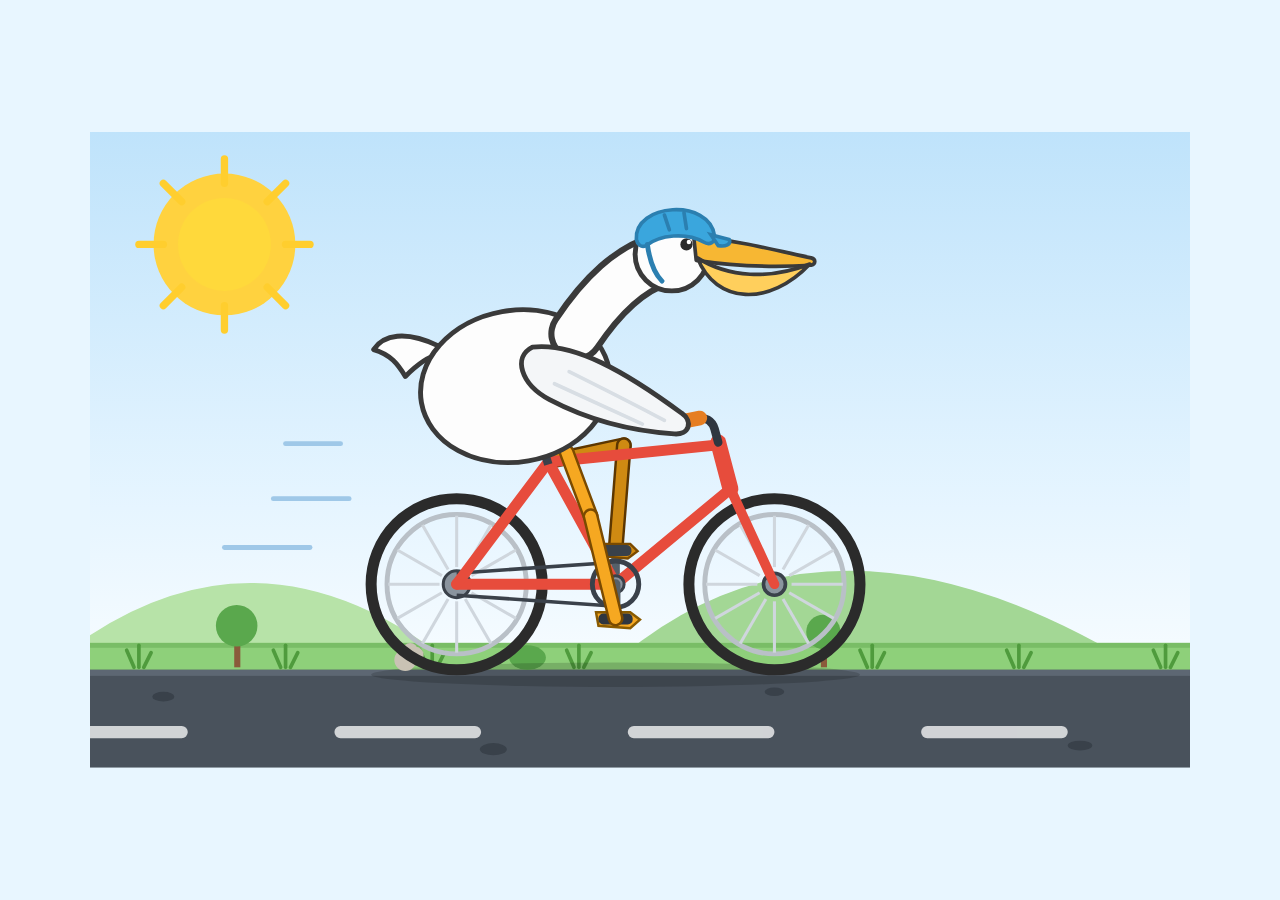
<file: results/1fbc736d3d88/artwork.html>
<!DOCTYPE html>
<html lang="zh-CN">
<head>
<meta charset="UTF-8"/>
<meta name="viewport" content="width=device-width, initial-scale=1"/>
<title>鹈鹕骑自行车</title>
<style>
  html, body {
    margin: 0; height: 100%;
    display: flex; align-items: center; justify-content: center;
    background: #e8f6ff;
    font-family: system-ui, sans-serif;
  }
  svg { width: min(96vw, 1100px); height: auto; display: block; }

  @keyframes drift { from { transform: translateX(0); } to { transform: translateX(-1300px); } }
  .cloud { animation: drift linear infinite; }
  .cloud1 { animation-duration: 26s; animation-delay: -10s; }
  .cloud2 { animation-duration: 34s; animation-delay: -22s; }
  .cloud3 { animation-duration: 21s; animation-delay: -5s; }

  @keyframes sunspin { to { transform: rotate(360deg); } }
  .rays { transform-box: view-box; transform-origin: 110px 92px; animation: sunspin 30s linear infinite; }
  @keyframes glowpulse {
    0%, 100% { opacity: .15; transform: scale(1); }
    50%      { opacity: .4;  transform: scale(1.1); }
  }
  .glow { transform-box: view-box; transform-origin: 110px 92px; animation: glowpulse 3s ease-in-out infinite; }

  @keyframes bob { from { transform: translateY(0); } to { transform: translateY(-3px); } }
  .rider { animation: bob .6s ease-in-out infinite alternate; }

  @keyframes wheelspin { to { transform: rotate(360deg); } }
  .wheel-spin { animation: wheelspin .6s linear infinite; }
  .wheel-rear  { transform-box: view-box; transform-origin: 300px 370px; }
  .wheel-front { transform-box: view-box; transform-origin: 560px 370px; }

  @keyframes crank     { to { transform: rotate(360deg); } }
  @keyframes crank-rev { to { transform: rotate(-360deg); } }
  .crank   { transform-box: view-box; transform-origin: 430px 370px; animation: crank 1.2s linear infinite; }
  .counter { transform-box: view-box; animation: crank-rev 1.2s linear infinite; }

  @keyframes roadmove { from { transform: translateX(0); } to { transform: translateX(-240px); } }
  .road-move { animation: roadmove 1.2s linear infinite; }

  /* 腿部 IK：大腿绕髋关节、小腿绕膝关节 */
  .thigh-near { transform-box: view-box; transform-origin: 390px 262px; animation: thigh-near 1.2s linear infinite; }
  .shin-near  { transform-box: view-box; transform-origin: 409.6px 314.4px; animation: shin-near 1.2s linear infinite; }
  .thigh-far  { transform-box: view-box; transform-origin: 382px 268px; animation: thigh-far 1.2s linear infinite; }
  .shin-far   { transform-box: view-box; transform-origin: 436.8px 256.3px; animation: shin-far 1.2s linear infinite; }

  @keyframes thigh-near {
    0%, 100% { transform: rotate(0deg); }
    8.3333% { transform: rotate(-13.5deg); }
    16.6667% { transform: rotate(-24.73deg); }
    25.0% { transform: rotate(-37.49deg); }
    33.3333% { transform: rotate(-52.13deg); }
    41.6667% { transform: rotate(-66.28deg); }
    50.0% { transform: rotate(-74.12deg); }
    58.3333% { transform: rotate(-71.76deg); }
    66.6667% { transform: rotate(-60.79deg); }
    75.0% { transform: rotate(-44.38deg); }
    83.3333% { transform: rotate(-24.46deg); }
    91.6667% { transform: rotate(-2.53deg); }
  }
  @keyframes shin-near {
    0%, 100% { transform: rotate(0deg); }
    8.3333% { transform: rotate(30.77deg); }
    16.6667% { transform: rotate(54.66deg); }
    25.0% { transform: rotate(75.58deg); }
    33.3333% { transform: rotate(91.84deg); }
    41.6667% { transform: rotate(100.35deg); }
    50.0% { transform: rotate(98.43deg); }
    58.3333% { transform: rotate(86.77deg); }
    66.6667% { transform: rotate(68.57deg); }
    75.0% { transform: rotate(46.49deg); }
    83.3333% { transform: rotate(21.5deg); }
    91.6667% { transform: rotate(-5.42deg); }
  }
  @keyframes thigh-far {
    0%, 100% { transform: rotate(0deg); }
    8.3333% { transform: rotate(3.89deg); }
    16.6667% { transform: rotate(15.76deg); }
    25.0% { transform: rotate(32.2deg); }
    33.3333% { transform: rotate(50.55deg); }
    41.6667% { transform: rotate(66.14deg); }
    50.0% { transform: rotate(66.17deg); }
    58.3333% { transform: rotate(58.25deg); }
    66.6667% { transform: rotate(47.92deg); }
    75.0% { transform: rotate(35.21deg); }
    83.3333% { transform: rotate(20.36deg); }
    91.6667% { transform: rotate(6.51deg); }
  }
  @keyframes shin-far {
    0%, 100% { transform: rotate(0deg); }
    8.3333% { transform: rotate(-12.77deg); }
    16.6667% { transform: rotate(-31.22deg); }
    25.0% { transform: rotate(-52.5deg); }
    33.3333% { transform: rotate(-74.33deg); }
    41.6667% { transform: rotate(-90.43deg); }
    50.0% { transform: rotate(-80.8deg); }
    58.3333% { transform: rotate(-59.55deg); }
    66.6667% { transform: rotate(-37.83deg); }
    75.0% { transform: rotate(-18.22deg); }
    83.3333% { transform: rotate(-3.25deg); }
    91.6667% { transform: rotate(3.63deg); }
  }

  @keyframes dust {
    0%   { opacity: 0; transform: translate(0, 0) scale(.4); }
    25%  { opacity: .5; }
    100% { opacity: 0; transform: translate(-48px, -30px) scale(1.4); }
  }
  .dust { animation: dust 1.2s ease-out infinite; }

  @keyframes swoosh {
    0%   { opacity: 0; transform: translateX(24px); }
    40%  { opacity: .8; }
    100% { opacity: 0; transform: translateX(-34px); }
  }
  .swoosh line { animation: swoosh 1.1s linear infinite; }
</style>
</head>
<body>
<svg viewBox="0 0 900 520" role="img" aria-label="一只鹈鹕骑自行车的动画">
  <defs>
    <linearGradient id="sky" x1="0" y1="0" x2="0" y2="1">
      <stop offset="0%" stop-color="#bfe3fb"/>
      <stop offset="70%" stop-color="#e6f5ff"/>
      <stop offset="100%" stop-color="#f7fcff"/>
    </linearGradient>
  </defs>

  <!-- ============ 背景 ============ -->
  <rect x="0" y="0" width="900" height="440" fill="url(#sky)"/>

  <!-- 太阳 -->
  <g>
    <circle class="glow" cx="110" cy="92" r="58" fill="#ffd23f"/>
    <g class="rays" stroke="#ffce2e" stroke-width="6" stroke-linecap="round">
      <line x1="110" y1="22" x2="110" y2="42"/>
      <line x1="110" y1="142" x2="110" y2="162"/>
      <line x1="40" y1="92" x2="60" y2="92"/>
      <line x1="160" y1="92" x2="180" y2="92"/>
      <line x1="60" y1="42" x2="75" y2="57"/>
      <line x1="145" y1="127" x2="160" y2="142"/>
      <line x1="160" y1="42" x2="145" y2="57"/>
      <line x1="75" y1="127" x2="60" y2="142"/>
    </g>
    <circle cx="110" cy="92" r="38" fill="#ffd93b"/>
  </g>

  <!-- 云 -->
  <g transform="translate(980,70) scale(.9)">
    <g class="cloud cloud1" fill="#ffffff" opacity=".95">
      <ellipse cx="0" cy="0" rx="30" ry="20"/><ellipse cx="34" cy="-9" rx="26" ry="19"/>
      <ellipse cx="64" cy="2" rx="24" ry="17"/><rect x="-28" y="-6" width="110" height="26" rx="13"/>
    </g>
  </g>
  <g transform="translate(1040,120) scale(.7)">
    <g class="cloud cloud2" fill="#ffffff" opacity=".9">
      <ellipse cx="0" cy="0" rx="30" ry="20"/><ellipse cx="34" cy="-9" rx="26" ry="19"/>
      <ellipse cx="64" cy="2" rx="24" ry="17"/><rect x="-28" y="-6" width="110" height="26" rx="13"/>
    </g>
  </g>
  <g transform="translate(1000,55) scale(1.05)">
    <g class="cloud cloud3" fill="#ffffff" opacity=".85">
      <ellipse cx="0" cy="0" rx="30" ry="20"/><ellipse cx="34" cy="-9" rx="26" ry="19"/>
      <ellipse cx="64" cy="2" rx="24" ry="17"/><rect x="-28" y="-6" width="110" height="26" rx="13"/>
    </g>
  </g>

  <!-- 远山 -->
  <path d="M -40 442 Q 130 296 305 442 Z" fill="#b7e3a8"/>
  <path d="M 420 442 Q 600 276 865 442 Z" fill="#a3d795"/>

  <!-- 草地 -->
  <rect x="0" y="418" width="900" height="24" fill="#8ed07a"/>
  <rect x="0" y="418" width="900" height="4" fill="#79bd66"/>

  <!-- 速度线 -->
  <g class="swoosh" stroke="#9fc8e8" stroke-width="4" stroke-linecap="round">
    <line x1="150" y1="300" x2="212" y2="300"/>
    <line x1="110" y1="340" x2="180" y2="340" style="animation-delay:.35s"/>
    <line x1="160" y1="255" x2="205" y2="255" style="animation-delay:.7s"/>
  </g>

  <!-- ============ 马路 ============ -->
  <rect x="0" y="440" width="900" height="80" fill="#49525c"/>
  <rect x="0" y="440" width="900" height="5" fill="#5d6773"/>
  <g class="road-move">
    <g fill="#ffffff" opacity=".75">
      <rect x="-40" y="486" width="120" height="10" rx="5"/>
      <rect x="200" y="486" width="120" height="10" rx="5"/>
      <rect x="440" y="486" width="120" height="10" rx="5"/>
      <rect x="680" y="486" width="120" height="10" rx="5"/>
      <rect x="920" y="486" width="120" height="10" rx="5"/>
    </g>
    <g fill="#39414a">
      <ellipse cx="60"  cy="462" rx="9" ry="4"/>
      <ellipse cx="330" cy="505" rx="11" ry="5"/>
      <ellipse cx="560" cy="458" rx="8" ry="3.5"/>
      <ellipse cx="810" cy="502" rx="10" ry="4"/>
    </g>
  </g>

  <!-- 路边景物（与马路同步移动） -->
  <g class="road-move">
    <g stroke="#4f9b3d" stroke-width="3" stroke-linecap="round" fill="none">
      <path d="M 36 438 L 30 424"/><path d="M 40 438 L 40 420"/><path d="M 44 438 L 50 426"/>
      <path d="M 156 438 L 150 424"/><path d="M 160 438 L 160 420"/><path d="M 164 438 L 170 426"/>
      <path d="M 276 438 L 270 424"/><path d="M 280 438 L 280 420"/><path d="M 284 438 L 290 426"/>
      <path d="M 396 438 L 390 424"/><path d="M 400 438 L 400 420"/><path d="M 404 438 L 410 426"/>
      <path d="M 636 438 L 630 424"/><path d="M 640 438 L 640 420"/><path d="M 644 438 L 650 426"/>
      <path d="M 756 438 L 750 424"/><path d="M 760 438 L 760 420"/><path d="M 764 438 L 770 426"/>
      <path d="M 876 438 L 870 424"/><path d="M 880 438 L 880 420"/><path d="M 884 438 L 890 426"/>
    </g>
    <g>
      <rect x="118" y="412" width="5" height="26" fill="#8a5a3b"/>
      <circle cx="120" cy="404" r="17" fill="#5aa84d"/>
      <ellipse cx="358" cy="430" rx="15" ry="10" fill="#5aa84d"/>
      <rect x="598" y="416" width="5" height="22" fill="#8a5a3b"/>
      <circle cx="600" cy="409" r="14" fill="#5aa84d"/>
    </g>
  </g>

  <!-- 影子 -->
  <ellipse cx="430" cy="444" rx="200" ry="10" fill="#000000" opacity=".16"/>

  <!-- 尘土 -->
  <g fill="#c9c2b4">
    <circle class="dust" cx="266" cy="428" r="7"/>
    <circle class="dust" cx="258" cy="432" r="9" style="animation-delay:-.4s"/>
    <circle class="dust" cx="262" cy="424" r="6" style="animation-delay:-.8s"/>
  </g>

  <!-- ============ 自行车 ============ -->
  <!-- 后轮 -->
  <g>
    <circle cx="300" cy="370" r="70" fill="none" stroke="#2b2b2b" stroke-width="9"/>
    <circle cx="300" cy="370" r="57" fill="none" stroke="#b9c0c7" stroke-width="4"/>
    <g class="wheel-spin wheel-rear" stroke="#cfd6dd" stroke-width="2.5">
      <line x1="314.0" y1="370.0" x2="356.0" y2="370.0"/>
      <line x1="312.1" y1="377.0" x2="348.5" y2="398.0"/>
      <line x1="307.0" y1="382.1" x2="328.0" y2="418.5"/>
      <line x1="300.0" y1="384.0" x2="300.0" y2="426.0"/>
      <line x1="293.0" y1="382.1" x2="272.0" y2="418.5"/>
      <line x1="287.9" y1="377.0" x2="251.5" y2="398.0"/>
      <line x1="286.0" y1="370.0" x2="244.0" y2="370.0"/>
      <line x1="287.9" y1="363.0" x2="251.5" y2="342.0"/>
      <line x1="293.0" y1="357.9" x2="272.0" y2="321.5"/>
      <line x1="300.0" y1="356.0" x2="300.0" y2="314.0"/>
      <line x1="307.0" y1="357.9" x2="328.0" y2="321.5"/>
      <line x1="312.1" y1="363.0" x2="348.5" y2="342.0"/>
    </g>
    <circle cx="300" cy="370" r="9" fill="#8a949e" stroke="#3a414a" stroke-width="3"/>
  </g>

  <!-- 前轮 -->
  <g>
    <circle cx="560" cy="370" r="70" fill="none" stroke="#2b2b2b" stroke-width="9"/>
    <circle cx="560" cy="370" r="57" fill="none" stroke="#b9c0c7" stroke-width="4"/>
    <g class="wheel-spin wheel-front" stroke="#cfd6dd" stroke-width="2.5">
      <line x1="574.0" y1="370.0" x2="616.0" y2="370.0"/>
      <line x1="572.1" y1="377.0" x2="608.5" y2="398.0"/>
      <line x1="567.0" y1="382.1" x2="588.0" y2="418.5"/>
      <line x1="560.0" y1="384.0" x2="560.0" y2="426.0"/>
      <line x1="553.0" y1="382.1" x2="532.0" y2="418.5"/>
      <line x1="547.9" y1="377.0" x2="511.5" y2="398.0"/>
      <line x1="546.0" y1="370.0" x2="504.0" y2="370.0"/>
      <line x1="547.9" y1="363.0" x2="511.5" y2="342.0"/>
      <line x1="553.0" y1="357.9" x2="532.0" y2="321.5"/>
      <line x1="560.0" y1="356.0" x2="560.0" y2="314.0"/>
      <line x1="567.0" y1="357.9" x2="588.0" y2="321.5"/>
      <line x1="572.1" y1="363.0" x2="608.5" y2="342.0"/>
    </g>
    <circle cx="560" cy="370" r="9" fill="#8a949e" stroke="#3a414a" stroke-width="3"/>
  </g>

  <!-- 飞轮与链条 -->
  <circle cx="300" cy="370" r="11" fill="#8a949e" stroke="#3a414a" stroke-width="2.5"/>
  <line x1="300" y1="361" x2="430" y2="352" stroke="#3a414a" stroke-width="3"/>
  <line x1="300" y1="379" x2="430" y2="388" stroke="#3a414a" stroke-width="3"/>

  <!-- 远侧腿（在车架后面） -->
  <g class="thigh-far" stroke-linecap="round" fill="none">
    <line x1="382" y1="268" x2="436.8" y2="256.3" stroke="#5c3600" stroke-width="13"/>
    <line x1="382" y1="268" x2="436.8" y2="256.3" stroke="#cf8a12" stroke-width="9"/>
    <g class="shin-far">
      <line x1="436.8" y1="256.3" x2="430" y2="342" stroke="#5c3600" stroke-width="13"/>
      <line x1="436.8" y1="256.3" x2="430" y2="342" stroke="#cf8a12" stroke-width="9"/>
    </g>
  </g>

  <!-- 远侧曲柄、脚踏、脚掌 -->
  <g class="crank">
    <line x1="430" y1="370" x2="430" y2="342" stroke="#556069" stroke-width="7" stroke-linecap="round"/>
    <path d="M 417 337 L 442 337 L 448 343 L 440 349 L 419 347 Z" fill="#cf8a12" stroke="#7a4a00" stroke-width="2"
          class="counter" style="transform-origin:430px 342px"/>
    <rect x="417" y="338" width="26" height="9" rx="4" fill="#39414a"
          class="counter" style="transform-origin:430px 342px"/>
  </g>

  <!-- 车架 -->
  <g stroke="#e74c3c" stroke-linecap="round" fill="none">
    <line x1="300" y1="370" x2="430" y2="370" stroke-width="9"/>
    <line x1="300" y1="370" x2="375" y2="270" stroke-width="9"/>
    <line x1="430" y1="370" x2="375" y2="270" stroke-width="9"/>
    <line x1="375" y1="270" x2="514" y2="256" stroke-width="9"/>
    <line x1="430" y1="370" x2="524" y2="292" stroke-width="9"/>
    <line x1="514" y1="254" x2="524" y2="292" stroke-width="13"/>
    <line x1="524" y1="292" x2="560" y2="370" stroke-width="8"/>
  </g>

  <!-- 车座与车把 -->
  <line x1="375" y1="272" x2="368" y2="250" stroke="#3a414a" stroke-width="7"/>
  <ellipse cx="364" cy="247" rx="25" ry="8" fill="#2f3640" transform="rotate(-8 364 247)"/>
  <path d="M 514 254 L 511 243 C 509 236 503 233 496 234 L 484 237" stroke="#2f3640" stroke-width="7" fill="none" stroke-linecap="round"/>
  <line x1="499" y1="234" x2="484" y2="237" stroke="#e67e22" stroke-width="12" stroke-linecap="round"/>

  <!-- 近侧曲柄、链轮、脚踏、脚掌 -->
  <g class="crank">
    <circle cx="430" cy="370" r="19" fill="none" stroke="#3a414a" stroke-width="4"/>
    <circle cx="430" cy="370" r="7" fill="#8a949e" stroke="#3a414a" stroke-width="2.5"/>
    <line x1="430" y1="370" x2="430" y2="398" stroke="#556069" stroke-width="8" stroke-linecap="round"/>
    <path d="M 414 393 L 442 393 L 450 399 L 442 406 L 416 404 Z" fill="#f6a821" stroke="#8a5b00" stroke-width="2"
          class="counter" style="transform-origin:430px 398px"/>
    <rect x="416" y="394" width="28" height="9" rx="4" fill="#2f3640"
          class="counter" style="transform-origin:430px 398px"/>
  </g>

  <!-- 近侧腿 -->
  <g class="thigh-near" stroke-linecap="round" fill="none">
    <line x1="390" y1="262" x2="409.6" y2="314.4" stroke="#7a4a00" stroke-width="13"/>
    <line x1="390" y1="262" x2="409.6" y2="314.4" stroke="#f6a821" stroke-width="9"/>
    <g class="shin-near">
      <line x1="409.6" y1="314.4" x2="430" y2="398" stroke="#7a4a00" stroke-width="13"/>
      <line x1="409.6" y1="314.4" x2="430" y2="398" stroke="#f6a821" stroke-width="9"/>
    </g>
  </g>

  <!-- ============ 鹈鹕 ============ -->
  <g class="rider">
    <!-- 尾羽 -->
    <path d="M 285 175 C 258 162 240 166 232 178 C 246 182 252 190 258 200 C 266 192 276 184 285 182 Z"
          fill="#fdfdfd" stroke="#3a3a3a" stroke-width="4" stroke-linejoin="round"/>
    <!-- 身体 -->
    <ellipse cx="348" cy="208" rx="78" ry="62" fill="#fdfdfd" stroke="#3a3a3a" stroke-width="4"
             transform="rotate(-10 348 208)"/>
    <!-- 脖子 -->
    <path d="M 398 165 C 420 132 442 112 468 104" fill="none" stroke="#3a3a3a" stroke-width="46" stroke-linecap="round"/>
    <path d="M 398 165 C 420 132 442 112 468 104" fill="none" stroke="#fdfdfd" stroke-width="36" stroke-linecap="round"/>
    <!-- 头 -->
    <circle cx="476" cy="100" r="30" fill="#fdfdfd" stroke="#3a3a3a" stroke-width="4"/>
    <!-- 喙 -->
    <path d="M 494 86 C 528 88 562 97 590 103 C 594 104 594 108 590 109 C 558 111 522 109 496 105 Z"
          fill="#f7b733" stroke="#3a3a3a" stroke-width="3" stroke-linejoin="round"/>
    <path d="M 497 103 C 512 141 556 143 589 108 C 556 121 522 119 497 103 Z"
          fill="#ffcf5c" stroke="#3a3a3a" stroke-width="3" stroke-linejoin="round"/>
    <!-- 眼睛 -->
    <circle cx="488" cy="92" r="5" fill="#2b2b2b"/>
    <circle cx="490" cy="90" r="1.8" fill="#ffffff"/>
    <!-- 头盔 -->
    <path d="M 447 88 C 445 58 507 54 511 85 C 512 90 507 93 502 90 C 488 82 466 84 455 93 C 451 95 448 92 447 88 Z"
          fill="#3aa6dd" stroke="#2b7fb0" stroke-width="3"/>
    <path d="M 508 84 L 523 88 C 525 92 520 94 514 93 Z" fill="#3aa6dd" stroke="#2b7fb0" stroke-width="3"/>
    <line x1="470" y1="68" x2="474" y2="80" stroke="#2b7fb0" stroke-width="3" stroke-linecap="round"/>
    <line x1="486" y1="66" x2="488" y2="79" stroke="#2b7fb0" stroke-width="3" stroke-linecap="round"/>
    <path d="M 456 92 C 458 106 462 116 468 122" stroke="#2b7fb0" stroke-width="4" fill="none" stroke-linecap="round"/>
    <!-- 翅膀扶车把 -->
    <path d="M 362 176 C 396 172 438 196 484 230 C 494 237 490 248 478 247 C 448 245 412 238 376 219 C 352 206 346 184 362 176 Z"
          fill="#f4f6f8" stroke="#3a3a3a" stroke-width="4" stroke-linejoin="round"/>
    <path d="M 392 196 C 420 210 448 224 470 236" stroke="#d8dee4" stroke-width="3" fill="none" stroke-linecap="round"/>
    <path d="M 380 206 C 404 217 430 229 452 239" stroke="#d8dee4" stroke-width="3" fill="none" stroke-linecap="round"/>
  </g>
</svg>
</body>
</html>
</file>
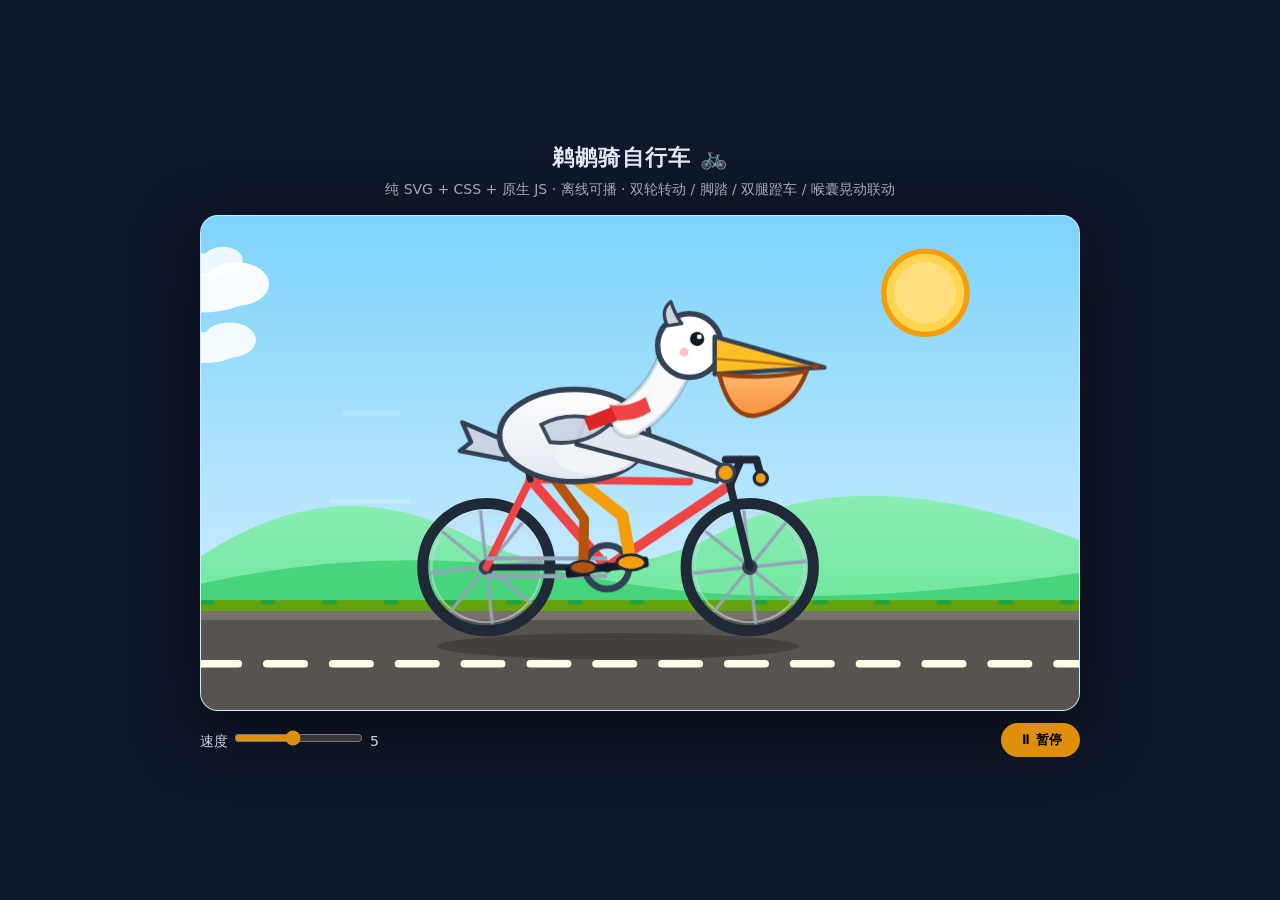
<file: results/89562d47381b/artwork.html>
<!DOCTYPE html>
<html lang="zh-CN">
<head>
<meta charset="UTF-8">
<meta name="viewport" content="width=device-width, initial-scale=1.0">
<title>鹈鹕骑自行车 · SVG 2D 动画</title>
<style>
  * { box-sizing: border-box; }
  body {
    margin: 0;
    min-height: 100vh;
    display: flex;
    flex-direction: column;
    align-items: center;
    justify-content: center;
    background: #0f172a;
    font-family: system-ui, -apple-system, "PingFang SC", "Microsoft YaHei", sans-serif;
    color: #e2e8f0;
    padding: 24px;
  }
  h1 { margin: 0 0 8px; font-size: 22px; letter-spacing: .05em; }
  p.sub { margin: 0 0 16px; opacity: .7; font-size: 14px; }
  .stage {
    width: min(880px, 96vw);
    border-radius: 18px;
    overflow: hidden;
    box-shadow: 0 20px 60px rgba(0,0,0,.5);
    border: 1px solid rgba(255,255,255,.15);
    background: #bee8fa;
  }
  svg { display: block; width: 100%; height: auto; }
  .panel {
    width: min(880px, 96vw);
    margin-top: 12px;
    display: flex;
    gap: 12px;
    align-items: center;
    justify-content: space-between;
    font-size: 14px;
    opacity: .9;
  }
  .panel input { accent-color: #f59e0b; }
  button {
    background: #f59e0b;
    border: none;
    border-radius: 999px;
    padding: 8px 18px;
    font-weight: 700;
    cursor: pointer;
  }

  /* ---- 纯 CSS 动画部分（云、路、身体起伏、喉囊晃动） ---- */
  .cloud1 { animation: drift1 14s linear infinite; }
  .cloud2 { animation: drift2 22s linear infinite; }
  .cloud3 { animation: drift3 18s linear infinite; }
  @keyframes drift1 {
    from { transform: translateX(820px); }
    to   { transform: translateX(-220px); }
  }
  @keyframes drift2 {
    from { transform: translateX(900px); }
    to   { transform: translateX(-260px); }
  }
  @keyframes drift3 {
    from { transform: translateX(860px); }
    to   { transform: translateX(-200px); }
  }
  .dash {
    stroke-dasharray: 34 26;
    animation: road 0.7s linear infinite;
  }
  @keyframes road {
    to { stroke-dashoffset: -60; }
  }
  .bob {
    animation: bob 1s ease-in-out infinite;
  }
  @keyframes bob {
    0%,100% { transform: translateY(0); }
    50% { transform: translateY(-5px); }
  }
  .pouch {
    transform-box: fill-box;
    transform-origin: top center;
    animation: pouch 1s ease-in-out infinite;
  }
  @keyframes pouch {
    0%,100% { transform: rotate(0deg) scaleY(1); }
    50% { transform: rotate(-2.5deg) scaleY(1.06); }
  }
  .wing-wave {
    transform-box: fill-box;
    transform-origin: left center;
    animation: wing 1s ease-in-out infinite;
  }
  @keyframes wing {
    0%,100% { transform: rotate(0deg); }
    50% { transform: rotate(-6deg); }
  }
  .neck-bob {
    animation: neckBob 1s ease-in-out infinite;
  }
  @keyframes neckBob {
    0%,100% { transform: translateY(0); }
    50% { transform: translateY(-2.5px); }
  }
  .grass {
    animation: road 0.7s linear infinite;
  }
  .wheel-spin, .crank-spin { will-change: transform; }
</style>
</head>
<body>
<h1>鹈鹕骑自行车 🚲</h1>
<p class="sub">纯 SVG + CSS + 原生 JS · 离线可播 · 双轮转动 / 脚踏 / 双腿蹬车 / 喉囊晃动联动</p>

<div class="stage">
<svg viewBox="0 0 800 450" xmlns="http://www.w3.org/2000/svg" role="img" aria-label="鹈鹕骑自行车动画">
  <defs>
    <linearGradient id="sky" x1="0" y1="0" x2="0" y2="1">
      <stop offset="0" stop-color="#7DD3FC"/>
      <stop offset=".62" stop-color="#BAE6FD"/>
      <stop offset="1" stop-color="#E0F2FE"/>
    </linearGradient>
    <linearGradient id="hillFar" x1="0" y1="0" x2="0" y2="1">
      <stop offset="0" stop-color="#86EFAC"/>
      <stop offset="1" stop-color="#4ADE80"/>
    </linearGradient>
    <linearGradient id="pouchGrad" x1="0" y1="0" x2="0" y2="1">
      <stop offset="0" stop-color="#FDBA74"/>
      <stop offset="1" stop-color="#FB923C"/>
    </linearGradient>
    <linearGradient id="bodyGrad" x1="0" y1="0" x2="0" y2="1">
      <stop offset="0" stop-color="#FFFFFF"/>
      <stop offset="1" stop-color="#E2E8F0"/>
    </linearGradient>
  </defs>

  <!-- 天空 -->
  <rect x="0" y="0" width="800" height="450" fill="url(#sky)"/>
  <circle cx="660" cy="70" r="38" fill="#FFD54F" stroke="#F59E0B" stroke-width="5"/>
  <circle cx="660" cy="70" r="28" fill="#FFE082" opacity=".9"/>

  <!-- 云 -->
  <g class="cloud1" opacity=".95">
    <ellipse cx="0" cy="70" rx="46" ry="18" fill="#fff"/>
    <ellipse cx="32" cy="62" rx="30" ry="20" fill="#fff"/>
    <ellipse cx="-30" cy="63" rx="26" ry="16" fill="#fff"/>
  </g>
  <g class="cloud2" opacity=".9">
    <ellipse cx="0" cy="120" rx="38" ry="14" fill="#fff"/>
    <ellipse cx="26" cy="113" rx="24" ry="16" fill="#fff"/>
  </g>
  <g class="cloud3" opacity=".85">
    <ellipse cx="0" cy="45" rx="28" ry="11" fill="#fff"/>
    <ellipse cx="20" cy="40" rx="18" ry="12" fill="#fff"/>
  </g>

  <!-- 远山 -->
  <path d="M0,310 Q120,230 240,290 T480,285 T800,295 L800,450 L0,450 Z" fill="url(#hillFar)" opacity=".9"/>
  <path d="M0,335 Q180,295 360,330 T800,325 L800,450 L0,450 Z" fill="#22C55E" opacity=".55"/>

  <!-- 地面 -->
  <rect x="0" y="350" width="800" height="100" fill="#86c06c"/>
  <rect x="0" y="350" width="800" height="10" fill="#65a30d"/>
  <rect x="0" y="360" width="800" height="90" fill="#57534E"/>
  <rect x="0" y="360" width="800" height="8" fill="#78716c"/>
  <!-- 路面中线（滚动） -->
  <line class="dash" x1="0" y1="408" x2="800" y2="408" stroke="#FEFCE8" stroke-width="7" stroke-linecap="round"/>
  <!-- 路边小草（滚动） -->
  <g class="grass" stroke="#16A34A" stroke-width="4" stroke-linecap="round" stroke-dasharray="10 46" opacity=".9">
    <line x1="0" y1="352" x2="800" y2="352"/>
  </g>

  <!-- ====== 车 + 鹈鹕整体（上下起伏） ====== -->
  <g class="bob">
  <g id="rider">
    <!-- 阴影 -->
    <ellipse cx="380" cy="392" rx="165" ry="12" fill="rgba(0,0,0,.22)"/>

    <!-- 后轮 -->
    <g>
      <circle cx="260" cy="320" r="58" fill="none" stroke="#1F2937" stroke-width="10"/>
      <circle cx="260" cy="320" r="50" fill="none" stroke="#CBD5E1" stroke-width="2" opacity=".6"/>
      <g id="rearSpokes" class="wheel-spin">
        <g stroke="#94A3B8" stroke-width="3">
          <line x1="260" y1="320" x2="260" y2="268"/>
          <line x1="260" y1="320" x2="260" y2="372"/>
          <line x1="260" y1="320" x2="208" y2="320"/>
          <line x1="260" y1="320" x2="312" y2="320"/>
          <line x1="260" y1="320" x2="223" y2="283"/>
          <line x1="260" y1="320" x2="297" y2="357"/>
          <line x1="260" y1="320" x2="223" y2="357"/>
          <line x1="260" y1="320" x2="297" y2="283"/>
        </g>
        <circle cx="260" cy="320" r="7" fill="#334155"/>
      </g>
    </g>

    <!-- 前轮 -->
    <g>
      <circle cx="500" cy="320" r="58" fill="none" stroke="#1F2937" stroke-width="10"/>
      <circle cx="500" cy="320" r="50" fill="none" stroke="#CBD5E1" stroke-width="2" opacity=".6"/>
      <g id="frontSpokes" class="wheel-spin">
        <g stroke="#94A3B8" stroke-width="3">
          <line x1="500" y1="320" x2="500" y2="268"/>
          <line x1="500" y1="320" x2="500" y2="372"/>
          <line x1="500" y1="320" x2="448" y2="320"/>
          <line x1="500" y1="320" x2="552" y2="320"/>
          <line x1="500" y1="320" x2="463" y2="283"/>
          <line x1="500" y1="320" x2="537" y2="357"/>
          <line x1="500" y1="320" x2="463" y2="357"/>
          <line x1="500" y1="320" x2="537" y2="283"/>
        </g>
        <circle cx="500" cy="320" r="7" fill="#334155"/>
      </g>
    </g>

    <!-- 车架 -->
    <g stroke-linecap="round" stroke-linejoin="round" fill="none">
      <!-- 下管 / 上管 / 立管 / 后下叉 / 前叉 -->
      <line x1="260" y1="320" x2="370" y2="320" stroke="#1F2937" stroke-width="6"/>
      <line x1="370" y1="320" x2="482" y2="245" stroke="#EF4444" stroke-width="9"/>
      <line x1="300" y1="240" x2="370" y2="320" stroke="#EF4444" stroke-width="9"/>
      <line x1="260" y1="320" x2="300" y2="240" stroke="#EF4444" stroke-width="7"/>
      <line x1="300" y1="240" x2="445" y2="242" stroke="#EF4444" stroke-width="7"/>
      <line x1="482" y1="245" x2="500" y2="320" stroke="#1F2937" stroke-width="7"/>
      <line x1="300" y1="240" x2="295" y2="220" stroke="#1F2937" stroke-width="6"/>
    </g>
    <!-- 座垫 / 车把 -->
    <rect x="272" y="208" width="52" height="14" rx="7" fill="#1F2937"/>
    <g stroke="#1F2937" stroke-width="7" stroke-linecap="round" fill="none">
      <line x1="482" y1="245" x2="492" y2="222"/>
      <line x1="478" y1="222" x2="506" y2="222"/>
      <line x1="506" y1="222" x2="510" y2="236"/>
    </g>
    <circle cx="510" cy="239" r="6" fill="#F59E0B" stroke="#1F2937" stroke-width="3"/>

    <!-- 链条 + 牙盘 -->
    <line x1="260" y1="312" x2="370" y2="312" stroke="#94A3B8" stroke-width="4"/>
    <line x1="260" y1="328" x2="370" y2="328" stroke="#94A3B8" stroke-width="4"/>
    <circle cx="370" cy="320" r="20" fill="none" stroke="#334155" stroke-width="6"/>
    <circle cx="370" cy="320" r="5" fill="#334155"/>

    <!-- 曲柄 + 脚踏（JS 驱动旋转） -->
    <g id="crank" class="crank-spin">
      <line id="crankA" x1="370" y1="320" x2="392" y2="320" stroke="#111827" stroke-width="7" stroke-linecap="round"/>
      <line id="crankB" x1="370" y1="320" x2="348" y2="320" stroke="#111827" stroke-width="7" stroke-linecap="round"/>
      <rect id="pedalA" x="386" y="314" width="22" height="10" rx="3" fill="#111827"/>
      <rect id="pedalB" x="332" y="316" width="22" height="10" rx="3" fill="#111827"/>
    </g>

    <!-- ===== 鹈鹕腿（JS 每帧跟随脚踏，IK 简化） ===== -->
    <!-- 远侧腿（深色） -->
    <polyline id="legFar" points="" fill="none" stroke="#B45309" stroke-width="9" stroke-linecap="round" stroke-linejoin="round"/>
    <!-- 近侧腿（亮橙） -->
    <polyline id="legNear" points="" fill="none" stroke="#F59E0B" stroke-width="11" stroke-linecap="round" stroke-linejoin="round"/>
    <ellipse id="footFar" cx="0" cy="0" rx="12" ry="6" fill="#B45309" stroke="#1F2937" stroke-width="2"/>
    <ellipse id="footNear" cx="0" cy="0" rx="13" ry="7" fill="#F59E0B" stroke="#1F2937" stroke-width="2.5"/>

    <!-- ===== 鹈鹕身体 ===== -->
    <!-- 尾巴 -->
    <path d="M278,205 L238,188 L246,206 L236,214 L278,222 Z" fill="#CBD5E1" stroke="#334155" stroke-width="4" stroke-linejoin="round"/>
    <!-- 身体 -->
    <ellipse cx="340" cy="200" rx="68" ry="42" fill="url(#bodyGrad)" stroke="#334155" stroke-width="5"/>
    <ellipse cx="360" cy="218" rx="38" ry="18" fill="#F1F5F9" opacity=".9"/>
    <!-- 扶把的翅膀（手臂化） -->
    <g class="wing-wave">
      <path d="M350,185 Q410,195 476,228 L470,242 Q405,225 342,208 Z"
            fill="#E2E8F0" stroke="#334155" stroke-width="4" stroke-linejoin="round"/>
      <circle cx="478" cy="234" r="8" fill="#F59E0B" stroke="#334155" stroke-width="3"/>
    </g>
    <!-- 折叠的小翅 -->
    <path d="M310,190 Q340,175 372,190 Q350,210 318,206 Z" fill="#CBD5E1" stroke="#334155" stroke-width="3.5" opacity=".95"/>

    <!-- 脖子 + 头 -->
    <g class="neck-bob">
      <path d="M390,185 C415,170 425,150 433,132"
            fill="none" stroke="#FFFFFF" stroke-width="32" stroke-linecap="round"/>
      <path d="M390,185 C415,170 425,150 433,132"
            fill="none" stroke="#334155" stroke-width="36" stroke-linecap="round" opacity=".18"/>
      <path d="M390,185 C415,170 425,150 433,132"
            fill="none" stroke="#F8FAFC" stroke-width="28" stroke-linecap="round"/>
      <!-- 头 -->
      <circle cx="445" cy="118" r="29" fill="#FFFFFF" stroke="#334155" stroke-width="5"/>
      <!-- 头顶羽冠 -->
      <path d="M425,100 Q418,86 428,78 Q432,90 438,98 Z" fill="#CBD5E1" stroke="#334155" stroke-width="3" stroke-linejoin="round"/>
      <!-- 眼睛 -->
      <circle cx="452" cy="112" r="6.5" fill="#111827"/>
      <circle cx="454" cy="110" r="2.2" fill="#fff"/>
      <circle cx="440" cy="124" r="4" fill="#FDA4AF" opacity=".7"/>
      <!-- 上喙 -->
      <path d="M468,110 L568,138 L468,144 Z" fill="#FBBF24" stroke="#334155" stroke-width="4" stroke-linejoin="round"/>
      <line x1="468" y1="130" x2="568" y2="138" stroke="#92400E" stroke-width="2" opacity=".6"/>
      <!-- 喉囊（会晃） -->
      <path id="pouchPath" class="pouch" d="M472,144 Q515,150 552,141 Q540,175 505,182 Q482,184 472,144 Z"
            fill="url(#pouchGrad)" stroke="#92400E" stroke-width="4" stroke-linejoin="round"/>
      <!-- 鼻线 -->
      <circle cx="560" cy="137" r="3" fill="#92400E"/>
      <!-- 围巾（骑行感） -->
      <path d="M405,165 Q390,175 372,172 L376,186 Q395,188 410,178 Z" fill="#EF4444"/>
      <path d="M374,174 L348,182 L352,194 L378,187 Z" fill="#DC2626">
        <animateTransform attributeName="transform" type="rotate" values="0 374 174;-8 374 174;0 374 174" dur="0.5s" repeatCount="indefinite"/>
      </path>
    </g>
  </g>
  </g>

  <!-- 速度线 -->
  <g stroke="#fff" stroke-width="4" stroke-linecap="round" opacity=".7">
    <line x1="120" y1="220" x2="180" y2="220">
      <animate attributeName="x1" values="200;60" dur="0.6s" repeatCount="indefinite"/>
      <animate attributeName="x2" values="260;120" dur="0.6s" repeatCount="indefinite"/>
      <animate attributeName="opacity" values=".7;0" dur="0.6s" repeatCount="indefinite"/>
    </line>
    <line x1="90" y1="260" x2="160" y2="260">
      <animate attributeName="x1" values="180;40" dur="0.8s" repeatCount="indefinite"/>
      <animate attributeName="x2" values="250;110" dur="0.8s" repeatCount="indefinite"/>
      <animate attributeName="opacity" values=".6;0" dur="0.8s" repeatCount="indefinite"/>
    </line>
    <line x1="130" y1="180" x2="180" y2="180">
      <animate attributeName="x1" values="220;80" dur="0.7s" repeatCount="indefinite"/>
      <animate attributeName="x2" values="270;130" dur="0.7s" repeatCount="indefinite"/>
      <animate attributeName="opacity" values=".6;0" dur="0.7s" repeatCount="indefinite"/>
    </line>
  </g>
</svg>
</div>

<div class="panel">
  <label>速度 <input id="speed" type="range" min="1" max="10" value="5"> <span id="speedVal">5</span></label>
  <button id="toggle">⏸ 暂停</button>
</div>

<script>
(function(){
  const BB = {x:370, y:320};
  const CR = 22;
  const HIP_NEAR = {x:332, y:232};
  const HIP_FAR  = {x:318, y:234};

  const rear = document.getElementById('rearSpokes');
  const front = document.getElementById('frontSpokes');
  const crank = document.getElementById('crank');
  const legNear = document.getElementById('legNear');
  const legFar = document.getElementById('legFar');
  const footNear = document.getElementById('footNear');
  const footFar = document.getElementById('footFar');

  let angle = 0, running = true, speed = 5;

  const speedInput = document.getElementById('speed');
  const speedVal = document.getElementById('speedVal');
  const btn = document.getElementById('toggle');
  speedInput.addEventListener('input', e=>{
    speed = +e.target.value;
    speedVal.textContent = speed;
    // 路面滚动速度跟随
    document.querySelectorAll('.dash,.grass').forEach(el=>{
      el.style.animationDuration = (1.4 - speed*0.12).toFixed(2)+'s';
    });
  });
  btn.addEventListener('click', ()=>{
    running = !running;
    btn.textContent = running ? '⏸ 暂停' : '▶ 播放';
  });

  function kneePoint(hip, foot, bend){
    const mx = (hip.x + foot.x)/2;
    const my = (hip.y + foot.y)/2;
    // 膝盖向前凸
    return {x: mx + bend, y: my - 2};
  }

  function setLeg(poly, footEl, hip, foot, bend){
    const k = kneePoint(hip, foot, bend);
    poly.setAttribute('points', `${hip.x},${hip.y} ${k.x.toFixed(1)},${k.y.toFixed(1)} ${foot.x.toFixed(1)},${foot.y.toFixed(1)}`);
    footEl.setAttribute('cx', foot.x);
    footEl.setAttribute('cy', foot.y - 2);
  }

  function frame(){
    requestAnimationFrame(frame);
    if(!running) return;
    angle -= (1.5 + speed * 0.9); // 速度联动
    const rad = angle * Math.PI/180;

    // 轮组 + 曲柄
    rear.setAttribute('transform', `rotate(${angle} 260 320)`);
    front.setAttribute('transform', `rotate(${angle} 500 320)`);
    crank.setAttribute('transform', `rotate(${angle} ${BB.x} ${BB.y})`);

    // 两脚位置（相差180°），跟着曲柄半径走
    // 注意：因为曲柄组本身已旋转，这里直接用 angle 计算脚的世界坐标
    const a1 = rad, a2 = rad + Math.PI;
    const f1 = {x: BB.x + CR*Math.cos(a1), y: BB.y + CR*Math.sin(a1)};
    const f2 = {x: BB.x + CR*Math.cos(a2), y: BB.y + CR*Math.sin(a2)};

    // 近侧腿用 f1，远侧腿用 f2，膝盖弯曲方向不同以有层次
    setLeg(legFar, footFar, HIP_FAR, f2, 16);
    setLeg(legNear, footNear, HIP_NEAR, f1, 22);
  }
  frame();
})();
</script>
</body>
</html>
</file>
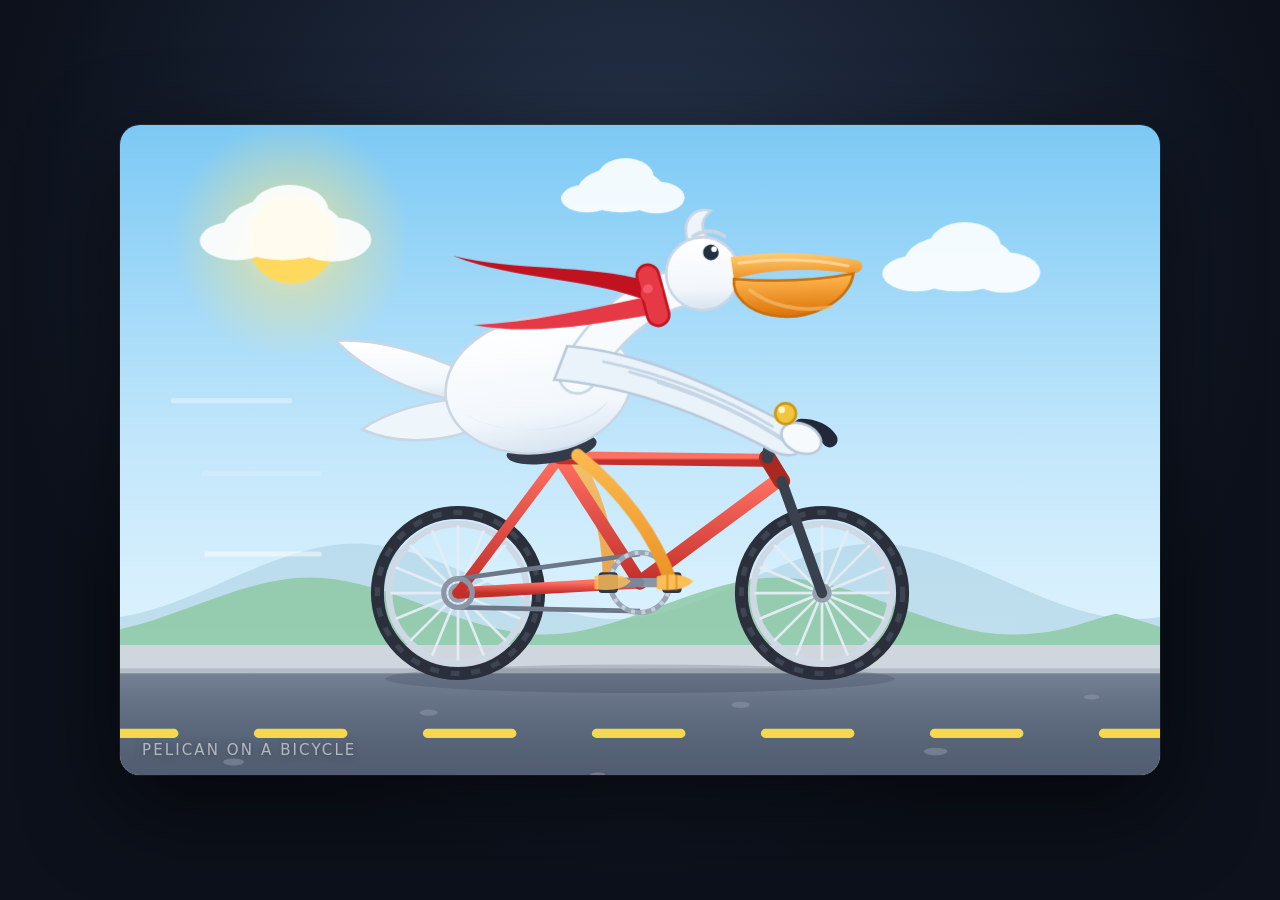
<file: results/ad3184984a90/artwork.html>
<!DOCTYPE html>
<html lang="zh-CN">
<head>
<meta charset="UTF-8">
<meta name="viewport" content="width=device-width, initial-scale=1">
<title>鹈鹕骑自行车 · SVG 动画</title>
<style>
  html, body { margin: 0; height: 100%; }
  body {
    display: flex; align-items: center; justify-content: center;
    background: radial-gradient(circle at 50% 25%, #26344c, #0c111b 70%);
    font-family: system-ui, -apple-system, "PingFang SC", "Helvetica Neue", sans-serif;
  }
  .stage {
    width: min(96vw, 1040px);
    aspect-ratio: 8 / 5;
    border-radius: 20px;
    overflow: hidden;
    position: relative;
    box-shadow: 0 30px 90px rgba(0,0,0,.6), 0 0 0 1px rgba(255,255,255,.09);
  }
  .stage svg { display: block; width: 100%; height: 100%; }
  .caption {
    position: absolute; left: 22px; bottom: 16px;
    color: #fff; opacity: .55;
    font-size: clamp(11px, 1.4vw, 15px);
    letter-spacing: .14em; text-transform: uppercase;
    text-shadow: 0 1px 6px rgba(0,0,0,.5);
    pointer-events: none;
  }
</style>
</head>
<body>
<div class="stage">
<svg viewBox="0 0 800 500" xmlns="http://www.w3.org/2000/svg" role="img" aria-label="一只鹈鹕骑着自行车向前飞驰">

  <defs>
    <linearGradient id="sky" x1="0" y1="0" x2="0" y2="1">
      <stop offset="0"   stop-color="#7cc9f5"/>
      <stop offset="0.5" stop-color="#c3e7fb"/>
      <stop offset="1"   stop-color="#f0fbff"/>
    </linearGradient>
    <radialGradient id="sunGlow">
      <stop offset="0"   stop-color="#fff6c4" stop-opacity=".95"/>
      <stop offset="0.45" stop-color="#ffe37a" stop-opacity=".40"/>
      <stop offset="1"   stop-color="#ffe37a" stop-opacity="0"/>
    </radialGradient>
    <linearGradient id="roadGrad" x1="0" y1="0" x2="0" y2="1">
      <stop offset="0" stop-color="#79879a"/>
      <stop offset="1" stop-color="#465162" stop-opacity=".5"/>
    </linearGradient>
    <linearGradient id="bodyGrad" x1="0" y1="0" x2="0" y2="1">
      <stop offset="0"   stop-color="#ffffff"/>
      <stop offset="0.7" stop-color="#f2f7fc"/>
      <stop offset="1"   stop-color="#d8e4f0"/>
    </linearGradient>
    <linearGradient id="beakGrad" x1="0" y1="0" x2="0" y2="1">
      <stop offset="0" stop-color="#ffce74"/>
      <stop offset="1" stop-color="#ef9226"/>
    </linearGradient>
    <linearGradient id="pouchGrad" x1="0" y1="0" x2="0" y2="1">
      <stop offset="0" stop-color="#ffb84f"/>
      <stop offset="1" stop-color="#dc7209"/>
    </linearGradient>
    <linearGradient id="frameGrad" x1="0" y1="0" x2="0" y2="1">
      <stop offset="0" stop-color="#ff7062"/>
      <stop offset="1" stop-color="#c22f2b"/>
    </linearGradient>
    <!-- userSpaceOnUse: 腿部路径的 d 每帧变化，用 bbox 单位会导致渐变抖动 -->
    <linearGradient id="legGrad" gradientUnits="userSpaceOnUse" x1="0" y1="240" x2="0" y2="380">
      <stop offset="0" stop-color="#ffbe55"/>
      <stop offset="1" stop-color="#e5891a"/>
    </linearGradient>

    <!-- 轮子（以原点为圆心） -->
    <g id="wheel">
      <circle r="62" fill="none" stroke="#2a2f3b" stroke-width="10"/>
      <circle r="62" fill="none" stroke="#3d4553" stroke-width="4" stroke-dasharray="7 9"/>
      <circle r="53" fill="none" stroke="#cfd9e5" stroke-width="5"/>
      <g stroke="#e6edf6" stroke-width="2.1" opacity=".95">
        <line x1="-52" y1="0"     x2="52"  y2="0"/>
        <line x1="0"   y1="-52"   x2="0"   y2="52"/>
        <line x1="-36.8" y1="-36.8" x2="36.8" y2="36.8"/>
        <line x1="36.8"  y1="-36.8" x2="-36.8" y2="36.8"/>
        <line x1="-19.9" y1="-48.1" x2="19.9" y2="48.1"/>
        <line x1="19.9"  y1="-48.1" x2="-19.9" y2="48.1"/>
        <line x1="-48.1" y1="-19.9" x2="48.1" y2="19.9"/>
        <line x1="48.1"  y1="-19.9" x2="-48.1" y2="19.9"/>
      </g>
      <circle r="7.5" fill="#95a0b1"/>
      <circle r="3.5" fill="#5a6472"/>
    </g>

    <!-- 云朵 -->
    <g id="cloudShape">
      <ellipse cx="0"   cy="0"   rx="46" ry="24"/>
      <ellipse cx="38"  cy="8"   rx="30" ry="17"/>
      <ellipse cx="-36" cy="9"   rx="28" ry="15"/>
      <ellipse cx="5"   cy="-14" rx="30" ry="20"/>
    </g>
  </defs>

  <!-- ================= 背景 ================= -->
  <rect width="800" height="500" fill="url(#sky)"/>

  <circle cx="132" cy="88" r="92" fill="url(#sunGlow)"/>
  <circle cx="132" cy="88" r="34" fill="#ffd85e"/>

  <!-- 云层（无缝横向循环） -->
  <g fill="#ffffff" opacity=".9">
    <animateTransform attributeName="transform" type="translate"
                      values="0,0; -800,0" dur="60s" repeatCount="indefinite"/>
    <g transform="translate(140,80)"><use href="#cloudShape"/></g>
    <g transform="translate(400,50) scale(.72)"><use href="#cloudShape"/></g>
    <g transform="translate(660,106) scale(.92)"><use href="#cloudShape"/></g>
    <g transform="translate(940,80)"><use href="#cloudShape"/></g>
    <g transform="translate(1200,50) scale(.72)"><use href="#cloudShape"/></g>
    <g transform="translate(1460,106) scale(.92)"><use href="#cloudShape"/></g>
  </g>

  <!-- 远山（视差层 1） -->
  <g opacity=".55">
    <animateTransform attributeName="transform" type="translate"
                      values="0,0; -800,0" dur="46s" repeatCount="indefinite"/>
    <g fill="#a9cfe0">
      <path d="M0 380 C66 380 133 322 200 322 C267 322 333 380 400 380
               C466 380 533 322 600 322 C667 322 733 380 800 380 L800 440 L0 440 Z"/>
      <path d="M800 380 C866 380 933 322 1000 322 C1067 322 1133 380 1200 380
               C1266 380 1333 322 1400 322 C1467 322 1533 380 1600 380 L1600 440 L800 440 Z"/>
    </g>
  </g>

  <!-- 近山（视差层 2） -->
  <g opacity=".85">
    <animateTransform attributeName="transform" type="translate"
                      values="0,0; -800,0" dur="26s" repeatCount="indefinite"/>
    <g fill="#8fc9a6">
      <path d="M0 392 C60 392 120 348 180 348 C240 348 300 392 360 392
               C420 392 480 348 540 348 C600 348 660 392 720 392
               C760 392 780 380 800 376 L800 440 L0 440 Z"/>
      <path d="M800 376 C820 380 840 392 880 392 C940 392 1000 348 1060 348
               C1120 348 1180 392 1240 392 C1300 392 1360 348 1420 348
               C1480 348 1540 392 1600 392 L1600 440 L800 440 Z"/>
    </g>
  </g>

  <!-- 人行道 + 马路 -->
  <rect x="0" y="400" width="800" height="22" fill="#cfd6de"/>
  <rect x="0" y="418" width="800" height="4"  fill="#b3bcc7"/>
  <rect x="0" y="422" width="800" height="78" fill="#59657a"/>
  <rect x="0" y="422" width="800" height="78" fill="url(#roadGrad)" opacity=".85"/>

  <!-- 中线（高速滚动） -->
  <line x1="-20" y1="468" x2="820" y2="468" stroke="#f4d94f" stroke-width="7"
        stroke-linecap="round" stroke-dasharray="65 65">
    <animate attributeName="stroke-dashoffset" values="0; -130" dur="0.37s"
             repeatCount="indefinite" calcMode="linear"/>
  </line>

  <!-- 路面碎石（速度感） -->
  <g fill="#8c97a8" opacity=".55">
    <animateTransform attributeName="transform" type="translate"
                      values="0,0; -800,0" dur="2.3s" repeatCount="indefinite" calcMode="linear"/>
    <ellipse cx="60"  cy="446" rx="7" ry="2.4"/>
    <ellipse cx="210" cy="482" rx="9" ry="3"/>
    <ellipse cx="330" cy="440" rx="6" ry="2"/>
    <ellipse cx="470" cy="490" rx="8" ry="2.6"/>
    <ellipse cx="620" cy="452" rx="7" ry="2.4"/>
    <ellipse cx="750" cy="500" rx="6" ry="2"/>
    <ellipse cx="860"  cy="446" rx="7" ry="2.4"/>
    <ellipse cx="1010" cy="482" rx="9" ry="3"/>
    <ellipse cx="1130" cy="440" rx="6" ry="2"/>
    <ellipse cx="1270" cy="490" rx="8" ry="2.6"/>
    <ellipse cx="1420" cy="452" rx="7" ry="2.4"/>
    <ellipse cx="1550" cy="500" rx="6" ry="2"/>
  </g>

  <!-- 地面投影 -->
  <ellipse cx="400" cy="426" rx="196" ry="11" fill="#1b2130" opacity=".16"/>

  <!-- 速度线 -->
  <g stroke="#ffffff" stroke-width="4" stroke-linecap="round" fill="none">
    <line x1="52" y1="212" x2="140" y2="212">
      <animate attributeName="opacity" values="0;.75;0" dur="0.62s" repeatCount="indefinite"/>
      <animate attributeName="x1" values="72;32" dur="0.62s" repeatCount="indefinite"/>
      <animate attributeName="x2" values="160;122" dur="0.62s" repeatCount="indefinite"/>
    </line>
    <line x1="30" y1="268" x2="118" y2="268">
      <animate attributeName="opacity" values="0;.6;0" dur="0.62s" begin="-0.21s" repeatCount="indefinite"/>
      <animate attributeName="x1" values="70;24" dur="0.62s" begin="-0.21s" repeatCount="indefinite"/>
      <animate attributeName="x2" values="158;112" dur="0.62s" begin="-0.21s" repeatCount="indefinite"/>
    </line>
    <line x1="66" y1="330" x2="150" y2="330">
      <animate attributeName="opacity" values="0;.55;0" dur="0.62s" begin="-0.4s" repeatCount="indefinite"/>
      <animate attributeName="x1" values="86;40" dur="0.62s" begin="-0.4s" repeatCount="indefinite"/>
      <animate attributeName="x2" values="170;130" dur="0.62s" begin="-0.4s" repeatCount="indefinite"/>
    </line>
  </g>

  <!-- ================= 后腿（远端，在车身之后） ================= -->
  <g stroke="url(#legGrad)" stroke-width="9.5" stroke-linecap="round" fill="none" opacity=".82">
    <path d="M344,248 Q377,294 376,352">
      <animate attributeName="d" dur="1.1s" repeatCount="indefinite" calcMode="linear"
        keyTimes="0;.125;.25;.375;.5;.625;.75;.875;1"
        values="M344,248 Q377,294 376,352;
                M344,248 Q381,303 383,369;
                M344,248 Q389,306 400,376;
                M344,248 Q398,303 417,369;
                M344,248 Q401,294 424,352;
                M344,248 Q398,286 417,335;
                M344,248 Q389,282 400,328;
                M344,248 Q381,286 383,335;
                M344,248 Q377,294 376,352"/>
    </path>
  </g>

  <!-- ================= 车轮 ================= -->
  <g transform="translate(260,360)">
    <animateTransform attributeName="transform" type="rotate" values="0 0 0; 360 0 0"
                      dur="1.1s" repeatCount="indefinite" calcMode="linear" additive="sum"/>
    <use href="#wheel"/>
  </g>
  <g transform="translate(540,360)">
    <animateTransform attributeName="transform" type="rotate" values="0 0 0; 360 0 0"
                      dur="1.1s" repeatCount="indefinite" calcMode="linear" additive="sum"/>
    <use href="#wheel"/>
  </g>

  <!-- ================= 车架 ================= -->
  <g stroke="url(#frameGrad)" stroke-linecap="round" fill="none">
    <line x1="260" y1="360" x2="400" y2="352" stroke-width="9"/>   <!-- 后下叉 -->
    <line x1="260" y1="360" x2="338" y2="256" stroke-width="8"/>   <!-- 后上叉 -->
    <line x1="338" y1="256" x2="400" y2="352" stroke-width="10"/>  <!-- 立管 -->
    <line x1="338" y1="256" x2="498" y2="258" stroke-width="10"/>  <!-- 上管 -->
    <line x1="400" y1="352" x2="508" y2="272" stroke-width="11"/>  <!-- 下管 -->
  </g>
  <line x1="498" y1="256" x2="509" y2="274" stroke="#a8291f" stroke-width="13" stroke-linecap="round"/>
  <line x1="509" y1="274" x2="540" y2="360" stroke="#39414f" stroke-width="8" stroke-linecap="round"/>

  <!-- 车座 -->
  <ellipse cx="332" cy="249" rx="35" ry="11" fill="#333b4a" transform="rotate(-9 332 249)"/>
  <ellipse cx="326" cy="246" rx="24" ry="4" fill="#59637a" transform="rotate(-9 326 246)" opacity=".8"/>

  <!-- 车把 -->
  <line x1="498" y1="256" x2="501" y2="240" stroke="#39414f" stroke-width="9" stroke-linecap="round"/>
  <path d="M501 240 C 514 230 530 231 540 238" stroke="#39414f" stroke-width="8" fill="none" stroke-linecap="round"/>
  <path d="M524 232 C 534 232 542 236 546 242" stroke="#22283a" stroke-width="12" fill="none" stroke-linecap="round"/>

  <!-- 链条 -->
  <line x1="260" y1="349" x2="400" y2="330" stroke="#6d7788" stroke-width="3.6"/>
  <line x1="260" y1="371" x2="400" y2="374" stroke="#6d7788" stroke-width="3.6"/>
  <circle cx="260" cy="360" r="11" fill="none" stroke="#8b95a6" stroke-width="4"/>

  <!-- 牙盘 + 曲柄 -->
  <circle cx="400" cy="352" r="23" fill="none" stroke="#9aa4b5" stroke-width="4"/>
  <circle cx="400" cy="352" r="23" fill="none" stroke="#c6cfdc" stroke-width="3" stroke-dasharray="3 5"/>
  <g transform="translate(400,352)">
    <animateTransform attributeName="transform" type="rotate" values="0 0 0; 360 0 0"
                      dur="1.1s" repeatCount="indefinite" calcMode="linear" additive="sum"/>
    <line x1="0" y1="0" x2="24" y2="0"  stroke="#8b95a6" stroke-width="7" stroke-linecap="round"/>
    <line x1="0" y1="0" x2="-24" y2="0" stroke="#7c8697" stroke-width="7" stroke-linecap="round"/>
    <rect x="17"  y="-8" width="15" height="16" rx="3" fill="#2f3746"/>
    <rect x="-32" y="-8" width="15" height="16" rx="3" fill="#2f3746"/>
  </g>

  <!-- 远端的脚 -->
  <g fill="url(#legGrad)" opacity=".82">
    <animateTransform attributeName="transform" type="translate"
                      values="376,352;383,369;400,376;417,369;424,352;417,335;400,328;383,335;376,352"
                      dur="1.1s" repeatCount="indefinite" calcMode="linear"
                      keyTimes="0;.125;.25;.375;.5;.625;.75;.875;1"/>
    <path d="M-11,-5 Q 8,-9 17,-1 Q 9,8 -11,5 Z"/>
  </g>

  <!-- ================= 鹈鹕（上半身，随踏频起伏） ================= -->
  <g>
    <animateTransform attributeName="transform" type="translate"
                      values="0,0; 0,-3; 0,0; 0,-3; 0,0" dur="0.55s"
                      repeatCount="indefinite" calcMode="linear"/>

    <!-- 尾羽 -->
    <path d="M266 190 C 228 172 192 164 166 166 C 190 190 224 206 260 212 Z"
          fill="url(#bodyGrad)" stroke="#c9d6e4" stroke-width="2"/>
    <path d="M268 210 C 236 212 206 220 186 234 C 212 246 244 244 268 236 Z"
          fill="#eef5fb" stroke="#c9d6e4" stroke-width="2"/>

    <!-- 身体 -->
    <ellipse cx="322" cy="200" rx="72" ry="52" fill="url(#bodyGrad)"
             stroke="#c9d6e4" stroke-width="2" transform="rotate(-9 322 200)"/>
    <!-- 腹部阴影 -->
    <path d="M264 222 C 296 242 350 238 376 212 C 362 236 304 244 264 222 Z"
          fill="#dce8f4" opacity=".85"/>

    <!-- 脖子：双描边做出轮廓 -->
    <path d="M352 192 C 374 154 402 132 434 124" fill="none"
          stroke="#c9d6e4" stroke-width="31" stroke-linecap="round"/>
    <path d="M352 192 C 374 154 402 132 434 124" fill="none"
          stroke="#f8fbfe" stroke-width="27" stroke-linecap="round"/>

    <!-- 头 + 喙 + 眼 -->
    <g>
      <animateTransform attributeName="transform" type="rotate"
                        values="-2 400 170; 2 400 170; -2 400 170" dur="1.1s"
                        repeatCount="indefinite" calcMode="spline"
                        keyTimes="0;.5;1"
                        keySplines="0.4 0 0.6 1; 0.4 0 0.6 1"/>

      <!-- 头冠 -->
      <path d="M440 92 C 434 74 446 64 458 68 C 448 76 450 84 458 92 Z"
            fill="#eef4fa" stroke="#c9d6e4" stroke-width="2"/>

      <circle cx="450" cy="116" r="28" fill="url(#bodyGrad)" stroke="#c9d6e4" stroke-width="2"/>

      <!-- 上喙：细长、微微朝下 -->
      <path d="M472 104 C 506 100 540 103 570 110 C 575 113 574 119 566 120
               C 534 114 500 114 474 121 Z" fill="url(#beakGrad)"/>
      <path d="M478 109 C 508 106 538 108 562 114" fill="none" stroke="#ffe3ac"
            stroke-width="2.2" stroke-linecap="round" opacity=".7"/>

      <!-- 喉囊：绕自身中心晃动 —— translate(p) · scale(s) · translate(-p) -->
      <g transform="translate(520,134)">
        <g>
          <animateTransform attributeName="transform" type="scale"
                            values="1 1; 1 1.09; 1 1" dur="1.1s" repeatCount="indefinite"
                            calcMode="spline" keyTimes="0;.5;1"
                            keySplines="0.4 0 0.6 1; 0.4 0 0.6 1"/>
          <g transform="translate(-520,-134)">
            <path d="M474 121 C 502 124 534 125 566 120
                     C 562 142 530 156 502 150 C 484 146 472 134 474 121 Z"
                  fill="url(#pouchGrad)" stroke="#c96f0a" stroke-width="2"/>
            <path d="M486 130 C 500 142 524 149 548 145" fill="none" stroke="#f7c47a"
                  stroke-width="2.8" stroke-linecap="round" opacity=".6"/>
          </g>
        </g>
      </g>

      <!-- 眼睛 -->
      <circle cx="457" cy="100" r="6" fill="#22303f"/>
      <circle cx="459.5" cy="97.5" r="2.2" fill="#ffffff"/>
      <path d="M444 87 C 452 82 462 83 468 88" fill="none" stroke="#c9d6e4"
            stroke-width="3" stroke-linecap="round"/>
    </g>

    <!-- 近侧翅膀：伸向车把 -->
    <path d="M344 170 C 396 174 448 196 510 228 C 524 236 528 248 520 253
             C 512 256 503 252 495 247 C 442 220 388 200 334 196 Z"
          fill="#eaf2fa" stroke="#b9cadb" stroke-width="2"/>
    <g fill="none" stroke="#c6d6e6" stroke-width="2.2" stroke-linecap="round">
      <path d="M372 182 C 420 192 466 210 502 232"/>
      <path d="M392 190 C 436 202 476 220 508 240"/>
      <path d="M414 198 C 452 210 486 226 512 244"/>
    </g>
    <g>
      <animateTransform attributeName="transform" type="translate"
                        values="0,0; 0,-2; 0,0; 0,2; 0,0" dur="0.55s" repeatCount="indefinite"/>
      <ellipse cx="524" cy="241" rx="16" ry="11" fill="#f7fafd" stroke="#b9cadb" stroke-width="2"
               transform="rotate(24 524 241)"/>
    </g>

    <!-- 围巾：绕在脖子上的围环 + 两条向后飘的缎带（收窄的有填充形状） -->
    <g fill="#e63946">
      <path d="M406 120 C 358 104 306 108 256 94 C 306 116 358 114 408 136 Z" fill="#c1121f">
        <animate attributeName="d" dur="0.9s" repeatCount="indefinite" calcMode="spline"
          keyTimes="0;.5;1" keySplines="0.4 0 0.6 1; 0.4 0 0.6 1"
          values="M406,120 C358,104 306,108 256,94 C306,116 358,114 408,136 Z;
                  M406,120 C358,110 306,120 256,110 C306,126 358,120 408,136 Z;
                  M406,120 C358,104 306,108 256,94 C306,116 358,114 408,136 Z"/>
      </path>
      <path d="M406 132 C 360 134 314 144 270 140 C 314 156 362 152 408 146 Z">
        <animate attributeName="d" dur="0.9s" begin="-0.28s" repeatCount="indefinite" calcMode="spline"
          keyTimes="0;.5;1" keySplines="0.4 0 0.6 1; 0.4 0 0.6 1"
          values="M406,132 C360,134 314,144 270,140 C314,156 362,152 408,146 Z;
                  M406,132 C360,142 316,152 272,154 C316,162 362,154 408,146 Z;
                  M406,132 C360,134 314,144 270,140 C314,156 362,152 408,146 Z"/>
      </path>
    </g>
    <path d="M406 116 C 409 127 412 138 414 146" fill="none" stroke="#c1121f"
          stroke-width="19" stroke-linecap="round"/>
    <path d="M406 116 C 409 127 412 138 414 146" fill="none" stroke="#e63946"
          stroke-width="15" stroke-linecap="round"/>
    <ellipse cx="409" cy="129" rx="8.5" ry="8" fill="#e63946" transform="rotate(-20 409 129)"/>
    <ellipse cx="406" cy="126" rx="4" ry="3.5" fill="#ff7a85" opacity=".5" transform="rotate(-20 406 126)"/>
  </g>

  <!-- ================= 近端的腿 + 脚（在车身之上） ================= -->
  <g stroke="url(#legGrad)" stroke-width="10" stroke-linecap="round" fill="none">
    <path d="M352,254 Q405,297 424,352">
      <animate attributeName="d" dur="1.1s" repeatCount="indefinite" calcMode="linear"
        keyTimes="0;.125;.25;.375;.5;.625;.75;.875;1"
        values="M352,254 Q405,297 424,352;
                M352,254 Q402,306 417,369;
                M352,254 Q393,309 400,376;
                M352,254 Q385,306 383,369;
                M352,254 Q381,297 376,352;
                M352,254 Q385,289 383,335;
                M352,254 Q393,285 400,328;
                M352,254 Q402,289 417,335;
                M352,254 Q405,297 424,352"/>
    </path>
  </g>
  <g fill="url(#legGrad)">
    <animateTransform attributeName="transform" type="translate"
                      values="424,352;417,369;400,376;383,369;376,352;383,335;400,328;417,335;424,352"
                      dur="1.1s" repeatCount="indefinite" calcMode="linear"
                      keyTimes="0;.125;.25;.375;.5;.625;.75;.875;1"/>
    <path d="M-11,-5 Q 8,-9 17,-1 Q 9,8 -11,5 Z"/>
    <path d="M-3,-6 L-3,6 M 4,-6 L 4,6" stroke="#c97a10" stroke-width="1.6" opacity=".55"/>
  </g>

  <!-- 车把上的小铃铛 -->
  <circle cx="512" cy="222" r="8" fill="#f2c53d" stroke="#c99a13" stroke-width="2"/>
  <circle cx="509" cy="219" r="2.6" fill="#fff5c9"/>

</svg>
<div class="caption">Pelican on a Bicycle</div>
</div>
</body>
</html>
</file>
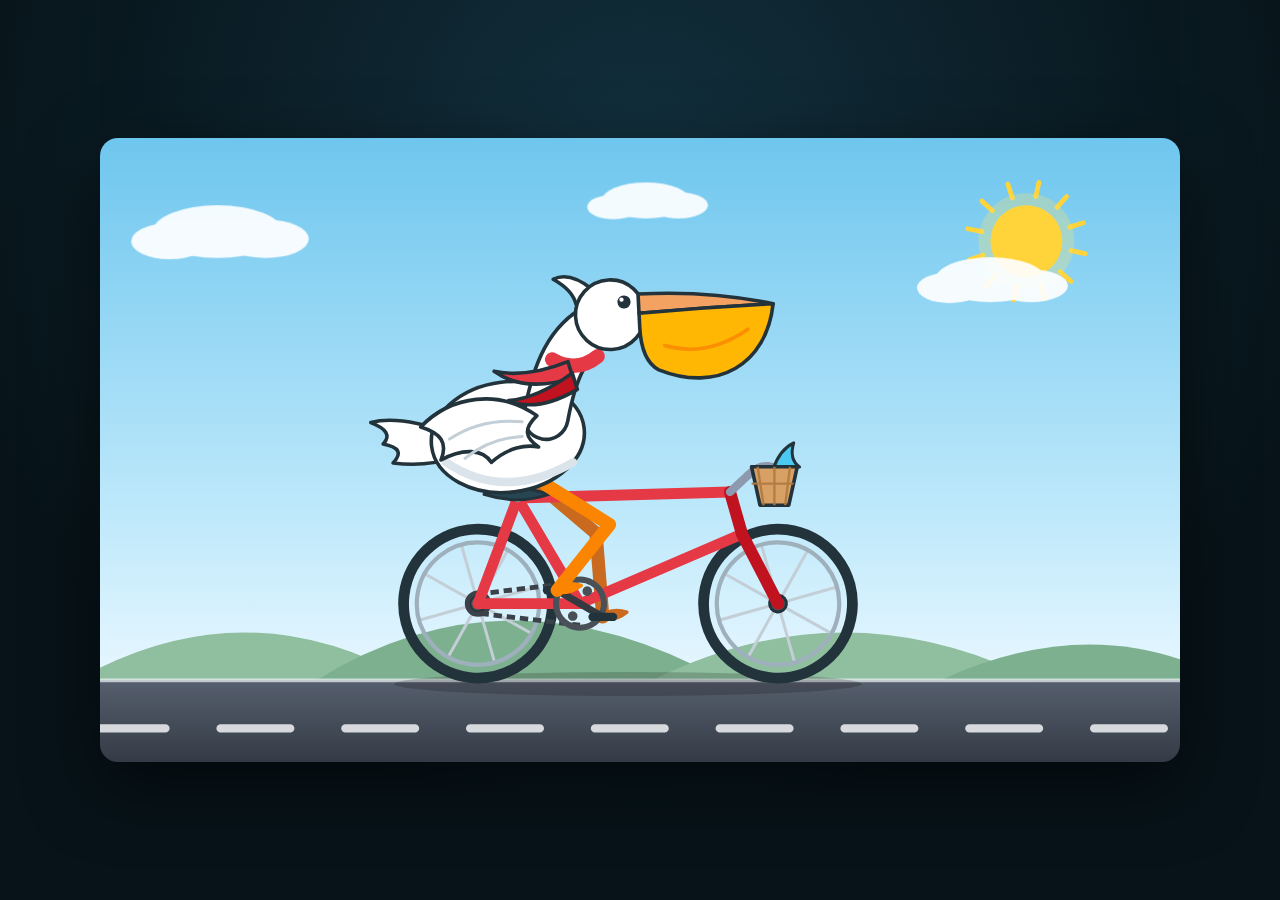
<file: results/bf66cdfa49e1/artwork.html>
<!DOCTYPE html>
<html lang="zh-CN">
<head>
<meta charset="UTF-8">
<meta name="viewport" content="width=device-width, initial-scale=1">
<title>鹈鹕骑自行车 · SVG 2D 动画</title>
<style>
  html, body {
    height: 100%;
    margin: 0;
    display: flex;
    align-items: center;
    justify-content: center;
    background: radial-gradient(circle at 50% 18%, #12303d, #071319 72%);
  }
  #scene {
    width: min(96vw, 1080px);
    height: auto;
    border-radius: 18px;
    box-shadow: 0 24px 70px rgba(0, 0, 0, .55);
  }
</style>
</head>
<body>
<svg id="scene" viewBox="0 0 900 520" xmlns="http://www.w3.org/2000/svg" role="img" aria-label="一只鹈鹕骑着自行车向前行驶的动画">
  <defs>
    <linearGradient id="skyGrad" x1="0" y1="0" x2="0" y2="1">
      <stop offset="0%" stop-color="#6ec6ee"/>
      <stop offset="70%" stop-color="#bfe9fb"/>
      <stop offset="100%" stop-color="#e8f7ff"/>
    </linearGradient>
    <linearGradient id="roadGrad" x1="0" y1="0" x2="0" y2="1">
      <stop offset="0%" stop-color="#565f6d"/>
      <stop offset="100%" stop-color="#343b46"/>
    </linearGradient>
  </defs>

  <rect x="0" y="0" width="900" height="452" fill="url(#skyGrad)"/>

  <g id="sun" transform="translate(772 86)">
    <g id="sunRays"></g>
    <circle r="40" fill="#ffe066" opacity=".28"/>
    <circle r="30" fill="#ffd43b"/>
  </g>

  <g id="clouds" fill="#ffffff" opacity=".92"></g>

  <g id="hills">
    <path d="M -20 452 Q 120 372 260 452 Z" fill="#8fbf9f"/>
    <path d="M 180 452 Q 340 352 520 452 Z" fill="#7db08f"/>
    <path d="M 460 452 Q 620 372 780 452 Z" fill="#8fbf9f"/>
    <path d="M 700 452 Q 830 392 940 452 Z" fill="#7db08f"/>
  </g>

  <rect x="0" y="452" width="900" height="68" fill="url(#roadGrad)"/>
  <line x1="0" y1="452" x2="900" y2="452" stroke="#eef3f7" stroke-width="3" opacity=".7"/>
  <line id="roadLine" x1="-120" y1="492" x2="1020" y2="492" stroke="#f1f3f5" stroke-width="7" stroke-linecap="round" stroke-dasharray="58 46" opacity=".85"/>

  <ellipse cx="440" cy="455" rx="195" ry="10" fill="#000000" opacity=".18"/>

  <g id="legBack">
    <path id="legBackPath" d="M 366 292 L 427 302 L 400 366" fill="none" stroke="#c96a1f" stroke-width="11" stroke-linecap="round" stroke-linejoin="round"/>
    <path id="footBack" transform="translate(400 366)" fill="#c96a1f" stroke="#c96a1f" stroke-width="3" stroke-linejoin="round" d="M -3 0 Q 7 -8 20 -4 Q 9 5 -3 0 Z"/>
  </g>

  <g id="rearWheel">
    <circle cx="315" cy="388" r="62" fill="none" stroke="#22333b" stroke-width="9"/>
    <circle cx="315" cy="388" r="51" fill="none" stroke="#9fb0bd" stroke-width="3.5"/>
    <circle cx="315" cy="388" r="7" fill="#495057" stroke="#22333b" stroke-width="2.5"/>
  </g>
  <g id="frontWheel">
    <circle cx="565" cy="388" r="62" fill="none" stroke="#22333b" stroke-width="9"/>
    <circle cx="565" cy="388" r="51" fill="none" stroke="#9fb0bd" stroke-width="3.5"/>
    <circle cx="565" cy="388" r="7" fill="#495057" stroke="#22333b" stroke-width="2.5"/>
  </g>

  <line id="chainTop" x1="315" y1="380" x2="400" y2="370" stroke="#3a4149" stroke-width="4" stroke-dasharray="7 4"/>
  <line id="chainBottom" x1="400" y1="406" x2="315" y2="396" stroke="#3a4149" stroke-width="4" stroke-dasharray="7 4"/>
  <circle cx="315" cy="388" r="9" fill="none" stroke="#3a4149" stroke-width="4"/>

  <g stroke="#e63946" stroke-width="9" stroke-linecap="round" fill="none">
    <line x1="315" y1="388" x2="400" y2="388"/>
    <line x1="315" y1="388" x2="348" y2="300"/>
    <line x1="400" y1="388" x2="348" y2="300"/>
    <line x1="400" y1="388" x2="535" y2="330"/>
    <line x1="348" y1="300" x2="525" y2="295"/>
  </g>
  <g stroke="#c1121f" stroke-width="10" stroke-linecap="round" fill="none">
    <line x1="535" y1="330" x2="525" y2="295"/>
    <line x1="535" y1="330" x2="565" y2="388"/>
  </g>
  <g stroke="#8d99ae" stroke-width="7" stroke-linecap="round" fill="none">
    <line x1="348" y1="300" x2="345" y2="291"/>
    <line x1="525" y1="295" x2="540" y2="281"/>
    <path d="M 540 281 Q 557 265 572 283"/>
  </g>
  <path d="M 320 297 Q 348 287 374 297 Q 348 306 320 297 Z" fill="#264653" stroke="#22333b" stroke-width="2.5" stroke-linejoin="round"/>

  <g id="basket">
    <g id="fishTail">
      <path d="M 561 276 Q 566 260 578 254 Q 574 268 583 274 Z" fill="#4cc9f0" stroke="#22333b" stroke-width="2.5" stroke-linejoin="round"/>
    </g>
    <path d="M 543 274 L 581 274 L 574 306 L 550 306 Z" fill="#d9a066" stroke="#22333b" stroke-width="3" stroke-linejoin="round"/>
    <path d="M 548 274 L 553 306 M 562 274 L 562 306 M 575 274 L 571 306 M 543 288 L 578 288" stroke="#b07a3f" stroke-width="2" fill="none" opacity=".9"/>
  </g>

  <g id="crank">
    <circle cx="400" cy="388" r="20" fill="none" stroke="#495057" stroke-width="5"/>
    <circle cx="412" cy="388" r="4" fill="#495057"/>
    <circle cx="388" cy="388" r="4" fill="#495057"/>
    <line x1="400" y1="388" x2="400" y2="410" stroke="#343a40" stroke-width="6" stroke-linecap="round"/>
    <line x1="400" y1="388" x2="400" y2="366" stroke="#343a40" stroke-width="6" stroke-linecap="round"/>
  </g>

  <g id="pedalA" transform="translate(400 410)">
    <rect x="-12" y="-3.5" width="24" height="7" rx="3.5" fill="#22333b"/>
  </g>
  <g id="pedalB" transform="translate(400 366)">
    <rect x="-12" y="-3.5" width="24" height="7" rx="3.5" fill="#22333b"/>
  </g>

  <g id="legFront">
    <path id="legFrontPath" d="M 372 292 L 410 341 L 400 410" fill="none" stroke="#fb8500" stroke-width="11" stroke-linecap="round" stroke-linejoin="round"/>
    <path id="footFront" transform="translate(400 410)" fill="#fb8500" stroke="#fb8500" stroke-width="3" stroke-linejoin="round" d="M -3 0 Q 7 -8 20 -4 Q 9 5 -3 0 Z"/>
  </g>

  <g id="pelican">
    <g id="wingBack">
      <path d="M 365 235 C 338 208 298 206 268 228 C 284 236 288 245 280 258 C 300 251 316 255 321 267 C 337 257 352 257 362 261 C 352 251 352 244 365 235 Z" fill="#dbe4ea" stroke="#22333b" stroke-width="3" stroke-linejoin="round"/>
    </g>

    <path d="M 292 248 Q 250 232 226 238 Q 246 246 236 256 Q 256 260 244 272 Q 272 276 296 268 Z" fill="#ffffff" stroke="#22333b" stroke-width="3" stroke-linejoin="round"/>

    <ellipse cx="340" cy="252" rx="64" ry="46" fill="#ffffff" stroke="#22333b" stroke-width="3" transform="rotate(-6 340 252)"/>
    <path d="M 288 272 Q 336 306 394 274" stroke="#dbe4ea" stroke-width="7" fill="none" stroke-linecap="round"/>

    <path d="M 372 236 C 380 196 392 172 416 160" stroke="#22333b" stroke-width="40" fill="none" stroke-linecap="round"/>
    <path d="M 372 236 C 380 196 392 172 416 160" stroke="#ffffff" stroke-width="34" fill="none" stroke-linecap="round"/>

    <path d="M 378 188 Q 398 200 416 186" stroke="#e63946" stroke-width="12" fill="none" stroke-linecap="round"/>
    <g id="scarfTails">
      <path d="M 392 190 Q 356 198 330 188 Q 352 210 394 204 Z" fill="#e63946" stroke="#22333b" stroke-width="3" stroke-linejoin="round"/>
      <path d="M 394 200 Q 362 216 338 214 Q 360 228 396 214 Z" fill="#c1121f" stroke="#22333b" stroke-width="3" stroke-linejoin="round"/>
    </g>

    <g id="headGrp">
      <path d="M 414 130 Q 396 114 382 120 Q 398 130 400 142 Z" fill="#ffffff" stroke="#22333b" stroke-width="3" stroke-linejoin="round"/>
      <circle cx="428" cy="152" r="29" fill="#ffffff" stroke="#22333b" stroke-width="3"/>
      <path d="M 452 136 Q 512 136 564 150 Q 508 150 452 152 Z" fill="#f4a261" stroke="#22333b" stroke-width="3" stroke-linejoin="round"/>
      <path d="M 452 152 Q 508 150 564 150 C 556 200 514 222 466 200 C 456 194 452 180 452 164 Z" fill="#ffb703" stroke="#22333b" stroke-width="3" stroke-linejoin="round"/>
      <path d="M 472 180 Q 506 192 542 170" stroke="#fb8500" stroke-width="3" fill="none" stroke-linecap="round" opacity=".8"/>
      <circle cx="440" cy="142" r="5.5" fill="#22333b"/>
      <circle cx="438" cy="140" r="1.8" fill="#ffffff"/>
    </g>

    <g id="wingFront">
      <path d="M 365 235 C 338 208 298 206 268 228 C 284 236 288 245 280 258 C 300 251 316 255 321 267 C 337 257 352 257 362 261 C 352 251 352 244 365 235 Z" fill="#ffffff" stroke="#22333b" stroke-width="3" stroke-linejoin="round"/>
      <path d="M 352 238 C 330 232 308 234 290 242" stroke="#c3ced6" stroke-width="2.5" fill="none" stroke-linecap="round"/>
      <path d="M 350 250 C 332 248 314 252 300 260" stroke="#c3ced6" stroke-width="2.5" fill="none" stroke-linecap="round"/>
    </g>
  </g>
</svg>
<script>
const NS = 'http://www.w3.org/2000/svg';
const $ = (id) => document.getElementById(id);
const TAU = Math.PI * 2;

function addSpokes(wheelId, cx, cy, r) {
  const g = $(wheelId);
  for (let i = 0; i < 8; i++) {
    const a = i * Math.PI / 4 + Math.PI / 8;
    const line = document.createElementNS(NS, 'line');
    line.setAttribute('x1', cx);
    line.setAttribute('y1', cy);
    line.setAttribute('x2', (cx + r * Math.cos(a)).toFixed(1));
    line.setAttribute('y2', (cy + r * Math.sin(a)).toFixed(1));
    line.setAttribute('stroke', '#c3ced6');
    line.setAttribute('stroke-width', '2.5');
    line.setAttribute('stroke-linecap', 'round');
    g.insertBefore(line, g.firstChild);
  }
}
addSpokes('rearWheel', 315, 388, 51);
addSpokes('frontWheel', 565, 388, 51);

const rays = $('sunRays');
for (let i = 0; i < 12; i++) {
  const a = i * TAU / 12;
  const line = document.createElementNS(NS, 'line');
  line.setAttribute('x1', (Math.cos(a) * 38).toFixed(1));
  line.setAttribute('y1', (Math.sin(a) * 38).toFixed(1));
  line.setAttribute('x2', (Math.cos(a) * 50).toFixed(1));
  line.setAttribute('y2', (Math.sin(a) * 50).toFixed(1));
  line.setAttribute('stroke', '#ffd43b');
  line.setAttribute('stroke-width', '4');
  line.setAttribute('stroke-linecap', 'round');
  rays.appendChild(line);
}

const cloudData = [
  { x: 120, y: 78, s: 1, v: 22, el: null },
  { x: 470, y: 52, s: 0.68, v: 15, el: null },
  { x: 760, y: 118, s: 0.85, v: 18, el: null }
];
const cloudParts = [[0, 0, 54, 22], [-40, 8, 32, 15], [40, 6, 36, 16]];
const cloudsGroup = $('clouds');
for (const c of cloudData) {
  const g = document.createElementNS(NS, 'g');
  for (const p of cloudParts) {
    const e = document.createElementNS(NS, 'ellipse');
    e.setAttribute('cx', p[0]);
    e.setAttribute('cy', p[1]);
    e.setAttribute('rx', p[2]);
    e.setAttribute('ry', p[3]);
    g.appendChild(e);
  }
  cloudsGroup.appendChild(g);
  c.el = g;
}

const BB = { x: 400, y: 388 };
const CRANK = 22;
const HIP = { x: 372, y: 292 };
const L1 = 62;
const L2 = 70;

function solveLeg(hip, foot) {
  const dx = foot.x - hip.x;
  const dy = foot.y - hip.y;
  let d = Math.hypot(dx, dy);
  d = Math.min(L1 + L2 - 1, Math.max(Math.abs(L1 - L2) + 1, d));
  const a = Math.atan2(dy, dx);
  const cosB = (L1 * L1 + d * d - L2 * L2) / (2 * L1 * d);
  const B = Math.acos(Math.max(-1, Math.min(1, cosB)));
  return {
    knee: { x: hip.x + L1 * Math.cos(a - B), y: hip.y + L1 * Math.sin(a - B) },
    foot: { x: hip.x + Math.cos(a) * d, y: hip.y + Math.sin(a) * d }
  };
}

const state = { theta: 0, wheel: 0, road: 0, chain: 0, cloud: 0 };
let last = 0;

function tick(ts) {
  if (!last) last = ts;
  const dt = Math.min((ts - last) / 1000, 0.05);
  last = ts;

  const cadence = 2.1;
  state.theta = (state.theta + cadence * dt) % TAU;
  const wheelOmega = cadence * 2.3;
  state.wheel = (state.wheel + wheelOmega * dt * 180 / Math.PI) % 360;
  state.road += wheelOmega * 62 * dt;
  state.chain += wheelOmega * 9 * dt;
  state.cloud += dt;

  const th = state.theta;
  const bob = Math.sin(th * 2) * 3.2;
  const flap = Math.sin(th * 2) * 10;

  $('rearWheel').setAttribute('transform', 'rotate(' + state.wheel.toFixed(1) + ' 315 388)');
  $('frontWheel').setAttribute('transform', 'rotate(' + state.wheel.toFixed(1) + ' 565 388)');
  $('roadLine').setAttribute('stroke-dashoffset', (state.road % 104).toFixed(1));

  const chainOff = -(state.chain % 11);
  $('chainTop').setAttribute('stroke-dashoffset', chainOff.toFixed(1));
  $('chainBottom').setAttribute('stroke-dashoffset', chainOff.toFixed(1));

  $('crank').setAttribute('transform', 'rotate(' + (th * 180 / Math.PI).toFixed(1) + ' 400 388)');

  const ca = Math.cos(th + Math.PI / 2);
  const sa = Math.sin(th + Math.PI / 2);
  const pA = { x: BB.x + CRANK * ca, y: BB.y + CRANK * sa };
  const pB = { x: BB.x - CRANK * ca, y: BB.y - CRANK * sa };

  $('pedalA').setAttribute('transform', 'translate(' + pA.x.toFixed(1) + ' ' + pA.y.toFixed(1) + ')');
  $('pedalB').setAttribute('transform', 'translate(' + pB.x.toFixed(1) + ' ' + pB.y.toFixed(1) + ')');

  const hipF = { x: HIP.x, y: HIP.y + bob };
  const hipB = { x: HIP.x - 6, y: HIP.y + bob };
  const legF = solveLeg(hipF, pA);
  const legB = solveLeg(hipB, pB);

  $('legFrontPath').setAttribute('d',
    'M ' + hipF.x + ' ' + hipF.y.toFixed(1) +
    ' L ' + legF.knee.x.toFixed(1) + ' ' + legF.knee.y.toFixed(1) +
    ' L ' + legF.foot.x.toFixed(1) + ' ' + legF.foot.y.toFixed(1));
  $('footFront').setAttribute('transform', 'translate(' + legF.foot.x.toFixed(1) + ' ' + legF.foot.y.toFixed(1) + ')');
  $('legBackPath').setAttribute('d',
    'M ' + hipB.x + ' ' + hipB.y.toFixed(1) +
    ' L ' + legB.knee.x.toFixed(1) + ' ' + legB.knee.y.toFixed(1) +
    ' L ' + legB.foot.x.toFixed(1) + ' ' + legB.foot.y.toFixed(1));
  $('footBack').setAttribute('transform', 'translate(' + legB.foot.x.toFixed(1) + ' ' + legB.foot.y.toFixed(1) + ')');

  $('pelican').setAttribute('transform',
    'translate(0 ' + bob.toFixed(2) + ') rotate(' + (bob * 0.35).toFixed(2) + ' 340 260)');
  $('headGrp').setAttribute('transform',
    'rotate(' + (Math.sin(th * 2 + 1.2) * 2.6).toFixed(2) + ' 414 178)');
  $('wingBack').setAttribute('transform', 'rotate(' + flap.toFixed(2) + ' 362 238)');
  $('wingFront').setAttribute('transform', 'rotate(' + flap.toFixed(2) + ' 362 238)');
  $('scarfTails').setAttribute('transform',
    'rotate(' + (Math.sin(th * 2 + 0.9) * 9).toFixed(2) + ' 392 196)');
  $('fishTail').setAttribute('transform',
    'rotate(' + (Math.sin(th * 3) * 12).toFixed(2) + ' 561 276)');
  $('sunRays').setAttribute('transform', 'rotate(' + ((state.cloud * 12) % 360).toFixed(1) + ')');

  const span = 1400;
  for (const c of cloudData) {
    const x = ((c.x - state.cloud * c.v + 300) % span + span) % span - 300;
    c.el.setAttribute('transform', 'translate(' + x.toFixed(1) + ' ' + c.y + ') scale(' + c.s + ')');
  }

  requestAnimationFrame(tick);
}
requestAnimationFrame(tick);
</script>
</body>
</html>
</file>
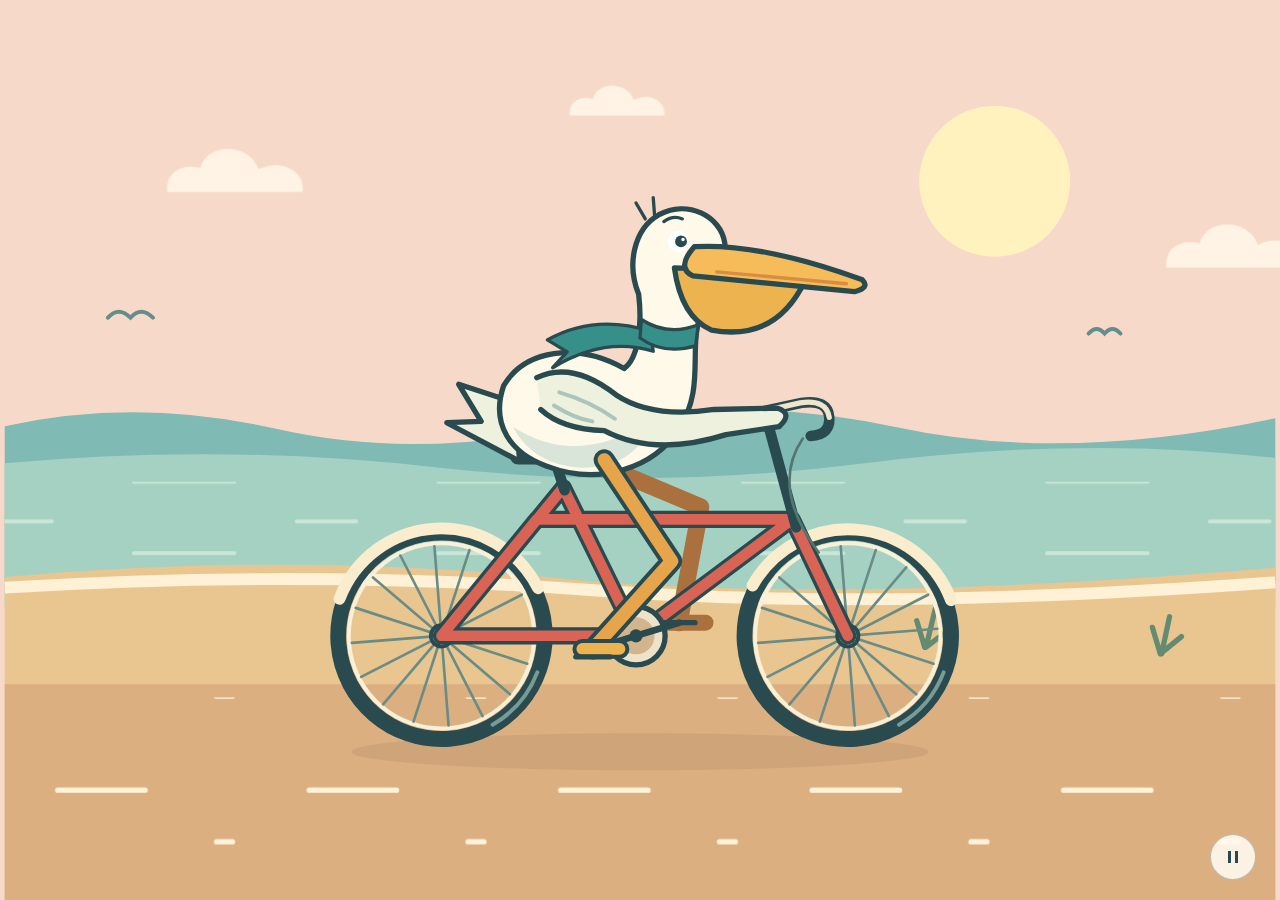
<file: results/c2504ba5fc74/artwork.html>
<!doctype html>
<html lang="zh-CN">
<head>
  <meta charset="utf-8">
  <meta name="viewport" content="width=device-width, initial-scale=1">
  <meta name="color-scheme" content="light">
  <title>鹈鹕的海边骑行</title>
  <style>
    * { box-sizing: border-box; }
    html, body { margin: 0; width: 100%; height: 100%; overflow: hidden; }
    body { background: #f6d9c9; font-family: system-ui, sans-serif; }
    main { height: 100%; display: grid; place-items: center; position: relative; }
    .scene { display: block; width: 100%; height: 100%; }
    .ink { stroke: #294b50; stroke-width: 4; stroke-linecap: round; stroke-linejoin: round; }
    .thin { stroke-width: 2.5; }
    button { position: absolute; bottom: max(20px, env(safe-area-inset-bottom)); right: 24px; width: 46px; height: 46px; border: 1px solid #294b5050; border-radius: 50%; background: #fff9eee8; color: #294b50; display: grid; place-items: center; cursor: pointer; }
    button:hover { background: #fff; }
    button:focus-visible { outline: 3px solid #cf574f; outline-offset: 4px; }
    button svg { width: 20px; height: 20px; fill: currentColor; }
    .play { display: none; }
    button[aria-pressed="true"] .play { display: block; }
    button[aria-pressed="true"] .pause { display: none; }
  </style>
</head>
<body>
  <main>
    <svg class="scene" viewBox="0 0 960 680" role="img" aria-labelledby="scene-title scene-desc" xmlns="http://www.w3.org/2000/svg">
      <title id="scene-title">鹈鹕的海边骑行</title>
      <desc id="scene-desc">一只长着橙色大嘴的白色鹈鹕，戴着蓝绿色围巾，踩着红色自行车沿海边前进。车轮旋转，双腿交替踩踏，围巾随风飘动。</desc>
      <defs>
        <pattern id="sea-lines" width="230" height="54" patternUnits="userSpaceOnUse">
          <path d="M15 16h45m62 24h76" fill="none" stroke="#e2f4e4" stroke-width="3" stroke-linecap="round" opacity=".6"/>
        </pattern>
        <pattern id="road-lines" width="190" height="110" patternUnits="userSpaceOnUse">
          <path d="M28 47h66m54 39h12" fill="none" stroke="#fff4d9" stroke-width="4" stroke-linecap="round"/>
        </pattern>
        <g id="cloud" fill="#fff8e9">
          <path d="M0 32C-2 17 12 10 25 14C29-5 62-6 69 15C86 6 105 17 102 32Z"/>
        </g>
        <g id="wheel" fill="none" stroke-linecap="round">
          <circle r="78" stroke="#294b50" stroke-width="12"/>
          <circle r="70" stroke="#f9f0d7" stroke-width="3"/>
          <g stroke="#698c87" stroke-width="2">
            <path d="M-68 0H68M0-68V68M-48-48l96 96M-48 48l96-96M-26-63l52 126M-63-26l126 52M-63 26l126-52M-26 63l52-126"/>
          </g>
          <circle r="8" fill="#f8e4bf" stroke="#294b50" stroke-width="3"/>
          <path d="M-26-73a78 78 0 0 1 52 0" stroke="#779b96" stroke-width="3"/>
        </g>
      </defs>

      <path fill="#f6d9c9" d="M0 0h960v680H0z"/>
      <circle cx="748" cy="137" r="57" fill="#fff2be"/>
      <g id="clouds" opacity=".85">
        <use href="#cloud" x="130" y="113"/>
        <use href="#cloud" transform="translate(434 65) scale(.7)"/>
        <use href="#cloud" x="885" y="170"/>
        <use href="#cloud" x="1210" y="113"/>
      </g>
      <path d="M0 322Q100 300 205 324T430 322T675 323T960 316V444H0Z" fill="#7fbab4"/>
      <path d="M0 350Q165 335 325 353T650 350T960 346V458H0Z" fill="#a5d1c2"/>
      <path d="M0 364H960V451H0Z" fill="url(#sea-lines)"/>
      <g fill="none" stroke="#638e8c" stroke-width="3" stroke-linecap="round">
        <path d="M78 240q8-9 17 0q8-9 17 0M819 252q6-7 12 0q6-7 12 0"/>
      </g>
      <path d="M0 436Q210 417 420 437T960 429V680H0Z" fill="#e9c58f"/>
      <path d="M0 444Q230 430 445 446T960 440" fill="none" stroke="#fff1d5" stroke-width="9"/>
      <path d="M0 517H960V680H0Z" fill="#dcaf80"/>
      <path d="M0 527H960V680H0Z" fill="url(#road-lines)"/>
      <g id="grass" fill="none" stroke="#638b72" stroke-width="4" stroke-linecap="round">
        <path d="M91 494l-6-20m7 20 6-28m-7 28 16-13M873 489l-6-20m7 20 7-29m-7 29 17-13M1051 494l-6-20m7 20 6-28m-7 28 16-13"/>
      </g>
      <ellipse cx="480" cy="568" rx="218" ry="14" fill="#946f54" opacity=".18"/>

      <g id="rider">
        <!-- The far leg is behind the frame; both feet follow opposite crank positions. -->
        <path id="far-leg" d="M466 356L433 403L466 485" fill="none" stroke="#aa713f" stroke-width="13" stroke-linecap="round" stroke-linejoin="round"/>
        <path id="far-foot" d="M450 485h31" fill="none" stroke="#aa713f" stroke-width="12" stroke-linecap="round"/>
        <g transform="translate(330 481)"><g id="rear-wheel"><use href="#wheel"/></g></g>
        <g transform="translate(637 481)"><g id="front-wheel"><use href="#wheel"/></g></g>
        <g fill="none" stroke-linecap="round" stroke-linejoin="round">
          <path d="M253 453a82 82 0 0 1 150-8M565 443a83 83 0 0 1 150 11" stroke="#f9edce" stroke-width="9"/>
          <path d="M330 481l92-112 55 112H330l72-88h193L477 481m118-88 42 88" stroke="#294b50" stroke-width="13"/>
          <path d="M330 481l92-112 55 112H330l72-88h193L477 481m118-88 42 88" stroke="#d96355" stroke-width="8"/>
          <path d="M423 371l-9-28M598 399l-24-88 28-6q20-3 21 11q1 13-14 14" stroke="#294b50" stroke-width="8"/>
          <path d="M574 311l27-6q20-3 22 11" stroke="#eee5cc" stroke-width="4"/>
          <path d="M603 332q-25 37 12 86" stroke="#527670" stroke-width="2"/>
          <path d="M388 345h53" stroke="#294b50" stroke-width="13"/>
          <path d="M391 341h46" stroke="#765c55" stroke-width="6"/>
        </g>
        <circle cx="477" cy="481" r="22" fill="#eee3c8" class="ink"/>
        <circle cx="477" cy="481" r="14" fill="#d3b58d"/>
        <g id="crank" class="ink" fill="none"><path d="M443 481h68" stroke-width="5"/></g>
        <g id="far-pedal"><path d="M-12 0h24" class="ink" stroke-width="6"/></g>

        <g id="bird-body">
          <path d="M383 305l-40-13 17 28-26 1 53 28" fill="#eef1dd" class="ink"/>
          <path d="M377 293C393 266 432 260 468 280C478 273 482 250 479 224C470 202 475 175 494 164C516 152 541 165 544 185C547 204 534 222 526 240C516 264 530 295 509 326C491 355 449 369 410 354C382 344 367 322 377 293Z" fill="#fff9e9" class="ink"/>
          <path d="M384 324q49 32 106-6q-12 37-54 37q-37-2-52-31" fill="#d8e5d8"/>
          <path d="M506 204Q551 205 605 213Q583 260 534 251Q511 241 506 204Z" fill="#edb34f" class="ink"/>
          <path d="M521 188Q571 185 648 213Q654 219 642 222L520 210Q507 204 521 188Z" fill="#f6bc59" class="ink"/>
          <path d="M538 207l98 9" fill="none" stroke="#d98c43" stroke-width="2.5" stroke-linecap="round"/>
          <circle cx="509" cy="184" r="8" fill="#fff"/>
          <g id="eye"><circle cx="511" cy="184" r="4.5" fill="#294b50"/><circle cx="512.5" cy="182.5" r="1.3" fill="#fff"/></g>
          <path d="M498 169q7-5 14-2M484 167l-7-12m14 9-1-13" fill="none" class="ink thin"/>
          <path id="scarf-tail" d="M488 252Q446 234 410 254L425 263L414 275Q453 260 490 267Z" fill="#368f89" class="ink thin"/>
          <path d="M481 243q20 13 43 4l-2 16q-24 7-42-6Z" fill="#368f89" class="ink thin"/>
          <path d="M402 287Q429 274 462 300Q489 318 536 311L584 310Q596 314 585 324L545 330Q491 347 453 327Q421 326 405 311" fill="#edf1dd" class="ink"/>
          <path d="M419 298q24 7 42 20m-46-10q16 10 29 12" fill="none" stroke="#abc5bb" stroke-width="3" stroke-linecap="round"/>
        </g>
        <path id="near-leg" d="M458 352L505 395L511 481" fill="none" stroke="#294b50" stroke-width="16" stroke-linecap="round" stroke-linejoin="round"/>
        <path id="near-leg-color" d="M458 352L505 395L511 481" fill="none" stroke="#e7a54b" stroke-width="10" stroke-linecap="round" stroke-linejoin="round"/>
        <path id="near-foot" d="M502 481h28" fill="none" stroke="#294b50" stroke-width="15" stroke-linecap="round"/>
        <path id="near-foot-color" d="M502 481h28" fill="none" stroke="#edb34f" stroke-width="9" stroke-linecap="round"/>
        <g id="near-pedal"><path d="M-13 6h26" class="ink" stroke-width="6"/></g>
        <circle cx="477" cy="481" r="5" fill="#294b50"/>
      </g>
    </svg>
    <button type="button" id="toggle" aria-label="暂停动画" aria-pressed="false" title="暂停动画">
      <svg class="pause" viewBox="0 0 20 20" aria-hidden="true"><path d="M5 4h3v12H5zm7 0h3v12h-3z"/></svg>
      <svg class="play" viewBox="0 0 20 20" aria-hidden="true"><path d="M6 3l11 7-11 7z"/></svg>
    </button>
  </main>
  <script>
    'use strict';
    const el = id => document.getElementById(id);
    const parts = Object.fromEntries(['rear-wheel', 'front-wheel', 'crank', 'far-leg', 'far-foot', 'near-leg', 'near-leg-color', 'near-foot', 'near-foot-color', 'far-pedal', 'near-pedal', 'bird-body', 'scarf-tail', 'eye', 'rider', 'clouds', 'grass', 'sea-lines', 'road-lines'].map(id => [id, el(id)]));
    const toggle = el('toggle');
    const motionPreference = matchMedia('(prefers-reduced-motion: reduce)');
    let paused = motionPreference.matches;
    let elapsed = 0;
    let lastTime = null;
    let frame = null;
    const transform = (id, value) => parts[id].setAttribute('transform', value);

    // Two-link inverse kinematics keeps the leg lengths constant as the pedals turn.
    function legPath(hipX, hipY, footX, footY) {
      const upper = 92, lower = 89;
      const dx = footX - hipX, dy = footY - hipY;
      const distance = Math.hypot(dx, dy);
      const along = (upper * upper - lower * lower + distance * distance) / (2 * distance);
      const across = Math.sqrt(Math.max(0, upper * upper - along * along));
      const kneeX = hipX + along * dx / distance + across * dy / distance;
      const kneeY = hipY + along * dy / distance - across * dx / distance;
      return `M${hipX} ${hipY}L${kneeX} ${kneeY}L${footX} ${footY}`;
    }

    function draw(t) {
      const angle = t * 2.8;
      const degrees = angle * 180 / Math.PI;
      const bob = Math.sin(angle * 2) * 1.8;
      transform('rear-wheel', `rotate(${degrees * .8})`);
      transform('front-wheel', `rotate(${degrees * .8})`);
      transform('crank', `rotate(${degrees} 477 481)`);
      transform('bird-body', `translate(0 ${bob})`);
      transform('rider', `translate(0 ${Math.sin(t * 5) * .65})`);
      for (const [side, phase] of [['near', 0], ['far', Math.PI]]) {
        const x = 477 + Math.cos(angle + phase) * 34;
        const y = 481 + Math.sin(angle + phase) * 34;
        const path = legPath(side === 'near' ? 453 : 441, 349 + bob, x, y);
        parts[`${side}-leg`].setAttribute('d', path);
        parts[`${side}-foot`].setAttribute('d', `M${x - 8} ${y}h28`);
        transform(`${side}-pedal`, `translate(${x} ${y})`);
        if (side === 'near') {
          parts['near-leg-color'].setAttribute('d', path);
          parts['near-foot-color'].setAttribute('d', `M${x - 8} ${y}h28`);
        }
      }
      const flutter = Math.sin(t * 7) * 6;
      parts['scarf-tail'].setAttribute('d', `M488 252Q446 ${234 + flutter} 410 ${254 + flutter}L425 ${263 + flutter}L414 ${275 + flutter}Q453 ${260 - flutter} 490 267Z`);
      const blink = t % 4.7 > 4.5 ? .12 : 1;
      transform('eye', `translate(0 ${184 * (1 - blink)}) scale(1 ${blink})`);
      transform('clouds', `translate(${-t * 7 % 1080} 0)`);
      transform('grass', `translate(${-t * 175 % 960} 0)`);
      parts['sea-lines'].setAttribute('patternTransform', `translate(${-t * 24 % 230} 0)`);
      parts['road-lines'].setAttribute('patternTransform', `translate(${-t * 175 % 190} 0)`);
    }

    function animate(now) {
      if (lastTime !== null) elapsed += Math.min((now - lastTime) / 1000, .05);
      lastTime = now;
      draw(elapsed);
      frame = requestAnimationFrame(animate);
    }

    function updatePlayback() {
      cancelAnimationFrame(frame);
      lastTime = null;
      toggle.setAttribute('aria-pressed', String(paused));
      toggle.setAttribute('aria-label', paused ? '播放动画' : '暂停动画');
      toggle.title = paused ? '播放动画' : '暂停动画';
      if (!paused && !document.hidden) frame = requestAnimationFrame(animate);
    }
    toggle.addEventListener('click', () => { paused = !paused; updatePlayback(); });
    document.addEventListener('visibilitychange', updatePlayback);
    motionPreference.addEventListener('change', event => { paused = event.matches; updatePlayback(); });
    draw(0);
    updatePlayback();
  </script>
</body>
</html>
</file>
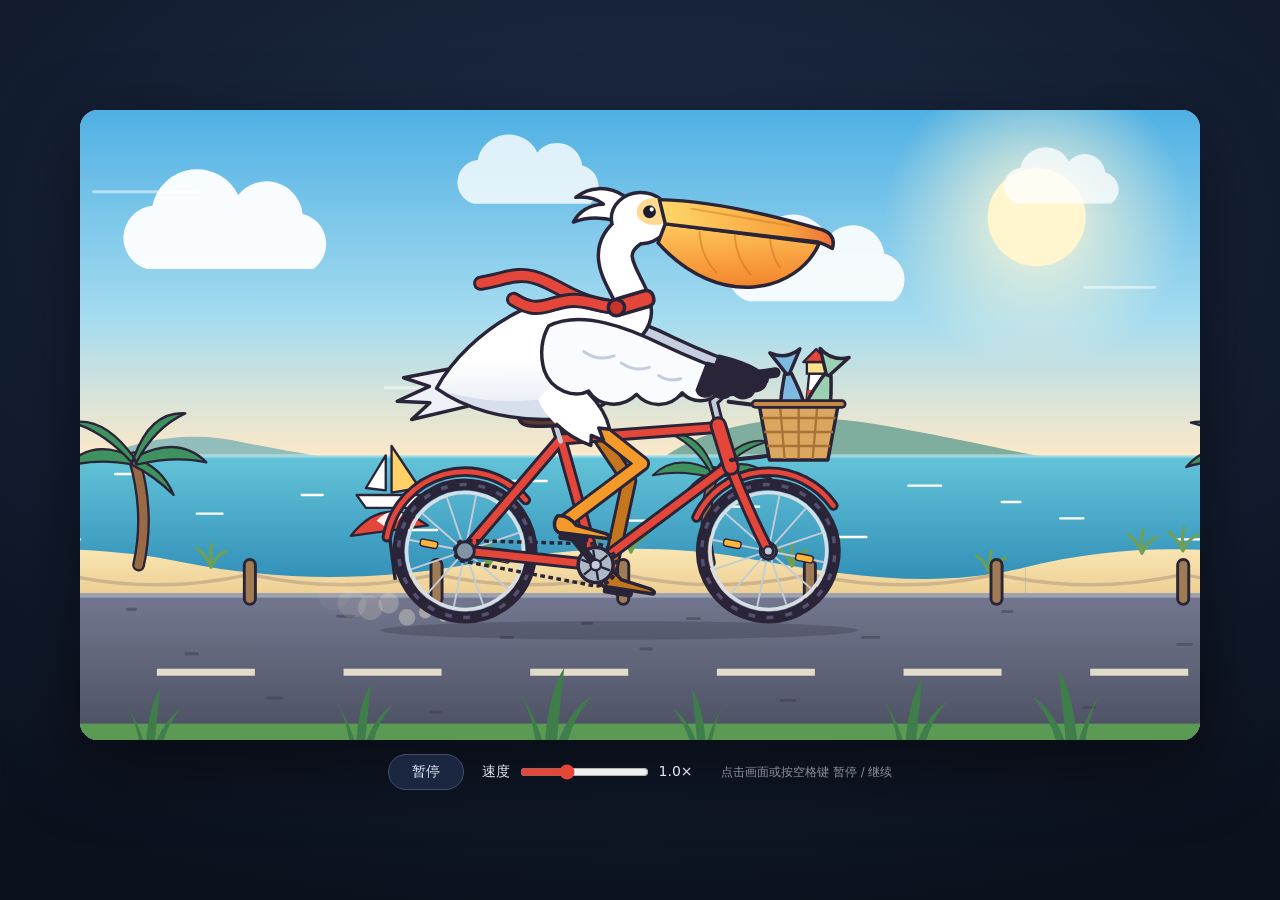
<file: results/claude-fable-5-1-xhigh-claude-max5x-claude-code/artwork.html>
<!DOCTYPE html>
<html lang="zh-CN">

<head>
    <meta charset="utf-8">
    <meta name="viewport" content="width=device-width, initial-scale=1">
    <title>鹈鹕骑自行车</title>
    <style>
        * {
            box-sizing: border-box;
        }

        html,
        body {
            height: 100%;
            margin: 0;
        }

        body {
            display: grid;
            place-items: center;
            background: radial-gradient(1200px 700px at 50% 25%, #1d2c48, #0b111d);
            color: #dfe7f3;
            font: 14px/1.4 system-ui, -apple-system, "PingFang SC", "Microsoft YaHei", sans-serif;
        }

        main {
            width: min(96vw, 1120px, calc((100vh - 90px) * 16 / 9));
        }

        svg {
            display: block;
            width: 100%;
            height: auto;
            border-radius: 18px;
            background: #a6dcf0;
            box-shadow: 0 24px 70px rgba(0, 0, 0, .5);
            cursor: pointer;
        }

        .bar {
            display: flex;
            flex-wrap: wrap;
            gap: 10px 18px;
            align-items: center;
            justify-content: center;
            margin-top: 14px;
        }

        .bar button {
            min-width: 76px;
            padding: 7px 16px;
            border: 1px solid #40506e;
            border-radius: 999px;
            background: #1b2740;
            color: inherit;
            font: inherit;
            cursor: pointer;
        }

        .bar button:hover {
            background: #25345a;
        }

        .bar label {
            display: flex;
            align-items: center;
            gap: 8px;
        }

        .bar input {
            accent-color: #e4463a;
        }

        .bar output {
            min-width: 3.2em;
            font-variant-numeric: tabular-nums;
        }

        .bar small {
            opacity: .6;
        }

        /* 描边与部件 */
        .ol {
            stroke: #2a2438;
            stroke-width: 3;
            stroke-linejoin: round;
            stroke-linecap: round;
        }

        .tube-o,
        .tube,
        .leg-o,
        .leg {
            fill: none;
            stroke-linecap: round;
            stroke-linejoin: round;
        }

        .tube-o {
            stroke: #2a2438;
            stroke-width: 11;
        }

        .tube {
            stroke: #e4463a;
            stroke-width: 6;
        }

        .leg-o {
            stroke: #2a2438;
            stroke-width: 14;
        }

        .leg {
            stroke: #f39a2b;
            stroke-width: 9;
        }

        .foot {
            fill: #f39a2b;
        }

        .far .leg {
            stroke: #c4761f;
        }

        .far .foot {
            fill: #c4761f;
        }

        .crank {
            stroke: #2a2438;
            stroke-width: 7;
            stroke-linecap: round;
        }

        .pedal {
            fill: #2a2438;
        }

        .scarf-o,
        .scarf {
            fill: none;
            stroke-linecap: round;
            stroke-linejoin: round;
        }

        .scarf-o {
            stroke: #2a2438;
            stroke-width: 13;
        }

        .scarf {
            stroke: #e4463a;
            stroke-width: 8;
        }

        /* 环境小动画 */
        .sparkle {
            animation: twinkle 2.4s ease-in-out infinite;
        }

        .sparkle.b {
            animation-delay: -1.2s;
        }

        @keyframes twinkle {

            0%,
            100% {
                opacity: .12;
            }

            50% {
                opacity: .7;
            }
        }

        .bob {
            animation: bob 3.2s ease-in-out infinite;
        }

        @keyframes bob {

            0%,
            100% {
                transform: translateY(0) rotate(-2.5deg);
            }

            50% {
                transform: translateY(2px) rotate(2.5deg);
            }
        }

        .glow {
            animation: pulse 5s ease-in-out infinite;
        }

        @keyframes pulse {

            0%,
            100% {
                opacity: .75;
            }

            50% {
                opacity: 1;
            }
        }

        .paused .sparkle,
        .paused .bob,
        .paused .glow {
            animation-play-state: paused;
        }
    </style>
</head>

<body>
    <main>
        <svg id="scene" viewBox="0 0 960 540" role="img" aria-labelledby="svgTitle svgDesc">
            <title id="svgTitle">鹈鹕骑自行车</title>
            <desc id="svgDesc">一只系着红围巾的白鹈鹕踩着红色自行车沿海边公路前行，车篮里装着两条鱼。</desc>

            <defs>
                <linearGradient id="sky" gradientUnits="userSpaceOnUse" x1="0" y1="0" x2="0" y2="300">
                    <stop offset="0" stop-color="#4fb0e3" />
                    <stop offset=".6" stop-color="#a6dcf0" />
                    <stop offset="1" stop-color="#ffe9c7" />
                </linearGradient>
                <radialGradient id="glow">
                    <stop offset="0" stop-color="#fff7d6" stop-opacity=".95" />
                    <stop offset="1" stop-color="#fff7d6" stop-opacity="0" />
                </radialGradient>
                <linearGradient id="sea" x1="0" y1="0" x2="0" y2="1">
                    <stop offset="0" stop-color="#63c4d8" />
                    <stop offset="1" stop-color="#2a86b3" />
                </linearGradient>
                <linearGradient id="sand" x1="0" y1="0" x2="0" y2="1">
                    <stop offset="0" stop-color="#f9e5b2" />
                    <stop offset="1" stop-color="#e8c686" />
                </linearGradient>
                <linearGradient id="road" x1="0" y1="0" x2="0" y2="1">
                    <stop offset="0" stop-color="#737890" />
                    <stop offset="1" stop-color="#4b4f61" />
                </linearGradient>
                <linearGradient id="bill" x1="0" y1="0" x2="1" y2="0">
                    <stop offset="0" stop-color="#ffd76a" />
                    <stop offset=".75" stop-color="#f8a13c" />
                    <stop offset="1" stop-color="#ee6f3a" />
                </linearGradient>
                <linearGradient id="pouchFill" x1="0" y1="0" x2="0" y2="1">
                    <stop offset="0" stop-color="#ffc95c" />
                    <stop offset="1" stop-color="#f3842d" />
                </linearGradient>
                <linearGradient id="feather" x1="0" y1="0" x2="0" y2="1">
                    <stop offset="0" stop-color="#fff" />
                    <stop offset=".5" stop-color="#fff" />
                    <stop offset="1" stop-color="#e3e9f3" />
                </linearGradient>

                <path id="cloud" d="M28 68a24 24 0 0 1 4-47a34 34 0 0 1 64-8a27 27 0 0 1 48 14a23 23 0 0 1 8 41z" />
                <path id="tuft" d="M0 0Q-5-12-12-16M0 0Q-1-14 1-20M0 0Q5-11 13-14" fill="none" stroke="#6f9f52"
                    stroke-width="2.6" stroke-linecap="round" />
                <path id="blades"
                    d="M0 0Q-3-22-12-32Q-2-20 4 0ZM4 0Q6-28 14-40Q12-22 10 0ZM10 0Q16-18 28-26Q18-14 15 0Z" />
                <g id="palm">
                    <path d="M0 0Q10-45-4-92" fill="none" stroke="#2a2438" stroke-width="11" stroke-linecap="round" />
                    <path d="M0 0Q10-45-4-92" fill="none" stroke="#9a6a45" stroke-width="7" stroke-linecap="round" />
                    <g fill="#3f9160" stroke="#2a2438" stroke-width="2" stroke-linejoin="round">
                        <path d="M-4-92Q-40-110-62-84Q-38-92-4-86Z" />
                        <path d="M-4-92Q20-84 30-60Q14-76-6-86Z" />
                        <path d="M-4-92Q-30-128-58-122Q-32-116-6-88Z" />
                        <path d="M-4-92Q34-112 58-88Q32-94-2-86Z" />
                        <path d="M-4-92Q10-132 40-130Q14-118-2-88Z" />
                    </g>
                </g>

                <g id="wheel">
                    <circle r="57" fill="none" stroke="#2a2438" stroke-width="10" />
                    <circle r="57" fill="none" stroke="#565070" stroke-width="3" stroke-dasharray="6 10.279" />
                    <circle r="50" fill="none" stroke="#d7dee6" stroke-width="3" />
                    <path
                        d="M-49 0H49M-42.4-24.5L42.4 24.5M-24.5-42.4L24.5 42.4M0-49V49M24.5-42.4L-24.5 42.4M42.4-24.5L-42.4 24.5"
                        stroke="#c3ccd6" stroke-width="1.6" />
                    <rect x="-3" y="-39" width="6" height="15" rx="2" fill="#ffb43a" stroke="#2a2438"
                        stroke-width="1.2" />
                    <rect x="-3" y="24" width="6" height="15" rx="2" fill="#ffb43a" stroke="#2a2438"
                        stroke-width="1.2" />
                    <circle r="7" fill="#8492a6" stroke="#2a2438" stroke-width="2.5" />
                </g>

                <path id="frameGeo" d="M442 390L412 282L548 272M557 304L442 390L330 378L412 282" />
                <path id="bodyGeo"
                    d="M432 158C462 162 480 186 476 214C472 244 440 264 400 264C365 264 330 254 306 236C318 214 345 186 380 170C398 162 415 157 432 158Z" />

                <g id="wingGeo">
                    <path class="ol"
                        d="M402 184C430 170 470 186 500 201C525 213 548 222 566 228L572 238C564 245 555 245 548 241C540 252 524 251 516 242C505 256 486 254 477 243C464 256 444 253 436 240C424 246 404 240 398 222C394 208 396 194 402 184Z" />
                    <path d="M432 206q12 9 26 4M464 216q11 8 24 4M496 227q9 6 19 3" fill="none" stroke="#c3cddd"
                        stroke-width="2.5" stroke-linecap="round" />
                    <path class="ol" fill="#2a2438"
                        d="M538 217C550 220 562 224 570 229C579 234 580 243 572 246C566 248 561 245 559 241C554 249 545 247 543 241C539 247 531 246 529 240Z" />
                </g>

                <g id="fish">
                    <path class="ol" d="M0-28L-13-50Q0-42 13-50Z" />
                    <path class="ol" d="M-3-30C-6-20-11-8-11 6C-11 22-5 34 0 38C5 34 11 22 11 6C11-8 6-20 3-30Z" />
                </g>
            </defs>

            <!-- 天空与太阳 -->
            <rect width="960" height="540" fill="url(#sky)" />
            <circle class="glow" cx="820" cy="92" r="130" fill="url(#glow)" />
            <circle cx="820" cy="92" r="42" fill="#fff6d0" />

            <!-- 云 -->
            <g id="L-clouds">
                <g id="T-clouds" fill="#fff">
                    <use href="#cloud" transform="translate(40 58) scale(1.15)" opacity=".95" />
                    <use href="#cloud" transform="translate(330 26) scale(.8)" opacity=".8" />
                    <use href="#cloud" transform="translate(560 96) scale(1)" opacity=".9" />
                    <use href="#cloud" transform="translate(800 36) scale(.65)" opacity=".75" />
                </g>
                <use href="#T-clouds" x="960" />
                <use href="#T-clouds" x="-960" />
            </g>

            <!-- 远处的岬角与灯塔 -->
            <g id="L-far">
                <g id="T-far">
                    <path d="M40 298C70 281 120 275 160 285C190 291 215 295 230 298Z" fill="#93bdbb" />
                    <path d="M641 266L645 226H657L661 268Z" fill="#fff" stroke="#2a2438" stroke-width="2"
                        stroke-linejoin="round" />
                    <path d="M643.6 240H658.4L659.4 251H642.5Z" fill="#e4463a" />
                    <rect x="643" y="216" width="16" height="10" fill="#ffe28a" stroke="#2a2438" stroke-width="2" />
                    <path d="M640 216L651 205L662 216Z" fill="#e4463a" stroke="#2a2438" stroke-width="2"
                        stroke-linejoin="round" />
                    <path d="M520 298C560 269 630 257 700 269C760 279 810 291 850 298Z" fill="#7fae9f" />
                </g>
                <use href="#T-far" x="960" />
                <use href="#T-far" x="-960" />
            </g>

            <!-- 海 -->
            <rect y="296" width="960" height="126" fill="url(#sea)" />
            <rect y="295" width="960" height="3" fill="#fff" opacity=".35" />
            <g id="L-spark">
                <g id="T-spark" stroke="#fff" stroke-width="2" stroke-linecap="round" fill="none">
                    <path class="sparkle" d="M80 312h26M240 330h18M420 318h30M610 340h22M760 322h28M890 350h20" />
                    <path class="sparkle b" d="M150 346h22M330 360h26M520 352h18M700 366h24M840 336h16M30 368h20" />
                </g>
                <use href="#T-spark" x="960" />
                <use href="#T-spark" x="-960" />
            </g>
            <g id="L-boat">
                <g id="T-boat">
                    <g transform="translate(300 330)">
                        <g class="bob" stroke="#2a2438" stroke-width="2" stroke-linejoin="round">
                            <path d="M2-2V-42L26-6Z" fill="#ffd166" />
                            <path d="M-3-4V-34L-20-6Z" fill="#fff" />
                            <path d="M-28 0H30L21 11H-20Z" fill="#fff" />
                        </g>
                    </g>
                </g>
                <use href="#T-boat" x="1400" />
                <use href="#T-boat" x="-1400" />
            </g>

            <!-- 沙丘 -->
            <g id="L-dunes">
                <g id="T-dunes">
                    <path d="M0 392C80 372 160 372 240 388S400 404 480 390S640 370 720 384S880 412 960 392V432H0Z"
                        fill="url(#sand)" />
                    <use href="#palm" transform="translate(200 390)" />
                    <use href="#palm" transform="translate(690 388) scale(-.85 .85)" />
                    <g transform="translate(420 403)">
                        <path d="M0 0L-6-46" stroke="#2a2438" stroke-width="3" stroke-linecap="round" />
                        <path d="M-38-38Q-10-74 28-47Z" fill="#e4463a" stroke="#2a2438" stroke-width="2"
                            stroke-linejoin="round" />
                        <path d="M-16-51Q-6-62 7-57L-5-43Z" fill="#fff" opacity=".9" />
                    </g>
                    <use href="#tuft" x="100" y="380" />
                    <use href="#tuft" x="135" y="378" />
                    <use href="#tuft" x="262" y="392" />
                    <use href="#tuft" x="500" y="391" />
                    <use href="#tuft" x="585" y="380" />
                    <use href="#tuft" x="622" y="379" />
                    <use href="#tuft" x="760" y="391" />
                    <use href="#tuft" x="930" y="398" />
                </g>
                <use href="#T-dunes" x="960" />
                <use href="#T-dunes" x="-960" />
            </g>

            <!-- 公路 -->
            <rect y="414" width="960" height="126" fill="url(#road)" />
            <rect y="414" width="960" height="4" fill="#9ea2b0" />
            <g id="L-fence">
                <g id="T-fence">
                    <path
                        d="M40 398Q120 416 200 398Q280 416 360 398Q440 416 520 398Q600 416 680 398Q760 416 840 398Q920 416 1000 398"
                        fill="none" stroke="#cdb48c" stroke-width="3" />
                    <path d="M40 390V419M200 390V419M360 390V419M520 390V419M680 390V419M840 390V419" stroke="#2a2438"
                        stroke-width="12" stroke-linecap="round" />
                    <path d="M40 390V419M200 390V419M360 390V419M520 390V419M680 390V419M840 390V419" stroke="#a07c55"
                        stroke-width="7" stroke-linecap="round" />
                </g>
                <use href="#T-fence" x="960" />
                <use href="#T-fence" x="-960" />
            </g>
            <g id="L-specks">
                <g id="T-specks">
                    <path
                        d="M60 436h10M210 452h14M330 430h8M480 458h12M590 466h10M720 434h14M860 452h10M140 506h12M400 512h9M660 504h12M800 516h8M930 440h8M20 462h9M540 428h7"
                        stroke="#3f4353" stroke-width="2.5" stroke-linecap="round" opacity=".55" />
                </g>
                <use href="#T-specks" x="960" />
                <use href="#T-specks" x="-960" />
            </g>
            <g id="L-lane">
                <path id="T-lane" d="M0 482H960" stroke="#f2ead3" stroke-width="6" stroke-dasharray="84 76"
                    opacity=".9" />
                <use href="#T-lane" x="960" />
                <use href="#T-lane" x="-960" />
            </g>

            <!-- 风线 -->
            <g id="streaks" stroke="#fff" stroke-width="2.5" stroke-linecap="round" opacity=".5"></g>

            <!-- 自行车与鹈鹕 -->
            <g id="rider">
                <ellipse cx="462" cy="446" rx="205" ry="8" fill="#1b1d2b" opacity=".22" />
                <g id="dust" fill="#efe6d2"></g>

                <!-- 远侧车把与翅膀 -->
                <path d="M562 230L596 225" stroke="#2a2438" stroke-width="9" stroke-linecap="round" />
                <g id="wingFar">
                    <use href="#wingGeo" transform="translate(10 -6)" fill="#c5cfdf" />
                </g>

                <!-- 远侧的腿 -->
                <g id="legFar" class="far">
                    <line id="crankFar" class="crank" x1="442" y1="390" x2="412" y2="390" />
                    <path id="legFarO" class="leg-o" />
                    <path id="legFarF" class="leg" />
                    <g id="footFar">
                        <rect class="pedal" x="-13" y="-3" width="26" height="6" rx="2.5" />
                        <path class="foot ol" d="M-16-17C-9-19-3-15 1-11L27-7Q33-5 30-3H-13C-18-5-19-12-16-17Z" />
                    </g>
                </g>

                <!-- 车轮与挡泥板 -->
                <g transform="translate(330 378)">
                    <g id="spinR">
                        <use href="#wheel" />
                    </g>
                </g>
                <g transform="translate(590 378)">
                    <g id="spinF">
                        <use href="#wheel" />
                    </g>
                </g>
                <path class="tube-o" style="stroke-width:9" d="M263 366.2A68 68 0 0 1 382.1 334.3" />
                <path class="tube" style="stroke-width:4" d="M263 366.2A68 68 0 0 1 382.1 334.3" />
                <path class="tube-o" style="stroke-width:9" d="M528.4 349.3A68 68 0 0 1 645.7 339" />
                <path class="tube" style="stroke-width:4" d="M528.4 349.3A68 68 0 0 1 645.7 339" />

                <!-- 车架 -->
                <use href="#frameGeo" class="tube-o" />
                <path class="tube-o" d="M557 304Q573 345 590 378" />
                <path class="tube-o" style="stroke-width:9" d="M412 284L407 268" />
                <path class="tube-o" style="stroke-width:9" d="M548 270L543 250L558 236" />
                <use href="#frameGeo" class="tube" />
                <path class="tube" d="M557 304Q573 345 590 378" />
                <path class="tube" style="stroke:#c3ccd6;stroke-width:4" d="M412 284L407 268" />
                <path class="tube" style="stroke:#c3ccd6;stroke-width:4" d="M548 270L543 250L558 236" />
                <path class="tube-o" style="stroke-width:15" d="M547 270L558 306" />
                <path class="tube" style="stroke-width:10" d="M547 270L558 306" />
                <circle class="ol" style="stroke-width:2" cx="590" cy="378" r="4" fill="#c3ccd6" />

                <!-- 传动 -->
                <circle class="ol" style="stroke-width:2.5" cx="330" cy="378" r="8" fill="#8492a6" />
                <g id="ring">
                    <circle class="ol" cx="442" cy="390" r="15" fill="#aeb9c7" />
                    <path d="M442 377V403M430.7 383.5L453.3 396.5M430.7 396.5L453.3 383.5" stroke="#2a2438"
                        stroke-width="2" />
                </g>
                <path id="chain" d="M330 369L442 372A18 18 0 0 1 442 408L330 387A9 9 0 0 1 330 369Z" fill="none"
                    stroke="#2a2438" stroke-width="3" stroke-dasharray="4 3" />

                <!-- 车篮与鱼 -->
                <path d="M556 250L588 254M558 300L594 296" stroke="#2a2438" stroke-width="3.5" stroke-linecap="round" />
                <g id="fishA" fill="#7db9e0" transform="translate(611 256) rotate(-10)">
                    <use href="#fish" />
                </g>
                <g id="fishB" fill="#9ad1b0" transform="translate(632 256) rotate(14)">
                    <use href="#fish" />
                </g>
                <path class="ol" d="M582 252H650L641 300H591Z" fill="#dba760" />
                <path d="M584.5 264H647.5M586.5 276H645.5M589 288H643M600 253L604 299M616 253V299M632 253L628 299"
                    fill="none" stroke="#a87436" stroke-width="2" />
                <path d="M579 252H653" stroke="#2a2438" stroke-width="8" stroke-linecap="round" />
                <path d="M579 252H653" stroke="#c48a45" stroke-width="3.5" stroke-linecap="round" />

                <!-- 车座与近侧车把 -->
                <path class="ol"
                    d="M376 262C376 254 384 252 396 254L432 258C440 259 442 266 434 268C420 271 404 271 390 271C380 271 376 268 376 262Z"
                    fill="#5a3b2e" />
                <path d="M552 236L586 231" stroke="#2a2438" stroke-width="9" stroke-linecap="round" />

                <!-- 鹈鹕：尾、身体、脖子、头 -->
                <g id="upper">
                    <g id="tail">
                        <path class="ol" d="M326 218L278 226L300 234L272 246L300 248L284 262L332 252Z" fill="#eef2f8" />
                    </g>
                    <path id="neckO" fill="none" stroke="#2a2438" stroke-width="32" stroke-linecap="round" />
                    <use href="#bodyGeo" fill="url(#feather)" />
                    <path d="M476 214C472 244 440 264 400 264C365 264 330 254 306 236C344 252 424 258 476 214Z"
                        fill="#d7dfec" />
                    <use href="#bodyGeo" fill="none" class="ol" />

                    <g id="headBase">
                        <g id="crest">
                            <path class="ol"
                                d="M-12-19C-26-30-42-30-54-22C-42-22-35-18-31-14C-43-15-53-9-58-1C-45-5-33-3-22 1Z"
                                fill="#fff" />
                        </g>
                        <ellipse class="ol" rx="25" ry="22" fill="#fff" />
                    </g>
                    <path id="neckF" fill="none" stroke="#fff" stroke-width="26" stroke-linecap="round" />

                    <g id="scarf">
                        <path id="scarfAO" class="scarf-o" />
                        <path id="scarfA" class="scarf" />
                        <path id="scarfBO" class="scarf-o" />
                        <path id="scarfB" class="scarf" />
                        <rect id="band" class="ol" x="-18" y="-7" width="36" height="14" rx="6" fill="#e4463a" />
                        <circle id="knot" class="ol" r="7" fill="#c9332b" />
                    </g>

                    <g id="headFace">
                        <path d="M-3-5C-2-16 10-19 19-15L23 5C12 9-3 5-3-5Z" fill="#ffd98f" />
                        <circle cx="8" cy="-5" r="5.5" fill="#1d1b2e" />
                        <circle cx="10" cy="-7" r="1.8" fill="#fff" />
                        <ellipse id="lid" cx="0" cy="6.5" rx="6.8" ry="6.5" fill="#f6c878"
                            transform="translate(8 -12) scale(1 0)" />
                        <g id="jaw">
                            <path id="pouch" class="ol" fill="url(#pouchFill)" d="M21 6L152 29C132 68 64 80 14 22Z" />
                            <path d="M50 14C50 28 55 41 63 50M80 19C80 32 85 45 92 53M110 24C111 34 114 43 117 48"
                                fill="none" stroke="#d66f1e" stroke-width="1.6" stroke-linecap="round" opacity=".55" />
                        </g>
                        <path class="ol" fill="url(#bill)"
                            d="M17-15C60-12 110 2 156 18Q167 23 163 34Q157 30 151 28L21 6Z" />
                        <path d="M44-6L128 13" fill="none" stroke="#d9822b" stroke-width="1.6" stroke-linecap="round"
                            opacity=".6" />
                    </g>
                </g>

                <!-- 近侧的腿 -->
                <g id="legNear">
                    <line id="crankNear" class="crank" x1="442" y1="390" x2="472" y2="390" />
                    <circle class="ol" style="stroke-width:2" cx="442" cy="390" r="4.5" fill="#c3ccd6" />
                    <path id="legNearO" class="leg-o" />
                    <path id="legNearF" class="leg" />
                    <g id="footNear">
                        <rect class="pedal" x="-13" y="-3" width="26" height="6" rx="2.5" />
                        <path class="foot ol" d="M-16-17C-9-19-3-15 1-11L27-7Q33-5 30-3H-13C-18-5-19-12-16-17Z" />
                    </g>
                    <g id="thigh">
                        <path d="M-18-14C4-22 30-16 44-6L36-1L46 5L35 8L40 15C16 22-8 20-20 12Z" fill="#fff" />
                        <path class="ol" d="M10-19C26-17 38-11 44-6L36-1L46 5L35 8L40 15C28 19 16 20 6 19"
                            fill="none" />
                    </g>
                </g>

                <!-- 近侧翅膀 -->
                <g id="wingNear">
                    <use href="#wingGeo" fill="#f9fbfe" />
                </g>
            </g>

            <!-- 前景草丛 -->
            <rect y="526" width="960" height="14" fill="#5a9a55" />
            <g id="L-grass">
                <g id="T-grass" fill="#3f7d4a">
                    <use href="#blades" transform="translate(70 544) scale(1.3)" />
                    <use href="#blades" transform="translate(230 546) scale(1.7)" />
                    <use href="#blades" transform="translate(380 544) scale(-1.2 1.2)" />
                    <use href="#blades" transform="translate(540 546) scale(1.5)" />
                    <use href="#blades" transform="translate(700 544) scale(-1.6 1.6)" />
                    <use href="#blades" transform="translate(850 546) scale(1.25)" />
                </g>
                <use href="#T-grass" x="960" />
                <use href="#T-grass" x="-960" />
            </g>
        </svg>

        <div class="bar">
            <button id="toggle" type="button">暂停</button>
            <label>速度
                <input id="speed" type="range" min="0.2" max="2.5" step="0.1" value="1">
                <output id="speedOut">1.0×</output>
            </label>
            <small>点击画面或按空格键 暂停 / 继续</small>
        </div>
    </main>

    <script>
        (() => {
            'use strict';
            const $ = id => document.getElementById(id);
            const SVGNS = 'http://www.w3.org/2000/svg';
            const DEG = 180 / Math.PI;
            const f = n => n.toFixed(2);

            // 几何参数（SVG 用户单位）
            const BB = { x: 442, y: 390 };          // 中轴
            const CRANK = 30, WHEEL_R = 62, GEAR = 2, RING_R = 18;
            const SEAT = { x: 404, y: 262 };
            const HIP = { x: 416, y: 250 };
            const SHOULDER = { x: 420, y: 196 };
            const GRIP = { x: 564, y: 234 };
            const HEAD = { x: 486, y: 94 };
            const THIGH = 84, SHIN = 84;
            const ANKLE = { x: -10, y: -12 };       // 脚踝相对脚踏中心
            const CADENCE = Math.PI * 2 / 1.5;      // 1× 速度下的踏频 (rad/s)

            const svg = $('scene');
            const make = (tag, attrs, parent) => {
                const n = document.createElementNS(SVGNS, tag);
                for (const k in attrs) n.setAttribute(k, attrs[k]);
                parent.appendChild(n);
                return n;
            };

            // 视差图层：[id, 视差系数, 平铺宽度, 静止时的漂移 px/s]
            const layers = [
                ['L-clouds', 0.02, 960, 5],
                ['L-far', 0.04, 960, 0],
                ['L-boat', 0.07, 1400, 0],
                ['L-spark', 0.1, 960, 0],
                ['L-dunes', 0.3, 960, 0],
                ['L-fence', 0.75, 960, 0],
                ['L-specks', 1, 960, 0],
                ['L-lane', 1.15, 960, 0],
                ['L-grass', 1.6, 960, 0],
            ].map(([id, factor, width, drift]) => ({ node: $(id), factor, width, drift }));

            const dust = Array.from({ length: 7 }, () => make('circle', { r: 0 }, $('dust')));
            const streaks = [
                { y: 70, len: 90, factor: 1.9, off: 0 },
                { y: 152, len: 60, factor: 1.6, off: 520 },
                { y: 238, len: 120, factor: 2.1, off: 930 },
                { y: 332, len: 70, factor: 1.7, off: 300 },
            ].map(s => ({ ...s, node: make('line', { y1: s.y, y2: s.y }, $('streaks')) }));

            const legs = [
                {
                    phase: 0, dx: 0, dy: 0, crank: $('crankNear'), foot: $('footNear'),
                    paths: [$('legNearO'), $('legNearF')], thigh: $('thigh')
                },
                {
                    phase: Math.PI, dx: 8, dy: -3, crank: $('crankFar'), foot: $('footFar'),
                    paths: [$('legFarO'), $('legFarF')], thigh: null
                },
            ];

            let crank = 0;      // 曲柄角 (rad)，顺时针为正
            let dist = 0;       // 行驶距离 (px)
            let time = 0;       // 动画时钟 (s)
            let wind = 0;       // 风的相位，随车速变快
            let speed = 1;
            let running = true;
            let last = performance.now();

            // 身体的轻微起伏：先绕车座旋转，再上下平移
            function sway(p, bob, rock) {
                const r = rock / DEG, c = Math.cos(r), s = Math.sin(r);
                const x = p.x - SEAT.x, y = p.y - SEAT.y;
                return { x: SEAT.x + x * c - y * s, y: SEAT.y + x * s + y * c + bob };
            }

            // 两段式反向运动学，膝盖朝前
            function knee(hx, hy, ax, ay) {
                const dx = ax - hx, dy = ay - hy;
                const d = Math.min(Math.hypot(dx, dy), THIGH + SHIN - 0.01);
                const cos = (THIGH * THIGH + d * d - SHIN * SHIN) / (2 * THIGH * d);
                const a = Math.acos(Math.max(-1, Math.min(1, cos)));
                const base = Math.atan2(dy, dx);
                const k1 = { x: hx + THIGH * Math.cos(base - a), y: hy + THIGH * Math.sin(base - a) };
                const k2 = { x: hx + THIGH * Math.cos(base + a), y: hy + THIGH * Math.sin(base + a) };
                return k1.x > k2.x ? k1 : k2;
            }

            // 迎风飘动的围巾
            function ribbon(x0, y0, len, amp, rise, phase) {
                const N = 9, pts = [];
                for (let i = 0; i <= N; i++) {
                    const u = i / N;
                    pts.push([x0 - u * len, y0 + rise * u + amp * u * Math.sin(u * 6.5 - wind * 12 + phase)]);
                }
                let d = `M${f(pts[0][0])} ${f(pts[0][1])}`;
                for (let i = 1; i < N; i++) {
                    const mx = (pts[i][0] + pts[i + 1][0]) / 2, my = (pts[i][1] + pts[i + 1][1]) / 2;
                    d += `Q${f(pts[i][0])} ${f(pts[i][1])} ${f(mx)} ${f(my)}`;
                }
                return d + `L${f(pts[N][0])} ${f(pts[N][1])}`;
            }

            function render() {
                // 车轮、牙盘、链条
                const wheelDeg = (crank * GEAR * DEG) % 360;
                $('spinR').setAttribute('transform', `rotate(${f(wheelDeg)})`);
                $('spinF').setAttribute('transform', `rotate(${f(wheelDeg)})`);
                $('ring').setAttribute('transform', `rotate(${f((crank * DEG) % 360)} ${BB.x} ${BB.y})`);
                $('chain').setAttribute('stroke-dashoffset', f(-((crank * RING_R) % 7)));

                // 背景视差滚动
                for (const L of layers) {
                    const x = -((dist * L.factor + time * L.drift) % L.width);
                    L.node.setAttribute('transform', `translate(${f(x)} 0)`);
                }
                for (const s of streaks) {
                    const span = 1160 + s.len;
                    const x = 960 - ((dist * s.factor + s.off) % span);
                    s.node.setAttribute('x1', f(x));
                    s.node.setAttribute('x2', f(x + s.len));
                }

                // 身体起伏
                const bob = 1.6 * Math.sin(2 * crank + 0.6);
                const rock = 0.9 * Math.sin(crank + 0.4);
                $('upper').setAttribute('transform',
                    `translate(0 ${f(bob)}) rotate(${f(rock)} ${SEAT.x} ${SEAT.y})`);

                // 翅膀：手固定在车把上，肩膀跟着身体动
                const sh = sway(SHOULDER, bob, rock);
                const wingRot = (Math.atan2(sh.y - GRIP.y, sh.x - GRIP.x)
                    - Math.atan2(SHOULDER.y - GRIP.y, SHOULDER.x - GRIP.x)) * DEG;
                const wingT = `rotate(${f(wingRot)} ${GRIP.x} ${GRIP.y})`;
                $('wingNear').setAttribute('transform', wingT);
                $('wingFar').setAttribute('transform', wingT);

                // 头与脖子
                const hx = HEAD.x + 3.5 * Math.sin(crank + 1.2);
                const hy = HEAD.y + 1.8 * Math.sin(2 * crank + 2.2);
                const hr = 2.2 * Math.sin(crank + 0.2);
                const headT = `translate(${f(hx)} ${f(hy)}) rotate(${f(hr)})`;
                $('headBase').setAttribute('transform', headT);
                $('headFace').setAttribute('transform', headT);

                const p0 = [448, 196], p1 = [520, 175];
                const p2 = [430 + (hx - HEAD.x) * 0.7, 135 + (hy - HEAD.y) * 0.7];
                const p3 = [hx - 8, hy + 10];
                const neck = `M${p0[0]} ${p0[1]}C${p1[0]} ${p1[1]} ${f(p2[0])} ${f(p2[1])} ${f(p3[0])} ${f(p3[1])}`;
                $('neckO').setAttribute('d', neck);
                $('neckF').setAttribute('d', neck);

                // 围巾：沿脖子曲线取一点，朝后打结
                const t = 0.38, u = 1 - t;
                const bez = i => u * u * u * p0[i] + 3 * u * u * t * p1[i] + 3 * u * t * t * p2[i] + t * t * t * p3[i];
                const tan = i => 3 * u * u * (p1[i] - p0[i]) + 6 * u * t * (p2[i] - p1[i]) + 3 * t * t * (p3[i] - p2[i]);
                const bx = bez(0), by = bez(1);
                const ang = Math.atan2(tan(1), tan(0));
                let nx = -Math.sin(ang), ny = Math.cos(ang);
                if (nx > 0) { nx = -nx; ny = -ny; }
                const kx = bx + nx * 15, ky = by + ny * 15;
                $('band').setAttribute('transform', `translate(${f(bx)} ${f(by)}) rotate(${f(ang * DEG + 90)})`);
                $('knot').setAttribute('cx', f(kx));
                $('knot').setAttribute('cy', f(ky));
                const ra = ribbon(kx, ky, 116, 12, -34, 0);
                const rb = ribbon(kx, ky, 88, 9, -10, 1.7);
                $('scarfAO').setAttribute('d', ra);
                $('scarfA').setAttribute('d', ra);
                $('scarfBO').setAttribute('d', rb);
                $('scarfB').setAttribute('d', rb);

                // 冠羽、尾羽、鱼
                $('crest').setAttribute('transform', `rotate(${f(4 + 7 * Math.sin(wind * 11))} -18 -10)`);
                $('tail').setAttribute('transform', `rotate(${f(3 * Math.sin(wind * 9 + 1))} 320 238)`);
                $('fishA').setAttribute('transform', `translate(611 256) rotate(${f(-10 + 5 * Math.sin(wind * 7))})`);
                $('fishB').setAttribute('transform', `translate(632 256) rotate(${f(14 + 5 * Math.sin(wind * 7 + 2))})`);

                // 喉囊晃动、偶尔张嘴、眨眼
                const w1 = 3 * Math.sin(2 * crank + 1.5), w2 = 2.5 * Math.sin(2 * crank + 0.4);
                $('pouch').setAttribute('d',
                    `M21 6L152 29C${f(132 + w1)} ${f(68 + w2)} ${f(64 + w1)} ${f(80 + w2 * 1.4)} 14 22Z`);
                const q = time % 6;
                const open = q < 0.9 ? 9 * Math.sin(q / 0.9 * Math.PI) ** 2 : 0;
                $('jaw').setAttribute('transform', `rotate(${f(open)} 21 6)`);
                const b = time % 3.7;
                const lid = b < 0.16 ? Math.sin(b / 0.16 * Math.PI) : 0;
                $('lid').setAttribute('transform', `translate(8 -12) scale(1 ${f(lid)})`);

                // 双腿踩踏
                const hip = sway(HIP, bob, rock);
                for (const leg of legs) {
                    const a = crank + leg.phase;
                    const px = BB.x + CRANK * Math.cos(a), py = BB.y + CRANK * Math.sin(a);
                    leg.crank.setAttribute('x2', f(px));
                    leg.crank.setAttribute('y2', f(py));
                    const tilt = 8 + 10 * Math.sin(a - Math.PI / 4);
                    leg.foot.setAttribute('transform', `translate(${f(px)} ${f(py)}) rotate(${f(tilt)})`);
                    const tr = tilt / DEG, c = Math.cos(tr), s = Math.sin(tr);
                    const ax = px + ANKLE.x * c - ANKLE.y * s;
                    const ay = py + ANKLE.x * s + ANKLE.y * c;
                    const hx0 = hip.x + leg.dx, hy0 = hip.y + leg.dy;
                    const k = knee(hx0, hy0, ax, ay);
                    const d = `M${f(hx0)} ${f(hy0)}L${f(k.x)} ${f(k.y)}L${f(ax)} ${f(ay)}`;
                    for (const p of leg.paths) p.setAttribute('d', d);
                    if (leg.thigh) {
                        const ta = Math.atan2(k.y - hy0, k.x - hx0) * DEG;
                        leg.thigh.setAttribute('transform', `translate(${f(hx0)} ${f(hy0)}) rotate(${f(ta)})`);
                    }
                }

                // 后轮扬尘
                dust.forEach((c, i) => {
                    const life = (wind * 1.1 + i / dust.length) % 1;
                    c.setAttribute('cx', f(318 - life * 110));
                    c.setAttribute('cy', f(437 - life * 20 - 5 * Math.sin(life * 3 + i * 2)));
                    c.setAttribute('r', f(3 + life * 12));
                    c.setAttribute('opacity', f(0.55 * (1 - life) * Math.min(1, speed)));
                });
            }

            function frame(now) {
                const dt = Math.min(0.05, (now - last) / 1000);
                last = now;
                if (running) {
                    const da = CADENCE * speed * dt;
                    crank += da;
                    dist += da * GEAR * WHEEL_R;
                    time += dt;
                    wind += dt * (0.35 + 0.65 * speed);
                    render();
                }
                requestAnimationFrame(frame);
            }

            function toggle() {
                running = !running;
                svg.classList.toggle('paused', !running);
                $('toggle').textContent = running ? '暂停' : '播放';
            }

            $('toggle').addEventListener('click', toggle);
            svg.addEventListener('click', toggle);
            document.addEventListener('keydown', e => {
                if (e.code !== 'Space' || e.target.closest?.('button, input')) return;
                e.preventDefault();
                toggle();
            });
            $('speed').addEventListener('input', e => {
                speed = Number(e.target.value);
                $('speedOut').textContent = speed.toFixed(1) + '×';
            });

            render();
            requestAnimationFrame(frame);
        })();
    </script>
</body>

</html>
</file>
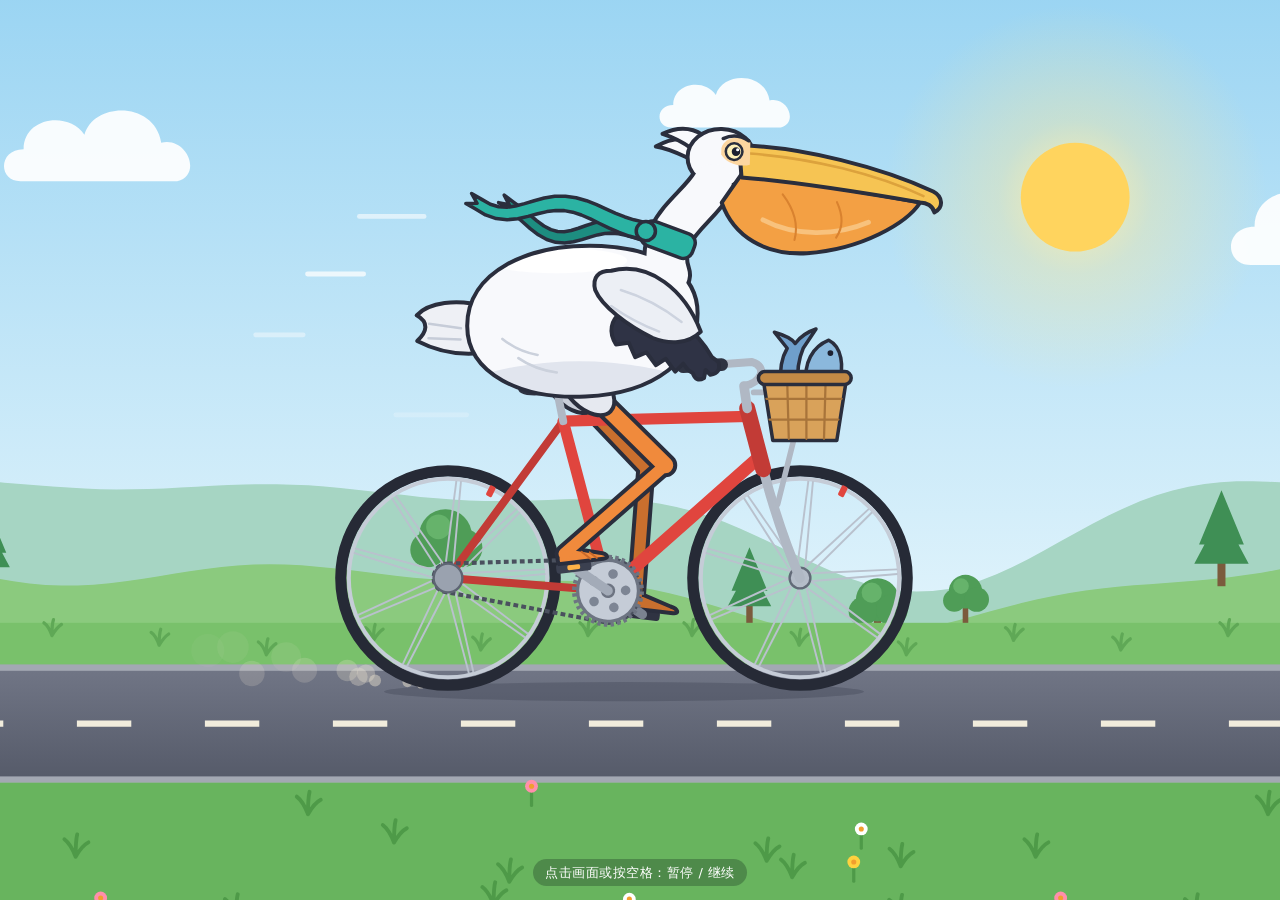
<file: results/claude-opus-5-5-xhigh-claude-max5x-claude-code/artwork.html>
<!doctype html>
<html lang="zh-CN">
<head>
<meta charset="utf-8">
<meta name="viewport" content="width=device-width, initial-scale=1">
<title>鹈鹕骑自行车</title>
<style>
  html, body {
    margin: 0;
    height: 100%;
    overflow: hidden;
    background: #9fd6f2;
  }
  #scene {
    display: block;
    width: 100vw;
    height: 100vh;
    height: 100dvh;
    cursor: pointer;
    user-select: none;
    -webkit-tap-highlight-color: transparent;
  }
  .hint {
    position: fixed;
    left: 50%;
    bottom: 14px;
    transform: translateX(-50%);
    padding: 4px 12px;
    border-radius: 999px;
    background: rgba(20, 45, 30, 0.3);
    color: #fff;
    font: 13px/1.5 system-ui, -apple-system, "PingFang SC", "Microsoft YaHei", sans-serif;
    letter-spacing: 0.04em;
    white-space: nowrap;
    pointer-events: none;
  }
</style>
</head>
<body>

<svg id="scene" viewBox="0 0 800 500" preserveAspectRatio="xMidYMid meet" role="img" aria-label="动画：一只鹈鹕骑着自行车">
  <defs>
    <linearGradient id="gSky" gradientUnits="userSpaceOnUse" x1="0" y1="-900" x2="0" y2="380">
      <stop offset="0" stop-color="#3f95d4"/>
      <stop offset="0.62" stop-color="#8ecff1"/>
      <stop offset="1" stop-color="#e4f5fc"/>
    </linearGradient>
    <radialGradient id="gSun">
      <stop offset="0" stop-color="#fff3b8" stop-opacity="0.95"/>
      <stop offset="0.4" stop-color="#ffe894" stop-opacity="0.35"/>
      <stop offset="1" stop-color="#ffe894" stop-opacity="0"/>
    </radialGradient>
    <linearGradient id="gRoad" gradientUnits="userSpaceOnUse" x1="0" y1="388" x2="0" y2="454">
      <stop offset="0" stop-color="#707585"/>
      <stop offset="1" stop-color="#565b6a"/>
    </linearGradient>
    <clipPath id="clipBody">
      <path d="M262 172C262 138 300 120 346 122C384 124 406 140 406 164C406 192 380 214 336 216C296 218 262 202 262 172Z"/>
    </clipPath>
  </defs>

  <!-- 天空 / 远景（范围画得比 viewBox 大，任何屏幕比例都不会露边） -->
  <rect x="-3000" y="-3000" width="7000" height="3400" fill="url(#gSky)"/>
  <circle cx="672" cy="92" r="120" fill="url(#gSun)"/>
  <circle cx="672" cy="92" r="34" fill="#ffd45e"/>
  <g id="clouds"></g>
  <g id="farHills"><path id="farHillsPath" fill="#a6d5c3"/></g>
  <g id="nearHills"><path id="nearHillsPath" fill="#8bca7e"/><g id="trees"></g></g>

  <!-- 地面与道路 -->
  <rect x="-3000" y="358" width="7000" height="3000" fill="#79c16b"/>
  <g id="midGrass" fill="none" stroke="#5fa856" stroke-width="2" stroke-linecap="round"></g>
  <rect x="-3000" y="384" width="7000" height="74" fill="#a3a8b3"/>
  <rect x="-3000" y="388" width="7000" height="66" fill="url(#gRoad)"/>
  <line id="dashes" x1="-3000" y1="421" x2="4000" y2="421" stroke="#f1ecdc" stroke-width="4" stroke-dasharray="34 46"/>
  <rect x="-3000" y="458" width="7000" height="3000" fill="#68b45e"/>
  <g id="fg"></g>

  <!-- 骑手：自行车 + 鹈鹕 -->
  <g id="rider" transform="translate(30 0)">
    <ellipse cx="360" cy="401" rx="150" ry="6" fill="#1d2230" opacity="0.2"/>
    <g id="dust" fill="#efe6d2"></g>
    <g id="speedLines" stroke="#ffffff" stroke-width="3" stroke-linecap="round"></g>

    <!-- 远侧的腿（在车架后面） -->
    <g id="legFar" stroke-linecap="round">
      <line class="shinO" stroke="#2a2e3d" stroke-width="12"/>
      <line class="thighO" stroke="#2a2e3d" stroke-width="15"/>
      <g class="foot">
        <rect x="-11" y="-3" width="22" height="6" rx="2" fill="#2f3342"/>
        <path d="M-9 -3C-11 -9 -6 -13 0 -12L17 -7C22 -6 23 -3 19 -3Z" fill="#c96f2e" stroke="#2a2e3d" stroke-width="2.5" stroke-linejoin="round"/>
      </g>
      <line class="shin" stroke="#c96f2e" stroke-width="7"/>
      <line class="thigh" stroke="#c96f2e" stroke-width="10"/>
      <ellipse class="puff" rx="20" ry="12" fill="#c9ced9" stroke="#2a2e3d" stroke-width="2.5"/>
    </g>
    <line id="crankFar" stroke="#7b8391" stroke-width="6" stroke-linecap="round"/>

    <!-- 车轮 -->
    <g transform="translate(250 330)">
      <circle r="67" fill="none" stroke="#262a36" stroke-width="7"/>
      <circle r="62" fill="none" stroke="#c5ccd7" stroke-width="2.5"/>
      <g id="spokesR" stroke="#b9c1cd" stroke-width="1.2"></g>
      <circle r="6.5" fill="#b5bdc9" stroke="#626a78" stroke-width="1.5"/>
    </g>
    <g transform="translate(470 330)">
      <circle r="67" fill="none" stroke="#262a36" stroke-width="7"/>
      <circle r="62" fill="none" stroke="#c5ccd7" stroke-width="2.5"/>
      <g id="spokesF" stroke="#b9c1cd" stroke-width="1.2"></g>
      <circle r="6.5" fill="#b5bdc9" stroke="#626a78" stroke-width="1.5"/>
    </g>

    <!-- 车架 -->
    <g fill="none" stroke-linecap="round" stroke-linejoin="round">
      <path d="M250 330L350 338" stroke="#c23b36" stroke-width="5"/>
      <path d="M250 330L322 232" stroke="#c23b36" stroke-width="5"/>
      <path d="M447 262Q457 300 470 330" stroke="#b0b8c4" stroke-width="6"/>
      <path d="M350 338L445 254" stroke="#e0453e" stroke-width="8"/>
      <path d="M350 338L322 232" stroke="#e0453e" stroke-width="7"/>
      <path d="M322 232L438 229" stroke="#e0453e" stroke-width="7"/>
      <path d="M437 224L447 262" stroke="#c23b36" stroke-width="10"/>
      <path d="M322 232L318 212" stroke="#b0b8c4" stroke-width="5"/>
      <path d="M437 224L435 210" stroke="#b0b8c4" stroke-width="6"/>
      <path d="M435 210C446 208 450 198 440 195L412 197" stroke="#b0b8c4" stroke-width="5"/>
      <path d="M397 197.9L421 196.7" stroke="#2f3342" stroke-width="8"/>
      <path d="M441 214L452 214M466 244L456 284" stroke="#b0b8c4" stroke-width="3.5"/>
    </g>
    <path d="M294 211C296 205 306 205 318 206L340 208C344 209 344 214 339 214L304 216C297 216 293 214 294 211Z" fill="#2f3342"/>

    <!-- 车筐和鱼 -->
    <g stroke="#2a2e3d" stroke-width="2.2" stroke-linejoin="round" stroke-linecap="round">
      <g id="fish">
        <path d="M458 210C457 199 459 192 462 187L454 177C461 179 465 181 467 184C470 180 474 177 480 175L472 187C469 194 468 202 469 210Z" fill="#6f9fcb"/>
        <path d="M474 210C472 196 478 186 488 182C496 186 498 198 494 210Z" fill="#8bb8dc"/>
        <circle cx="489" cy="190" r="1.8" fill="#1d2030" stroke="none"/>
      </g>
      <path d="M447 206L499 206L493 244L453 244Z" fill="#d9a25a"/>
      <path d="M449 218H496M451 231H494M462 207L463 243M474 207V243M486 207L485 243" fill="none" stroke="#a8743a" stroke-width="1.4"/>
      <rect x="444" y="201" width="58" height="8" rx="4" fill="#c48a45"/>
    </g>

    <!-- 链条与牙盘 -->
    <path id="chain" d="M250 321L350 318A20 20 0 0 1 350 358L250 339A9 9 0 0 1 250 321Z" fill="none" stroke="#4a505e" stroke-width="2.6" stroke-dasharray="3 2"/>
    <circle cx="250" cy="330" r="9" fill="#9aa2af" stroke="#5d6472" stroke-width="1.5"/>
    <g transform="translate(350 338)">
      <g id="chainring">
        <circle r="21" fill="none" stroke="#6d7482" stroke-width="3" stroke-dasharray="2.0617 2.0617"/>
        <circle r="19" fill="#c5ccd7" stroke="#6d7482" stroke-width="2"/>
        <circle cx="11" cy="0" r="3" fill="#7d8594"/>
        <circle cx="3.4" cy="10.46" r="3" fill="#7d8594"/>
        <circle cx="-8.9" cy="6.47" r="3" fill="#7d8594"/>
        <circle cx="-8.9" cy="-6.47" r="3" fill="#7d8594"/>
        <circle cx="3.4" cy="-10.46" r="3" fill="#7d8594"/>
        <circle r="4.5" fill="#6d7482"/>
      </g>
    </g>

    <!-- 近侧的腿（在车架前面、身体后面） -->
    <line id="crankNear" stroke="#a3abb8" stroke-width="6" stroke-linecap="round"/>
    <g id="legNear" stroke-linecap="round">
      <line class="shinO" stroke="#2a2e3d" stroke-width="12"/>
      <line class="thighO" stroke="#2a2e3d" stroke-width="15"/>
      <g class="foot">
        <rect x="-11" y="-3" width="22" height="6" rx="2" fill="#3b4050"/>
        <rect x="-4" y="-1.5" width="8" height="3" rx="1" fill="#ffb347"/>
        <path d="M-9 -3C-11 -9 -6 -13 0 -12L17 -7C22 -6 23 -3 19 -3Z" fill="#f08a3c" stroke="#2a2e3d" stroke-width="2.5" stroke-linejoin="round"/>
        <path d="M6 -9L11 -4M11 -8L15 -4" fill="none" stroke="#c9692a" stroke-width="1.2"/>
      </g>
      <line class="shin" stroke="#f08a3c" stroke-width="7"/>
      <line class="thigh" stroke="#f08a3c" stroke-width="10"/>
      <ellipse class="puff" rx="20" ry="12" fill="#e6e9f0" stroke="#2a2e3d" stroke-width="2.5"/>
    </g>

    <!-- 鹈鹕上半身 -->
    <g id="upper">
      <g id="tail" stroke="#2a2e3d" stroke-width="2.5" stroke-linejoin="round">
        <path d="M274 160C254 155 237 159 230 167C238 171 237 177 231 183C246 190 262 191 276 188Z" fill="#eef0f5"/>
        <path d="M238 172L258 174M238 181L258 181" fill="none" stroke="#c6ccd8" stroke-width="1.6" stroke-linecap="round"/>
      </g>

      <g id="neckBack">
        <g stroke="#2a2e3d" stroke-width="2.2" stroke-linejoin="round">
          <path id="scarf2" fill="#1d8d80"/>
          <path id="scarf1" fill="#2bb3a3"/>
        </g>
        <path d="M388 140C378 112 404 100 414 82" fill="none" stroke="#2a2e3d" stroke-width="29" stroke-linecap="round"/>
      </g>

      <path d="M262 172C262 138 300 120 346 122C384 124 406 140 406 164C406 192 380 214 336 216C296 218 262 202 262 172Z" fill="#f8f9fc"/>
      <g clip-path="url(#clipBody)">
        <ellipse cx="332" cy="238" rx="104" ry="44" fill="#e1e5ee"/>
        <ellipse cx="318" cy="131" rx="44" ry="8" fill="#ffffff"/>
      </g>
      <path d="M262 172C262 138 300 120 346 122C384 124 406 140 406 164C406 192 380 214 336 216C296 218 262 202 262 172Z" fill="none" stroke="#2a2e3d" stroke-width="2.5"/>
      <path d="M284 180Q294 188 306 190M294 192Q304 199 318 201" fill="none" stroke="#cbd1dc" stroke-width="1.6" stroke-linecap="round"/>

      <g id="neckFront">
        <g stroke="#2a2e3d" stroke-width="2.5" stroke-linejoin="round">
          <path d="M404 57C395 53 386 55 378 60C386 61 392 64 399 67Z" fill="#f8f9fc"/>
          <path d="M407 52C399 47 390 48 382 52C389 54 395 57 401 61Z" fill="#f8f9fc"/>
          <ellipse cx="419" cy="66" rx="21" ry="18" fill="#f8f9fc"/>
        </g>
        <path d="M388 140C378 112 404 100 414 82" fill="none" stroke="#f8f9fc" stroke-width="24" stroke-linecap="round"/>

        <!-- 围巾 -->
        <g stroke="#2a2e3d" stroke-width="2.2" stroke-linejoin="round">
          <rect x="-8" y="-17" width="16" height="34" rx="6" fill="#2bb3a3" transform="translate(387 118) rotate(-71)"/>
          <circle cx="373" cy="113" r="6" fill="#2bb3a3"/>
        </g>

        <!-- 喉囊与喙 -->
        <g stroke="#2a2e3d" stroke-width="2.5" stroke-linejoin="round" stroke-linecap="round">
          <g id="pouch">
            <path d="M432 76C470 80 512 86 544 91C536 104 508 121 474 124C448 126 428 115 420 94Z" fill="#f3a044"/>
            <path d="M446 104C466 114 492 113 512 104" fill="none" stroke="#f8c27d" stroke-width="3"/>
            <path d="M458 88C466 98 468 108 466 116M492 92C496 100 496 108 492 114" fill="none" stroke="#d9822f" stroke-width="1.3"/>
          </g>
          <path d="M430 58C470 58 520 70 552 84C558 87 559 94 553 97C552 93 548 91 544 91C510 86 468 80 432 78Z" fill="#f6c453"/>
          <path d="M437 63C476 65 516 74 546 87" fill="none" stroke="#dca23c" stroke-width="1.6"/>
          <path d="M419 60C421 53 430 51 437 56L437 70C430 72 422 69 419 64Z" fill="#fcd6a0" stroke="none"/>
          <g id="eye">
            <circle cx="427" cy="62" r="5.2" fill="#fff1b8" stroke-width="1.6"/>
            <circle cx="428.2" cy="62" r="2.7" fill="#1d2030" stroke="none"/>
            <circle cx="429.2" cy="60.8" r="1" fill="#ffffff" stroke="none"/>
          </g>
          <path d="M420 54Q428 50 436 55" fill="none" stroke-width="2.2"/>
        </g>
      </g>
    </g>

    <!-- 近侧翅膀，翼尖握住车把 -->
    <g id="wing" stroke="#2a2e3d" stroke-width="2.5" stroke-linejoin="round">
      <path d="M358 164C372 172 386 175 397 172C405 177 411 185 415 192L419 195Q421 202 414 203L411 200L410 205Q405 208 403 202L400 200L397 196L392 201L386 193L380 197L374 189L367 192L363 183L355 184C350 176 352 169 358 164Z" fill="#2f3345"/>
      <path d="M352 138C376 132 398 150 408 176C400 184 388 184 378 180C362 172 346 160 342 150C340 142 344 138 352 138Z" fill="#eceff5"/>
      <path d="M358 150Q378 156 396 170M352 160Q366 170 382 176" fill="none" stroke="#cdd3df" stroke-width="1.5" stroke-linecap="round"/>
    </g>
  </g>
</svg>

<div class="hint" id="hint">点击画面或按空格：暂停 / 继续</div>

<script>
(() => {
  'use strict';

  const NS = 'http://www.w3.org/2000/svg';
  const $ = (id) => document.getElementById(id);
  const el = (tag, attrs, parent) => {
    const node = document.createElementNS(NS, tag);
    for (const k in attrs) node.setAttribute(k, attrs[k]);
    if (parent) parent.appendChild(node);
    return node;
  };
  const mod = (a, n) => ((a % n) + n) % n;
  const f = (v) => v.toFixed(2);
  const DEG = 180 / Math.PI;

  // ---------- 参数 ----------
  const SPEED = 480;               // 地面后退速度 px/s
  const WHEEL_R = 70;              // 轮胎外半径（滚动半径）
  const GEAR = 1.8;                // 车轮转速 : 踏板转速
  const BB = { x: 350, y: 338 };   // 中轴
  const CRANK = 26;                // 曲柄长度
  const THIGH = 84, SHIN = 84;     // 大腿 / 小腿长度
  const HIP_NEAR = { x: 326, y: 200 };
  const HIP_FAR = { x: 316, y: 198 };
  const REAR = { x: 250, y: 330 };

  // ---------- 背景：循环滚动的山、树、草 ----------
  const P_FAR = 800, P_NEAR = 1000, P_MID = 400, P_FG = 600;
  const farY = (x) => {
    const t = (x / P_FAR) * Math.PI * 2;
    return 290 - (26 * Math.sin(t) + 15 * Math.sin(2 * t + 1.2) + 8 * Math.sin(3 * t + 2.5));
  };
  const nearY = (x) => {
    const t = (x / P_NEAR) * Math.PI * 2;
    return 334 - (16 * Math.sin(t + 0.6) + 11 * Math.sin(2 * t + 2.2) + 6 * Math.sin(4 * t + 0.4));
  };
  const hillPath = (fn, P, bottom) => {
    const x0 = -2 * P, x1 = 2800 + P;
    let d = `M${x0} ${bottom}`;
    for (let x = x0; x <= x1; x += 10) d += `L${x} ${fn(x).toFixed(1)}`;
    return d + `L${x1} ${bottom}Z`;
  };
  $('farHillsPath').setAttribute('d', hillPath(farY, P_FAR, 380));
  $('nearHillsPath').setAttribute('d', hillPath(nearY, P_NEAR, 380));

  let seed = 7;
  const rand = () => (seed = (seed * 16807) % 2147483647) / 2147483647;

  const treeSpots = [[70, 1, 0], [135, 0.75, 1], [420, 1.1, 0], [610, 0.8, 1], [690, 0.9, 0], [745, 0.7, 0], [905, 1, 1]];
  for (let k = -2; k <= 3; k++) {
    for (const [px, s, type] of treeSpots) {
      const x = px + k * P_NEAR;
      const g = el('g', { transform: `translate(${x} ${f(nearY(x) + 3)}) scale(${s})` }, $('trees'));
      el('rect', { x: -2.5, y: -16, width: 5, height: 18, fill: '#7b5b3d' }, g);
      if (type === 0) {
        el('circle', { cx: 0, cy: -28, r: 15, fill: '#4f9d57' }, g);
        el('circle', { cx: -10, cy: -20, r: 10, fill: '#4f9d57' }, g);
        el('circle', { cx: 10, cy: -21, r: 11, fill: '#4f9d57' }, g);
        el('circle', { cx: -4, cy: -33, r: 7, fill: '#66b36b' }, g);
      } else {
        el('path', { d: 'M0 -58L14 -24H-14ZM0 -44L17 -12H-17Z', fill: '#3f8f55' }, g);
      }
    }
  }

  for (let k = -4; k <= 9; k++) {
    for (let i = 0; i < 6; i++) {
      const x = k * P_MID + i * 67 + 10, y = 366 + ((i * 7) % 5) * 3;
      el('path', { d: `M${x} ${y}q-2 -6 -5 -8M${x} ${y}q0 -7 1 -10M${x} ${y}q3 -5 6 -7` }, $('midGrass'));
    }
  }

  seed = 11;
  const flowerColors = ['#ffffff', '#ffd23f', '#ff8fab'];
  const fgItems = [];
  for (let i = 0; i < 16; i++) {
    fgItems.push({ x: rand() * P_FG, y: 470 + rand() * 90, flower: rand() > 0.62, col: flowerColors[Math.floor(rand() * 3)] });
  }
  for (let k = -3; k <= 6; k++) {
    for (const it of fgItems) {
      const x = it.x + k * P_FG, y = it.y;
      if (!it.flower) {
        el('path', {
          d: `M${f(x)} ${f(y)}q-3 -8 -7 -11M${f(x)} ${f(y)}q0 -10 1 -14M${f(x)} ${f(y)}q4 -7 8 -9`,
          fill: 'none', stroke: '#4e9a48', 'stroke-width': 2.4, 'stroke-linecap': 'round',
        }, $('fg'));
      } else {
        el('path', { d: `M${f(x)} ${f(y)}v-10`, stroke: '#4e9a48', 'stroke-width': 2, 'stroke-linecap': 'round' }, $('fg'));
        el('circle', { cx: f(x), cy: f(y - 12), r: 4, fill: it.col }, $('fg'));
        el('circle', { cx: f(x), cy: f(y - 12), r: 1.6, fill: '#f29e2e' }, $('fg'));
      }
    }
  }

  const clouds = [
    [80, 70, 1], [470, 40, 0.7], [860, 120, 1.2], [-330, 140, 0.9], [1300, 60, 0.8],
    [260, -160, 1.1], [980, -280, 0.9], [-560, -60, 1], [620, -420, 1.3],
  ].map(([x, y, s]) => {
    const g = el('g', {}, $('clouds'));
    el('path', {
      d: 'M-46 12C-60 12 -60 -8 -44 -8C-44 -28 -16 -32 -6 -17C0 -38 38 -38 42 -12C58 -16 68 8 52 12Z',
      fill: '#ffffff', opacity: 0.92,
    }, g);
    return { g, x, y, s, k: 0.025 + 0.02 * s };
  });

  // ---------- 车轮辐条 ----------
  for (const id of ['spokesR', 'spokesF']) {
    for (let i = 0; i < 18; i++) {
      const a = (i / 18) * Math.PI * 2, b = a + (i % 2 ? 0.5 : -0.5);
      el('line', { x1: f(5 * Math.cos(a)), y1: f(5 * Math.sin(a)), x2: f(61 * Math.cos(b)), y2: f(61 * Math.sin(b)) }, $(id));
    }
    el('rect', { x: -2, y: -64, width: 4, height: 7, rx: 1, fill: '#e0453e', stroke: 'none' }, $(id));
  }

  // ---------- 灰尘与速度线 ----------
  const dust = Array.from({ length: 16 }, () => ({
    c: el('circle', { r: 0, opacity: 0 }, $('dust')), life: 1, max: 1, x: 0, y: 0, vx: 0, vy: 0,
  }));
  let dustIdx = 0, dustClock = 0;
  const spawnDust = () => {
    const p = dust[dustIdx++ % dust.length];
    p.x = REAR.x - 14 + Math.random() * 10;
    p.y = 398;
    p.vx = -150 - Math.random() * 80;
    p.vy = -16 - Math.random() * 24;
    p.life = 0;
    p.max = 0.5 + Math.random() * 0.3;
  };

  const SPEED_LINE_Y = [104, 140, 178, 228];
  const speedLines = SPEED_LINE_Y.map(() => el('line', { opacity: 0 }, $('speedLines')));

  // ---------- 腿：两段式反向运动学 ----------
  const legRefs = (id) => {
    const g = $(id);
    const q = (c) => g.querySelector('.' + c);
    return { shinO: q('shinO'), thighO: q('thighO'), foot: q('foot'), shin: q('shin'), thigh: q('thigh'), puff: q('puff') };
  };
  const legNear = legRefs('legNear');
  const legFar = legRefs('legFar');

  const setLine = (line, a, b) => {
    line.setAttribute('x1', f(a.x));
    line.setAttribute('y1', f(a.y));
    line.setAttribute('x2', f(b.x));
    line.setAttribute('y2', f(b.y));
  };

  // 已知髋关节与脚踝位置，求膝盖（膝盖朝前）
  const solveKnee = (hip, ankle) => {
    const dx = ankle.x - hip.x, dy = ankle.y - hip.y;
    const d = Math.min(Math.max(Math.hypot(dx, dy), Math.abs(THIGH - SHIN) + 0.01), THIGH + SHIN - 0.01);
    const phi = Math.atan2(dy, dx);
    const alpha = Math.acos((THIGH * THIGH + d * d - SHIN * SHIN) / (2 * THIGH * d));
    return { x: hip.x + THIGH * Math.cos(phi - alpha), y: hip.y + THIGH * Math.sin(phi - alpha) };
  };

  const placeLeg = (leg, hip, pedal, footDeg) => {
    leg.foot.setAttribute('transform', `translate(${f(pedal.x)} ${f(pedal.y)}) rotate(${f(footDeg)})`);
    const r = footDeg / DEG, ax = -5, ay = -9;   // 脚踝在踏板坐标系中的位置
    const ankle = {
      x: pedal.x + ax * Math.cos(r) - ay * Math.sin(r),
      y: pedal.y + ax * Math.sin(r) + ay * Math.cos(r),
    };
    const knee = solveKnee(hip, ankle);
    setLine(leg.shinO, knee, ankle);
    setLine(leg.shin, knee, ankle);
    setLine(leg.thighO, hip, knee);
    setLine(leg.thigh, hip, knee);
    const ang = Math.atan2(knee.y - hip.y, knee.x - hip.x);
    leg.puff.setAttribute('transform',
      `translate(${f(hip.x + Math.cos(ang) * 16)} ${f(hip.y + Math.sin(ang) * 16)}) rotate(${f(ang * DEG)})`);
  };

  // ---------- 围巾：随风飘动的带子 ----------
  const ribbon = (x0, y0, len, rise, width, phase, time) => {
    const N = 18, pts = [], top = [], bot = [];
    for (let i = 0; i <= N; i++) {
      const s = i / N;
      pts.push({
        x: x0 - len * s,
        y: y0 - rise * s + (1.5 + 9 * s) * Math.sin(s * 7 - time * 11 + phase),
      });
    }
    let tx = 0, ty = 0;
    for (let i = 0; i <= N; i++) {
      const a = pts[Math.max(0, i - 1)], b = pts[Math.min(N, i + 1)];
      tx = b.x - a.x; ty = b.y - a.y;
      const l = Math.hypot(tx, ty) || 1;
      tx /= l; ty /= l;
      const w = (width * (1 - 0.35 * (i / N))) / 2;
      top.push([pts[i].x - ty * w, pts[i].y + tx * w]);
      bot.push([pts[i].x + ty * w, pts[i].y - tx * w]);
    }
    const end = pts[N], tN = top[N], bN = bot[N];
    const tail = [
      [tN[0] + tx * 7, tN[1] + ty * 7],
      [end.x + tx * 1, end.y + ty * 1],
      [bN[0] + tx * 7, bN[1] + ty * 7],
    ];
    const all = top.concat(tail, bot.reverse());
    return 'M' + all.map((p) => f(p[0]) + ' ' + f(p[1])).join('L') + 'Z';
  };

  // ---------- DOM 引用 ----------
  const R = {
    spokesR: $('spokesR'), spokesF: $('spokesF'), chainring: $('chainring'), chain: $('chain'),
    crankNear: $('crankNear'), crankFar: $('crankFar'), upper: $('upper'), tail: $('tail'),
    neckBack: $('neckBack'), neckFront: $('neckFront'), pouch: $('pouch'), eye: $('eye'),
    fish: $('fish'), scarf1: $('scarf1'), scarf2: $('scarf2'),
    farHills: $('farHills'), nearHills: $('nearHills'), midGrass: $('midGrass'),
    dashes: $('dashes'), fg: $('fg'), hint: $('hint'),
  };

  // ---------- 动画主循环 ----------
  let dist = 0, t = 0, playing = true, last = null;

  const update = (dt) => {
    const crank = dist / (WHEEL_R * GEAR);                 // 踏板角度（弧度，顺时针）
    const wheelDeg = mod((dist / WHEEL_R) * DEG, 360);

    // 自行车
    R.spokesR.setAttribute('transform', `rotate(${f(wheelDeg)})`);
    R.spokesF.setAttribute('transform', `rotate(${f(wheelDeg)})`);
    R.chainring.setAttribute('transform', `rotate(${f(mod(crank * DEG, 360))})`);
    R.chain.setAttribute('stroke-dashoffset', f(-mod(crank * 20, 5)));
    const pN = { x: BB.x + CRANK * Math.cos(crank), y: BB.y + CRANK * Math.sin(crank) };
    const pF = { x: BB.x - CRANK * Math.cos(crank), y: BB.y - CRANK * Math.sin(crank) };
    setLine(R.crankNear, BB, pN);
    setLine(R.crankFar, BB, pF);

    // 鹈鹕：随踩踏起伏、点头、尾巴摆动、喉囊晃动、眨眼
    const bob = 1.4 * Math.sin(2 * crank - 0.8);
    R.upper.setAttribute('transform', `translate(0 ${f(bob)})`);
    const nod = `rotate(${f(1.6 * Math.sin(2 * crank - 0.2))} 388 140)`;
    R.neckBack.setAttribute('transform', nod);
    R.neckFront.setAttribute('transform', nod);
    R.tail.setAttribute('transform', `rotate(${f(3 * Math.sin(2 * crank + 1))} 272 176)`);
    const sway = 1 + 0.035 * Math.sin(2 * crank + 2) + 0.02 * Math.sin(t * 7);
    R.pouch.setAttribute('transform', `translate(480 84) scale(1 ${f(sway)}) translate(-480 -84)`);
    const bp = mod(t, 4.2);
    const blink = bp < 0.16 ? Math.max(0.1, Math.abs(1 - (2 * bp) / 0.16)) : 1;
    R.eye.setAttribute('transform', `translate(427 62) scale(1 ${f(blink)}) translate(-427 -62)`);
    R.fish.setAttribute('transform', `translate(0 ${f(-1.6 * Math.abs(Math.sin(t * 6)))})`);
    R.scarf1.setAttribute('d', ribbon(376, 112, 108, 20, 11, 0, t));
    R.scarf2.setAttribute('d', ribbon(376, 116, 88, 8, 9, 1.7, t));

    placeLeg(legNear, { x: HIP_NEAR.x, y: HIP_NEAR.y + bob }, pN, 12 * Math.sin(crank));
    placeLeg(legFar, { x: HIP_FAR.x, y: HIP_FAR.y + bob }, pF, -12 * Math.sin(crank));

    // 背景视差
    R.farHills.setAttribute('transform', `translate(${f(-mod(dist * 0.1, P_FAR))} 0)`);
    R.nearHills.setAttribute('transform', `translate(${f(-mod(dist * 0.3, P_NEAR))} 0)`);
    R.midGrass.setAttribute('transform', `translate(${f(-mod(dist * 0.8, P_MID))} 0)`);
    R.dashes.setAttribute('stroke-dashoffset', f(mod(dist, 80)));
    R.fg.setAttribute('transform', `translate(${f(-mod(dist * 1.35, P_FG))} 0)`);
    for (const c of clouds) {
      const x = mod(c.x - dist * c.k + 1400, 3400) - 1400;
      c.g.setAttribute('transform', `translate(${f(x)} ${c.y}) scale(${c.s})`);
    }

    // 后轮扬起的灰尘
    if (playing) {
      dustClock += dt;
      while (dustClock > 0.06) { dustClock -= 0.06; spawnDust(); }
    }
    for (const p of dust) {
      if (p.life >= p.max) { p.c.setAttribute('opacity', 0); continue; }
      if (playing) p.life += dt;
      const k = Math.min(1, p.life / p.max);
      p.c.setAttribute('cx', f(p.x + p.vx * p.life));
      p.c.setAttribute('cy', f(p.y + p.vy * p.life));
      p.c.setAttribute('r', f(2 + 9 * k));
      p.c.setAttribute('opacity', f(0.55 * (1 - k)));
    }

    // 身后的速度线
    speedLines.forEach((line, i) => {
      const p = mod(t * 1.3 + i * 0.27, 1);
      const x = 228 - p * 120, len = 26 + 20 * (1 - p);
      setLine(line, { x, y: SPEED_LINE_Y[i] }, { x: x + len, y: SPEED_LINE_Y[i] });
      line.setAttribute('opacity', f(0.75 * Math.sin(Math.PI * p)));
    });
  };

  const frame = (now) => {
    if (last === null) last = now;
    const dt = Math.min(0.05, (now - last) / 1000);
    last = now;
    if (playing) {
      t += dt;
      dist += SPEED * dt;
    }
    update(dt);
    requestAnimationFrame(frame);
  };

  const toggle = () => {
    playing = !playing;
    R.hint.textContent = playing ? '点击画面或按空格：暂停 / 继续' : '已暂停 · 点击画面或按空格继续';
  };
  $('scene').addEventListener('click', toggle);
  window.addEventListener('keydown', (e) => {
    if (e.code === 'Space') { e.preventDefault(); toggle(); }
  });

  update(0);
  requestAnimationFrame(frame);
})();
</script>
</body>
</html>
</file>
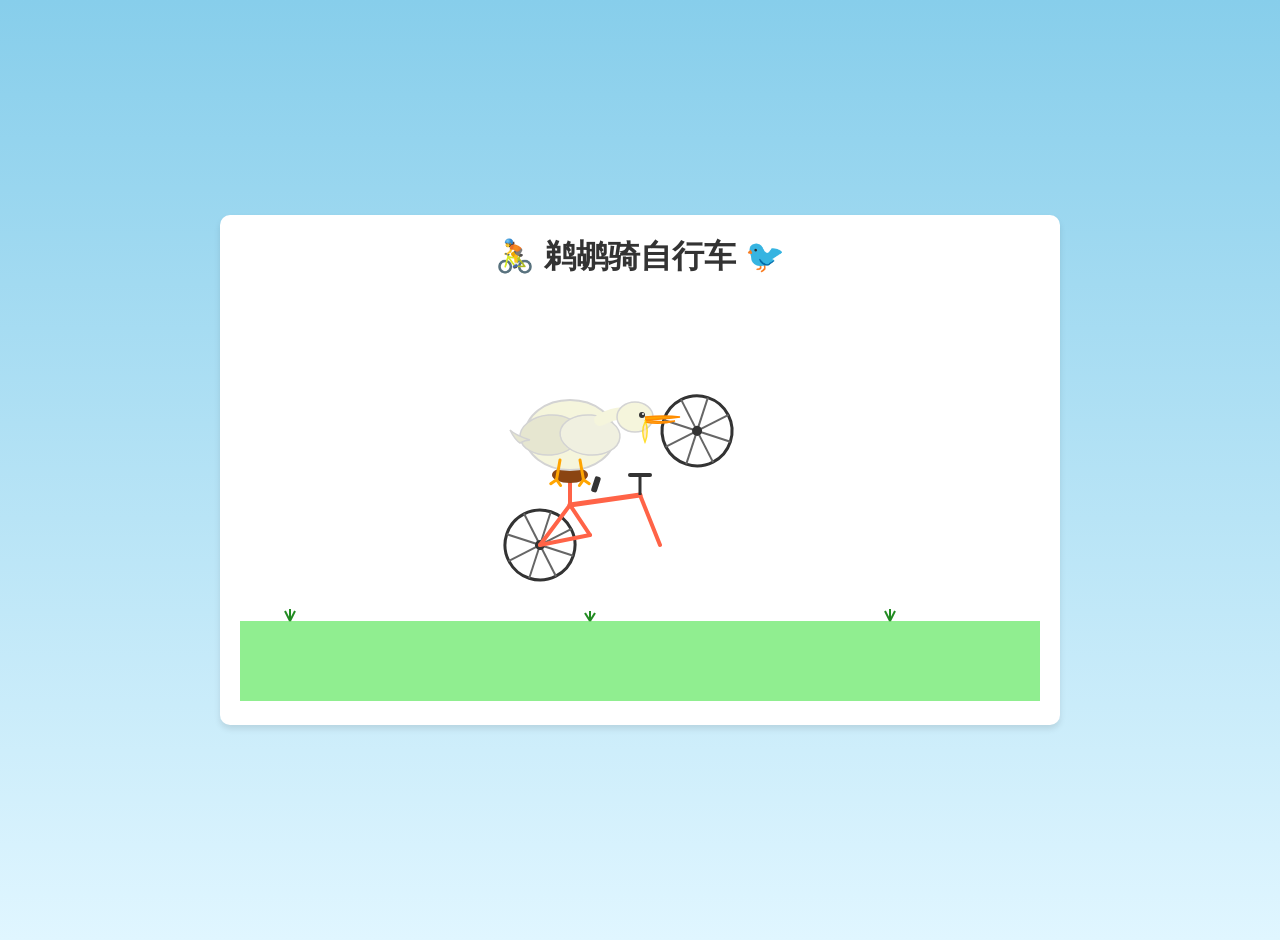
<file: results/claude-opus-5-xhigh-4router-net-cheapclaude-claude-code-01/artwork.html>
<!DOCTYPE html>
<html lang="zh-CN">
<head>
    <meta charset="UTF-8">
    <meta name="viewport" content="width=device-width, initial-scale=1.0">
    <title>鹈鹕骑自行车</title>
    <style>
        body {
            margin: 0;
            padding: 20px;
            background: linear-gradient(to bottom, #87CEEB 0%, #E0F6FF 100%);
            display: flex;
            justify-content: center;
            align-items: center;
            min-height: 100vh;
            font-family: Arial, sans-serif;
        }

        .container {
            background: white;
            padding: 20px;
            border-radius: 10px;
            box-shadow: 0 4px 6px rgba(0,0,0,0.1);
        }

        h1 {
            text-align: center;
            color: #333;
            margin-top: 0;
        }
    </style>
</head>
<body>
    <div class="container">
        <h1>🚴 鹈鹕骑自行车 🐦</h1>

        <svg width="800" height="400" viewBox="0 0 800 400" xmlns="http://www.w3.org/2000/svg">
            <!-- 背景 -->
            <defs>
                <!-- 云朵 -->
                <g id="cloud">
                    <ellipse cx="0" cy="0" rx="25" ry="15" fill="white" opacity="0.8"/>
                    <ellipse cx="20" cy="0" rx="30" ry="18" fill="white" opacity="0.8"/>
                    <ellipse cx="45" cy="0" rx="25" ry="15" fill="white" opacity="0.8"/>
                </g>
            </defs>

            <!-- 地面 -->
            <rect x="0" y="320" width="800" height="80" fill="#90EE90"/>

            <!-- 云朵动画 -->
            <use href="#cloud" x="100" y="50">
                <animateTransform attributeName="transform" type="translate"
                    from="0 0" to="900 0" dur="30s" repeatCount="indefinite"/>
            </use>
            <use href="#cloud" x="400" y="80">
                <animateTransform attributeName="transform" type="translate"
                    from="0 0" to="900 0" dur="35s" repeatCount="indefinite"/>
            </use>
            <use href="#cloud" x="700" y="60">
                <animateTransform attributeName="transform" type="translate"
                    from="0 0" to="900 0" dur="40s" repeatCount="indefinite"/>
            </use>

            <!-- 主要动画组：整体上下移动模拟骑行 -->
            <g id="pelican-bicycle">
                <animateTransform attributeName="transform" type="translate"
                    values="0 0; 0 -8; 0 0" dur="0.8s" repeatCount="indefinite"/>

                <!-- 自行车 -->
                <g id="bicycle" transform="translate(300, 250)">
                    <!-- 后轮 -->
                    <g id="rear-wheel">
                        <circle cx="0" cy="0" r="35" fill="none" stroke="#333" stroke-width="3"/>
                        <!-- 辐条 -->
                        <line x1="-25" y1="-25" x2="25" y2="25" stroke="#666" stroke-width="2"/>
                        <line x1="25" y1="-25" x2="-25" y2="25" stroke="#666" stroke-width="2"/>
                        <line x1="0" y1="-35" x2="0" y2="35" stroke="#666" stroke-width="2"/>
                        <line x1="-35" y1="0" x2="35" y2="0" stroke="#666" stroke-width="2"/>
                        <circle cx="0" cy="0" r="5" fill="#333"/>
                        <!-- 旋转动画 -->
                        <animateTransform attributeName="transform" type="rotate"
                            from="0 0 0" to="360 0 0" dur="1s" repeatCount="indefinite"/>
                    </g>

                    <!-- 前轮 -->
                    <g id="front-wheel" transform="translate(120, 0)">
                        <circle cx="0" cy="0" r="35" fill="none" stroke="#333" stroke-width="3"/>
                        <!-- 辐条 -->
                        <line x1="-25" y1="-25" x2="25" y2="25" stroke="#666" stroke-width="2"/>
                        <line x1="25" y1="-25" x2="-25" y2="25" stroke="#666" stroke-width="2"/>
                        <line x1="0" y1="-35" x2="0" y2="35" stroke="#666" stroke-width="2"/>
                        <line x1="-35" y1="0" x2="35" y2="0" stroke="#666" stroke-width="2"/>
                        <circle cx="0" cy="0" r="5" fill="#333"/>
                        <!-- 旋转动画 -->
                        <animateTransform attributeName="transform" type="rotate"
                            from="0 120 0" to="360 120 0" dur="1s" repeatCount="indefinite"/>
                    </g>

                    <!-- 车架 -->
                    <g id="frame">
                        <!-- 后三角 -->
                        <line x1="0" y1="0" x2="30" y2="-40" stroke="#FF6347" stroke-width="4" stroke-linecap="round"/>
                        <line x1="30" y1="-40" x2="50" y2="-10" stroke="#FF6347" stroke-width="4" stroke-linecap="round"/>
                        <line x1="50" y1="-10" x2="0" y2="0" stroke="#FF6347" stroke-width="4" stroke-linecap="round"/>

                        <!-- 主梁 -->
                        <line x1="30" y1="-40" x2="100" y2="-50" stroke="#FF6347" stroke-width="5" stroke-linecap="round"/>

                        <!-- 前叉 -->
                        <line x1="100" y1="-50" x2="120" y2="0" stroke="#FF6347" stroke-width="4" stroke-linecap="round"/>

                        <!-- 座管 -->
                        <line x1="30" y1="-40" x2="30" y2="-70" stroke="#FF6347" stroke-width="4" stroke-linecap="round"/>

                        <!-- 座位 -->
                        <ellipse cx="30" cy="-70" rx="18" ry="8" fill="#8B4513"/>

                        <!-- 车把 -->
                        <line x1="100" y1="-50" x2="100" y2="-70" stroke="#333" stroke-width="3"/>
                        <line x1="90" y1="-70" x2="110" y2="-70" stroke="#333" stroke-width="4" stroke-linecap="round"/>

                        <!-- 脚踏 -->
                        <g id="pedal" transform="translate(50, -10)">
                            <rect x="-8" y="-3" width="16" height="6" fill="#333" rx="2"/>
                            <animateTransform attributeName="transform" type="rotate"
                                from="0 50 -10" to="360 50 -10" dur="1s" repeatCount="indefinite"/>
                        </g>
                    </g>
                </g>

                <!-- 鹈鹕 -->
                <g id="pelican" transform="translate(330, 140)">
                    <!-- 身体 -->
                    <ellipse cx="0" cy="0" rx="45" ry="35" fill="#F5F5DC" stroke="#D3D3D3" stroke-width="2"/>

                    <!-- 翅膀（后） -->
                    <g id="wing-back">
                        <ellipse cx="-20" cy="0" rx="30" ry="20" fill="#E6E6D0" stroke="#D3D3D3" stroke-width="1.5"/>
                        <animateTransform attributeName="transform" type="rotate"
                            values="0 -20 0; -15 -20 0; 0 -20 0" dur="0.6s" repeatCount="indefinite"/>
                    </g>

                    <!-- 翅膀（前） -->
                    <g id="wing-front">
                        <ellipse cx="20" cy="0" rx="30" ry="20" fill="#F0F0E0" stroke="#D3D3D3" stroke-width="1.5"/>
                        <animateTransform attributeName="transform" type="rotate"
                            values="0 20 0; 15 20 0; 0 20 0" dur="0.6s" repeatCount="indefinite"/>
                    </g>

                    <!-- 脖子 -->
                    <path d="M 30 -15 Q 50 -25, 60 -20" fill="none" stroke="#F5F5DC" stroke-width="12" stroke-linecap="round"/>

                    <!-- 头部 -->
                    <ellipse cx="65" cy="-18" rx="18" ry="15" fill="#F5F5DC" stroke="#D3D3D3" stroke-width="1.5"/>

                    <!-- 眼睛 -->
                    <circle cx="72" cy="-20" r="3" fill="#333"/>
                    <circle cx="73" cy="-21" r="1" fill="white"/>

                    <!-- 喙（上） -->
                    <path d="M 75 -18 Q 95 -20, 110 -18 Q 95 -16, 75 -15"
                          fill="#FFA500" stroke="#FF8C00" stroke-width="1.5"/>

                    <!-- 喙（下） -->
                    <path d="M 75 -15 Q 90 -12, 105 -14 Q 90 -10, 75 -13"
                          fill="#FFB533" stroke="#FF8C00" stroke-width="1.5"/>

                    <!-- 喉囊 -->
                    <path d="M 75 -15 Q 78 -5, 75 5 Q 72 -5, 75 -13"
                          fill="#FFE4B5" stroke="#FFD700" stroke-width="1.5" opacity="0.8">
                        <animate attributeName="d"
                            values="M 75 -15 Q 78 -5, 75 5 Q 72 -5, 75 -13;
                                    M 75 -15 Q 80 -3, 75 8 Q 70 -3, 75 -13;
                                    M 75 -15 Q 78 -5, 75 5 Q 72 -5, 75 -13"
                            dur="2s" repeatCount="indefinite"/>
                    </path>

                    <!-- 腿（左） -->
                    <g id="left-leg">
                        <line x1="-10" y1="25" x2="-10" y2="45" stroke="#FFA500" stroke-width="3" stroke-linecap="round"/>
                        <line x1="-10" y1="45" x2="-15" y2="50" stroke="#FFA500" stroke-width="3" stroke-linecap="round"/>
                        <line x1="-10" y1="45" x2="-5" y2="50" stroke="#FFA500" stroke-width="3" stroke-linecap="round"/>
                        <animateTransform attributeName="transform" type="rotate"
                            values="0 -10 25; -20 -10 25; 0 -10 25; 20 -10 25; 0 -10 25"
                            dur="0.8s" repeatCount="indefinite"/>
                    </g>

                    <!-- 腿（右） -->
                    <g id="right-leg">
                        <line x1="10" y1="25" x2="10" y2="45" stroke="#FFA500" stroke-width="3" stroke-linecap="round"/>
                        <line x1="10" y1="45" x2="5" y2="50" stroke="#FFA500" stroke-width="3" stroke-linecap="round"/>
                        <line x1="10" y1="45" x2="15" y2="50" stroke="#FFA500" stroke-width="3" stroke-linecap="round"/>
                        <animateTransform attributeName="transform" type="rotate"
                            values="0 10 25; 20 10 25; 0 10 25; -20 10 25; 0 10 25"
                            dur="0.8s" repeatCount="indefinite"/>
                    </g>

                    <!-- 尾巴 -->
                    <path d="M -40 5 Q -55 0, -60 -5 Q -55 5, -50 8 Q -45 5, -40 5"
                          fill="#E6E6D0" stroke="#D3D3D3" stroke-width="1.5"/>
                </g>
            </g>

            <!-- 装饰性草 -->
            <g id="grass">
                <line x1="50" y1="320" x2="45" y2="310" stroke="#228B22" stroke-width="2"/>
                <line x1="50" y1="320" x2="50" y2="308" stroke="#228B22" stroke-width="2"/>
                <line x1="50" y1="320" x2="55" y2="310" stroke="#228B22" stroke-width="2"/>

                <line x1="650" y1="320" x2="645" y2="310" stroke="#228B22" stroke-width="2"/>
                <line x1="650" y1="320" x2="650" y2="308" stroke="#228B22" stroke-width="2"/>
                <line x1="650" y1="320" x2="655" y2="310" stroke="#228B22" stroke-width="2"/>

                <line x1="350" y1="320" x2="345" y2="312" stroke="#228B22" stroke-width="2"/>
                <line x1="350" y1="320" x2="350" y2="310" stroke="#228B22" stroke-width="2"/>
                <line x1="350" y1="320" x2="355" y2="312" stroke="#228B22" stroke-width="2"/>
            </g>
        </svg>
    </div>
</body>
</html>
</file>
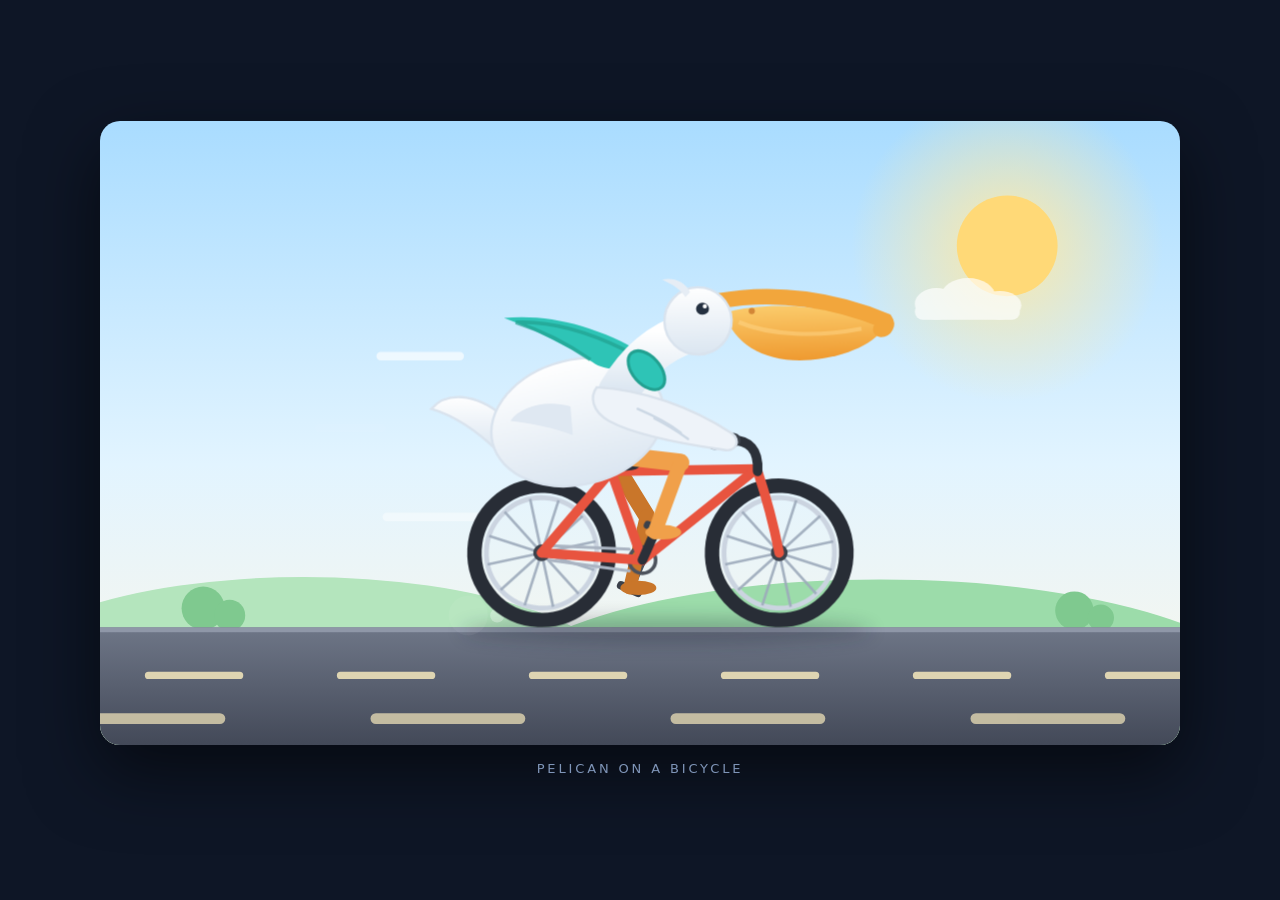
<file: results/deepseek-v4-1-flash-deepseek-api-codex/artwork.html>
<!DOCTYPE html>
<html lang="zh-CN">
<head>
<meta charset="utf-8">
<meta name="viewport" content="width=device-width, initial-scale=1">
<title>鹈鹕骑自行车 · SVG 动画</title>
<style>
  html, body { height: 100%; margin: 0; }
  body {
    display: grid; place-items: center; background: #0e1626;
    font: 16px/1.5 "PingFang SC", "Microsoft YaHei", system-ui, sans-serif;
  }
  .stage { margin: 0; width: min(96vw, 1080px); }
  svg { width: 100%; height: auto; display: block; border-radius: 20px;
        box-shadow: 0 26px 70px rgba(0, 0, 0, .55); }
  .cap { margin-top: 14px; text-align: center; color: #7f95b8;
         font-size: 13px; letter-spacing: .22em; text-transform: uppercase; }
</style>
</head>
<body>
<figure class="stage">
<svg viewBox="0 0 900 520" role="img" aria-labelledby="ttl desc">
  <title id="ttl">鹈鹕骑自行车</title>
  <desc id="desc">一只戴着围巾的鹈鹕骑着红色自行车向前飞驰的二维矢量动画</desc>

  <defs>
    <linearGradient id="sky" x1="0" y1="0" x2="0" y2="1">
      <stop offset="0" stop-color="#a9dcff"/>
      <stop offset=".55" stop-color="#e2f4ff"/>
      <stop offset="1" stop-color="#fdf7e8"/>
    </linearGradient>
    <radialGradient id="glow">
      <stop offset="0" stop-color="#ffe9a4" stop-opacity=".95"/>
      <stop offset="1" stop-color="#ffe9a4" stop-opacity="0"/>
    </radialGradient>
    <linearGradient id="road" x1="0" y1="0" x2="0" y2="1">
      <stop offset="0" stop-color="#6e7687"/>
      <stop offset="1" stop-color="#434958"/>
    </linearGradient>
    <linearGradient id="plume" x1="0" y1="0" x2="0" y2="1">
      <stop offset="0" stop-color="#ffffff"/>
      <stop offset="1" stop-color="#dbe6f1"/>
    </linearGradient>
    <linearGradient id="bill" x1="0" y1="0" x2="0" y2="1">
      <stop offset="0" stop-color="#fbcb6b"/>
      <stop offset="1" stop-color="#ef9a30"/>
    </linearGradient>
    <filter id="blur" x="-40%" y="-60%" width="180%" height="220%">
      <feGaussianBlur stdDeviation="7"/>
    </filter>
    <g id="cloud">
      <ellipse cx="40" cy="34" rx="30" ry="22"/>
      <ellipse cx="84" cy="24" rx="38" ry="26"/>
      <ellipse cx="128" cy="36" rx="30" ry="20"/>
      <rect x="10" y="34" width="146" height="22" rx="11"/>
    </g>
  </defs>

  <!-- 天空 / 太阳 / 云 -->
  <rect width="900" height="520" fill="url(#sky)"/>
  <circle cx="756" cy="104" r="130" fill="url(#glow)"/>
  <circle cx="756" cy="104" r="42" fill="#ffd977"/>
  <g fill="#ffffff" opacity=".95">
    <g opacity=".85">
      <animateTransform attributeName="transform" type="translate" values="1160 0; -320 0"
                        dur="52s" begin="-8s" repeatCount="indefinite"/>
      <use href="#cloud" transform="translate(120 58) scale(.9)"/>
    </g>
    <g opacity=".7">
      <animateTransform attributeName="transform" type="translate" values="1160 0; -320 0"
                        dur="34s" begin="-20s" repeatCount="indefinite"/>
      <use href="#cloud" transform="translate(430 132) scale(.6)"/>
    </g>
    <g opacity=".55">
      <animateTransform attributeName="transform" type="translate" values="1160 0; -320 0"
                        dur="24s" begin="-4s" repeatCount="indefinite"/>
      <use href="#cloud" transform="translate(640 40) scale(.42)"/>
    </g>
  </g>

  <!-- 远山 / 树丛 / 路面 -->
  <ellipse cx="170" cy="474" rx="270" ry="94" fill="#b4e5bd"/>
  <ellipse cx="650" cy="486" rx="330" ry="104" fill="#9cdcaa"/>
  <g fill="#7fc98f">
    <circle cx="86" cy="406" r="18"/><circle cx="108" cy="412" r="13"/>
    <circle cx="812" cy="408" r="16"/><circle cx="834" cy="414" r="11"/>
  </g>
  <rect x="0" y="422" width="900" height="98" fill="url(#road)"/>
  <rect x="0" y="422" width="900" height="4" fill="#8f97a8"/>
  <line x1="-90" y1="462" x2="990" y2="462" stroke="#f6e9bd" stroke-width="6"
        stroke-dasharray="76 84" stroke-linecap="round" opacity=".85">
    <animate attributeName="stroke-dashoffset" values="0;160" dur=".9s" repeatCount="indefinite"/>
  </line>
  <line x1="-90" y1="498" x2="990" y2="498" stroke="#f6e9bd" stroke-width="9"
        stroke-dasharray="120 130" stroke-linecap="round" opacity=".7">
    <animate attributeName="stroke-dashoffset" values="0;250" dur=".62s" repeatCount="indefinite"/>
  </line>

  <!-- 车影 / 尘土 -->
  <ellipse cx="472" cy="425" rx="172" ry="11" fill="#161d2a" opacity=".25" filter="url(#blur)"/>
  <g fill="#ffffff">
    <circle cx="346" cy="412" r="5" opacity="0">
      <animate attributeName="r" values="4;18" dur="1.2s" repeatCount="indefinite"/>
      <animate attributeName="cx" values="346;302" dur="1.2s" repeatCount="indefinite"/>
      <animate attributeName="opacity" values=".45;0" dur="1.2s" repeatCount="indefinite"/>
    </circle>
    <circle cx="346" cy="412" r="4" opacity="0">
      <animate attributeName="r" values="3;14" dur="1.2s" begin="-.45s" repeatCount="indefinite"/>
      <animate attributeName="cx" values="340;306" dur="1.2s" begin="-.45s" repeatCount="indefinite"/>
      <animate attributeName="opacity" values=".4;0" dur="1.2s" begin="-.45s" repeatCount="indefinite"/>
    </circle>
  </g>

  <!-- 速度线 -->
  <g stroke="#ffffff" stroke-width="7" stroke-linecap="round" opacity=".9">
    <line x1="286" y1="196" x2="352" y2="196" opacity="0">
      <animate attributeName="x1" values="326;150" dur=".7s" repeatCount="indefinite"/>
      <animate attributeName="x2" values="392;216" dur=".7s" repeatCount="indefinite"/>
      <animate attributeName="opacity" values="0;.75;0" dur=".7s" repeatCount="indefinite"/>
    </line>
    <line x1="250" y1="330" x2="326" y2="330" opacity="0">
      <animate attributeName="x1" values="300;120" dur=".55s" begin="-.22s" repeatCount="indefinite"/>
      <animate attributeName="x2" values="376;196" dur=".55s" begin="-.22s" repeatCount="indefinite"/>
      <animate attributeName="opacity" values="0;.7;0" dur=".55s" begin="-.22s" repeatCount="indefinite"/>
    </line>
    <line x1="300" y1="256" x2="352" y2="256" opacity="0">
      <animate attributeName="x1" values="336;176" dur=".8s" begin="-.5s" repeatCount="indefinite"/>
      <animate attributeName="x2" values="388;228" dur=".8s" begin="-.5s" repeatCount="indefinite"/>
      <animate attributeName="opacity" values="0;.6;0" dur=".8s" begin="-.5s" repeatCount="indefinite"/>
    </line>
  </g>

  <!-- 骑车整体（轻微上下颤动） -->
  <g>
    <animateTransform attributeName="transform" type="translate" values="0 0; 0 -3.5; 0 0"
                      keyTimes="0;.5;1" calcMode="spline"
                      keySplines=".4 0 .6 1;.4 0 .6 1" dur="1s" repeatCount="indefinite"/>

    <!-- 远侧：曲柄、脚踏、腿 -->
    <g stroke-linecap="round">
      <g>
        <animateTransform attributeName="transform" type="rotate" values="0 452 366; 360 452 366"
                          dur="1s" repeatCount="indefinite"/>
        <line x1="452" y1="366" x2="452" y2="392" stroke="#4c525c" stroke-width="7"/>
        <rect x="441" y="389" width="22" height="7" rx="3" fill="#3b414b"/>
      </g>
      <line x1="424" y1="278" x2="453.9" y2="330" stroke="#c9762a" stroke-width="14">
        <animate attributeName="x2" dur="1s" repeatCount="indefinite"
                 values="453.9;455.8;460.7;467.2;474.5;480.7;483.4;483.7;482.5;478.1;469.4;458.9;453.9"/>
        <animate attributeName="y2" dur="1s" repeatCount="indefinite"
                 values="330;328.8;325.4;319.7;310.4;297.6;286.5;284.4;291.5;304;317.2;326.8;330"/>
      </line>
      <line x1="453.9" y1="330" x2="452" y2="392" stroke="#c9762a" stroke-width="11">
        <animate attributeName="x1" dur="1s" repeatCount="indefinite"
                 values="453.9;455.8;460.7;467.2;474.5;480.7;483.4;483.7;482.5;478.1;469.4;458.9;453.9"/>
        <animate attributeName="y1" dur="1s" repeatCount="indefinite"
                 values="330;328.8;325.4;319.7;310.4;297.6;286.5;284.4;291.5;304;317.2;326.8;330"/>
        <animate attributeName="x2" dur="1s" repeatCount="indefinite"
                 values="452;439;429.5;426;429.5;439;452;465;474.5;478;474.5;465;452"/>
        <animate attributeName="y2" dur="1s" repeatCount="indefinite"
                 values="392;388.5;379;366;353;343.5;340;343.5;353;366;379;388.5;392"/>
      </line>
      <ellipse cx="452" cy="392" rx="15" ry="6" fill="#c9762a" transform="translate(7 0)">
        <animate attributeName="cx" dur="1s" repeatCount="indefinite"
                 values="452;439;429.5;426;429.5;439;452;465;474.5;478;474.5;465;452"/>
        <animate attributeName="cy" dur="1s" repeatCount="indefinite"
                 values="392;388.5;379;366;353;343.5;340;343.5;353;366;379;388.5;392"/>
      </ellipse>
    </g>

    <!-- 车轮 -->
    <g>
      <animateTransform attributeName="transform" type="rotate" values="0 368 360; 360 368 360"
                        dur=".5s" repeatCount="indefinite"/>
      <circle cx="368" cy="360" r="56" fill="none" stroke="#282d36" stroke-width="12"/>
      <circle cx="368" cy="360" r="46" fill="none" stroke="#cbd4e0" stroke-width="4"/>
      <g stroke="#9daabb" stroke-width="2.2" opacity=".9">
        <line x1="322" y1="360" x2="414" y2="360"/>
        <line x1="328.2" y1="337" x2="407.8" y2="383"/>
        <line x1="345" y1="320.2" x2="391" y2="399.8"/>
        <line x1="368" y1="314" x2="368" y2="406"/>
        <line x1="391" y1="320.2" x2="345" y2="399.8"/>
        <line x1="407.8" y1="337" x2="328.2" y2="383"/>
      </g>
      <circle cx="368" cy="360" r="7" fill="#3b414b"/>
    </g>
    <g>
      <animateTransform attributeName="transform" type="rotate" values="0 566 360; 360 566 360"
                        dur=".5s" repeatCount="indefinite"/>
      <circle cx="566" cy="360" r="56" fill="none" stroke="#282d36" stroke-width="12"/>
      <circle cx="566" cy="360" r="46" fill="none" stroke="#cbd4e0" stroke-width="4"/>
      <g stroke="#9daabb" stroke-width="2.2" opacity=".9">
        <line x1="520" y1="360" x2="612" y2="360"/>
        <line x1="526.2" y1="337" x2="605.8" y2="383"/>
        <line x1="543" y1="320.2" x2="589" y2="399.8"/>
        <line x1="566" y1="314" x2="566" y2="406"/>
        <line x1="589" y1="320.2" x2="543" y2="399.8"/>
        <line x1="605.8" y1="337" x2="526.2" y2="383"/>
      </g>
      <circle cx="566" cy="360" r="7" fill="#3b414b"/>
    </g>

    <!-- 近侧：车链、车架、车座、车把、曲柄、腿 -->
    <g stroke-linecap="round">
      <path d="M441 357 L375 354 M441 375 L375 366" fill="none" stroke="#aab4c2" stroke-width="2.5"/>
      <circle cx="452" cy="366" r="11" fill="none" stroke="#4c525c" stroke-width="3"/>
      <g fill="none" stroke="#e8543f" stroke-width="8">
        <path d="M368 360 L452 366"/>
        <path d="M368 360 L426 292"/>
        <path d="M452 366 L426 292"/>
        <path d="M424 292 L547 290"/>
        <path d="M452 366 L547 290"/>
        <path d="M548 292 C556 316 562 340 566 360"/>
      </g>
      <path d="M404 282 C404 275 424 273 446 276 C455 277 454 290 443 291 C420 294 404 290 404 282 Z" fill="#2b3039"/>
      <path d="M548 292 C549 274 541 266 526 266" fill="none" stroke="#2b3039" stroke-width="8"/>
      <line x1="528" y1="266" x2="512" y2="268" stroke="#3b414b" stroke-width="12"/>

      <g>
        <animateTransform attributeName="transform" type="rotate" values="0 452 366; 360 452 366"
                          dur="1s" repeatCount="indefinite"/>
        <line x1="452" y1="366" x2="452" y2="340" stroke="#2b3039" stroke-width="8"/>
        <rect x="441" y="334" width="22" height="7" rx="3" fill="#3b414b"/>
      </g>

      <line x1="424" y1="278" x2="483.4" y2="286.5" stroke="#f0a04a" stroke-width="15">
        <animate attributeName="x2" dur="1s" repeatCount="indefinite"
                 values="483.4;483.7;482.5;478.1;469.4;458.9;453.9;455.8;460.7;467.2;474.5;480.7;483.4"/>
        <animate attributeName="y2" dur="1s" repeatCount="indefinite"
                 values="286.5;284.4;291.5;304;317.2;326.8;330;328.8;325.4;319.7;310.4;297.6;286.5"/>
      </line>
      <line x1="483.4" y1="286.5" x2="452" y2="340" stroke="#f0a04a" stroke-width="12">
        <animate attributeName="x1" dur="1s" repeatCount="indefinite"
                 values="483.4;483.7;482.5;478.1;469.4;458.9;453.9;455.8;460.7;467.2;474.5;480.7;483.4"/>
        <animate attributeName="y1" dur="1s" repeatCount="indefinite"
                 values="286.5;284.4;291.5;304;317.2;326.8;330;328.8;325.4;319.7;310.4;297.6;286.5"/>
        <animate attributeName="x2" dur="1s" repeatCount="indefinite"
                 values="452;465;474.5;478;474.5;465;452;439;429.5;426;429.5;439;452"/>
        <animate attributeName="y2" dur="1s" repeatCount="indefinite"
                 values="340;343.5;353;366;379;388.5;392;388.5;379;366;353;343.5;340"/>
      </line>
      <ellipse cx="452" cy="340" rx="15" ry="6" fill="#f0a04a" transform="translate(7 0)">
        <animate attributeName="cx" dur="1s" repeatCount="indefinite"
                 values="452;465;474.5;478;474.5;465;452;439;429.5;426;429.5;439;452"/>
        <animate attributeName="cy" dur="1s" repeatCount="indefinite"
                 values="340;343.5;353;366;379;388.5;392;388.5;379;366;353;343.5;340"/>
      </ellipse>
    </g>

    <!-- 鹈鹕 -->
    <g>
      <path d="M336 246 C312 226 288 226 276 240 C296 246 316 260 332 276 Z" fill="url(#plume)" stroke="#d9e3ee" stroke-width="2"/>
      <ellipse cx="398" cy="251" rx="73" ry="52" transform="rotate(-14 398 251)" fill="url(#plume)" stroke="#d9e3ee" stroke-width="2"/>
      <path d="M392 238 C372 232 350 238 342 250 C360 252 380 256 394 262 Z" fill="#dfe8f2"/>

      <!-- 围巾 -->
      <g>
        <animateTransform attributeName="transform" type="rotate" values="-7 456 210; 7 456 210; -7 456 210"
                          keyTimes="0;.5;1" calcMode="spline"
                          keySplines=".4 0 .6 1;.4 0 .6 1" dur=".8s" repeatCount="indefinite"/>
        <path d="M452 194 C412 174 372 166 334 172 C360 180 388 192 410 204 C422 212 444 208 452 202 Z" fill="#2ec4b6"/>
        <path d="M436 192 C402 178 372 172 344 175 C368 181 390 191 408 202" fill="none" stroke="#22a191" stroke-width="3" opacity=".7"/>
      </g>

      <path d="M432 226 C446 202 466 184 492 176" fill="none" stroke="url(#plume)" stroke-width="34" stroke-linecap="round"/>

      <g>
        <animateTransform attributeName="transform" type="rotate" values="-1.6 448 232; 1.6 448 232; -1.6 448 232"
                          keyTimes="0;.5;1" calcMode="spline"
                          keySplines=".4 0 .6 1;.4 0 .6 1" dur="1s" repeatCount="indefinite"/>
        <!-- 喙 -->
        <path d="M522 162 C566 151 616 161 657 175 C648 190 624 201 593 203 C557 205 530 190 522 162 Z" fill="url(#bill)"/>
        <path d="M534 170 C560 182 600 184 636 178" fill="none" stroke="#ffd88a" stroke-width="3.5" opacity=".5"/>
        <path d="M517 152 C566 144 616 154 656 172 C658 175 656 179 652 179" fill="none" stroke="#f2a63c" stroke-width="13" stroke-linecap="round"/>
        <circle cx="545" cy="161" r="2.6" fill="#c9762a" opacity=".8"/>
        <!-- 头 -->
        <circle cx="500" cy="168" r="28" fill="url(#plume)" stroke="#d9e3ee" stroke-width="2"/>
        <path d="M494 144 C490 135 480 131 471 133 C479 137 486 141 490 148 Z" fill="#e6edf5"/>
        <!-- 围巾(领口) -->
        <ellipse cx="456" cy="208" rx="11.5" ry="19" transform="rotate(-40 456 208)" fill="#2ec4b6"/>
        <ellipse cx="456" cy="208" rx="11.5" ry="19" transform="rotate(-40 456 208)" fill="none" stroke="#22a191" stroke-width="2.5"/>
        <!-- 眼睛 -->
        <ellipse cx="504" cy="158" rx="5.4" ry="5" fill="#243040">
          <animate attributeName="ry" values="5;5;.6;5;5" keyTimes="0;.88;.93;.97;1" dur="4.4s" repeatCount="indefinite"/>
        </ellipse>
        <circle cx="506" cy="156" r="1.8" fill="#ffffff">
          <animate attributeName="opacity" values="1;1;0;1" keyTimes="0;.88;.93;.97" dur="4.4s" repeatCount="indefinite"/>
        </circle>
      </g>

      <!-- 近侧翅膀扶车把 -->
      <path d="M414 222 C452 224 492 238 526 260 C535 266 530 277 519 274 C484 269 446 262 424 250 C410 242 408 230 414 222 Z"
            fill="#eef3f9" stroke="#d9e2ec" stroke-width="2"/>
      <g fill="none" stroke="#ccd8e5" stroke-width="2" stroke-linecap="round">
        <path d="M448 240 C462 246 474 252 484 260"/>
        <path d="M462 248 C472 253 480 258 490 265"/>
      </g>
    </g>
  </g>
</svg>
<figcaption class="cap">Pelican on a Bicycle</figcaption>
</figure>
</body>
</html>
</file>
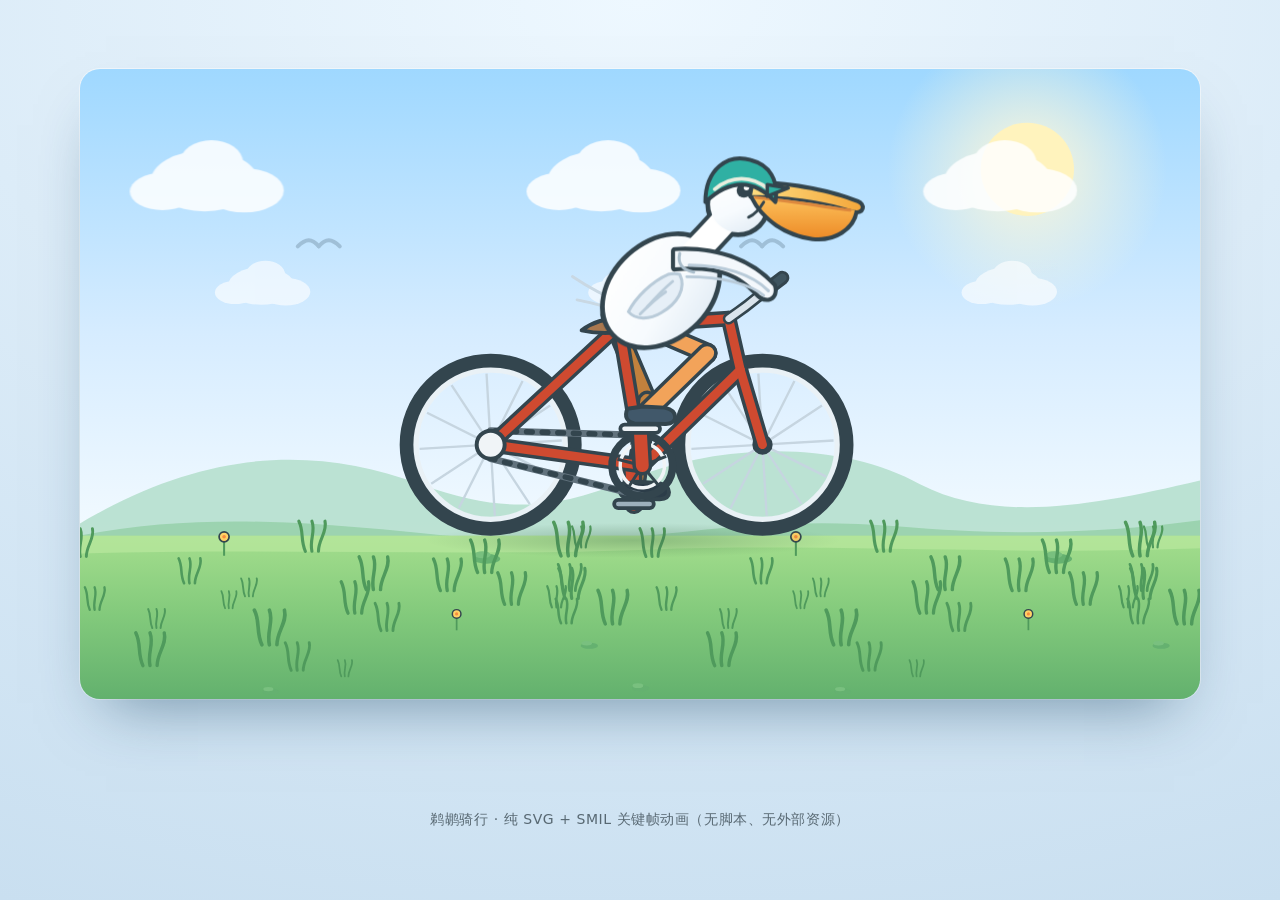
<file: results/deepseek-v4-1-flash-deepseek-api-dsh/artwork.html>
<!DOCTYPE html>
<html lang="zh-CN">
<head>
<meta charset="utf-8">
<meta name="viewport" content="width=device-width,initial-scale=1">
<title>骑自行车的鹈鹕 · SVG 动画</title>
<style>
  :root{color-scheme:light}
  *{box-sizing:border-box}
  html,body{height:100%}
  body{
    margin:0;display:grid;place-items:center;gap:14px;padding:22px;
    background:radial-gradient(120% 110% at 50% 0%,#eef8ff 0%,#dcecf8 45%,#c9dff0 100%);
    font:15px/1.6 system-ui,-apple-system,"PingFang SC","Microsoft YaHei",sans-serif;color:#2b3a42;
  }
  .stage{
    width:min(96vw,1120px);aspect-ratio:16/9;border-radius:20px;overflow:hidden;background:#bfe4fb;
    box-shadow:0 30px 60px -26px rgba(18,62,92,.5),0 2px 0 rgba(255,255,255,.85) inset,0 0 0 1px rgba(255,255,255,.55);
  }
  svg{display:block;width:100%;height:100%}
  /* ---- cartoon line art ---- */
  .frame-o,.crank-o,.limb-o{fill:none;stroke:#33454e;stroke-linecap:round;stroke-linejoin:round}
  .frame-o path{stroke-width:13.5}
  .frame-i path{stroke:#cf4a30;stroke-width:7.6;stroke-linecap:round;stroke-linejoin:round}
  .crank-o{stroke-width:17}
  .crank-i{fill:none;stroke:#cf4a30;stroke-width:11;stroke-linecap:round}
  .limb-o{stroke-width:18}
  .limb-i{fill:none;stroke:#f2a35a;stroke-width:12;stroke-linecap:round}
  .dark-leg .limb-i{stroke:#c2813d}
  .shoe,.shoe-f{stroke:#33454e;stroke-width:3.4;stroke-linejoin:round}
  .shoe{fill:#41586a}
  .shoe-f{fill:#2c3d49}
  .pedal,.pedal-f{stroke:#33454e;stroke-width:3.2}
  .pedal{fill:#eef3f7}
  .pedal-f{fill:#9db0bc}
  .cap{margin:0;opacity:.72;font-size:14px;letter-spacing:.04em}
</style>
</head>
<body>
  <div class="stage">
    <svg viewBox="0 0 960 540" xmlns="http://www.w3.org/2000/svg" role="img" aria-labelledby="ttl">
        <title id="ttl">一只鹈鹕骑着自行车穿过草地</title>
      
        <defs>
          <linearGradient id="sky" x1="0" y1="0" x2="0" y2="1">
            <stop offset="0" stop-color="#9fd8ff"/><stop offset=".55" stop-color="#d6ecff"/><stop offset="1" stop-color="#f4fbff"/>
          </linearGradient>
          <linearGradient id="grass" x1="0" y1="0" x2="0" y2="1">
            <stop offset="0" stop-color="#a4de8d"/><stop offset=".45" stop-color="#83ca7c"/><stop offset="1" stop-color="#5fae6c"/>
          </linearGradient>
          <linearGradient id="bill" x1="0" y1="0" x2="1" y2="0">
            <stop offset="0" stop-color="#ffdd80"/><stop offset="1" stop-color="#f4a83c"/>
          </linearGradient>
          <linearGradient id="pouchG" x1="0" y1="0" x2="0" y2="1">
            <stop offset="0" stop-color="#fdc25c"/><stop offset="1" stop-color="#ee8d29"/>
          </linearGradient>
          <linearGradient id="bodyG" x1=".18" y1="0" x2=".62" y2="1">
            <stop offset="0" stop-color="#ffffff"/><stop offset=".62" stop-color="#f7fbfe"/><stop offset="1" stop-color="#e6eff7"/>
          </linearGradient>
          <radialGradient id="sunG"><stop offset="0" stop-color="#fff8d8" stop-opacity=".95"/><stop offset="1" stop-color="#fff8d8" stop-opacity="0"/></radialGradient>
          <radialGradient id="shadowG"><stop offset="0" stop-color="#3d6b48" stop-opacity=".34"/><stop offset="1" stop-color="#3d6b48" stop-opacity="0"/></radialGradient>
          <g id="cloud" fill="#ffffff">
            <ellipse cx="0" cy="0" rx="46" ry="26"/><ellipse cx="34" cy="8" rx="34" ry="19"/>
            <ellipse cx="-36" cy="9" rx="28" ry="16"/><ellipse cx="6" cy="-16" rx="27" ry="19"/>
          </g>
          <g id="birdy" fill="none" stroke="#7d9bb0" stroke-width="3.4" stroke-linecap="round">
            <path d="M0 0 C7 -7 12 -7 18 0"/><path d="M18 0 C24 -7 29 -7 36 0"/>
          </g>
        </defs>
      
        <!-- ================= sky ================= -->
        <rect width="960" height="412" fill="url(#sky)"/>
        <circle cx="812" cy="86" r="120" fill="url(#sunG)"/>
        <circle cx="812" cy="86" r="40" fill="#fff3bd"/>
      
        <g opacity=".85">
          <animateTransform attributeName="transform" type="translate" values="0 0; -340 0" dur="34s" repeatCount="indefinite"/>
          <use href="#cloud" transform="translate(120 96)"/>
          <use href="#cloud" transform="translate(460 96)"/>
          <use href="#cloud" transform="translate(800 96)"/>
        </g>
        <g opacity=".62">
          <animateTransform attributeName="transform" type="translate" values="0 0; -320 0" dur="29s" repeatCount="indefinite"/>
          <use href="#cloud" transform="translate(170 186) scale(.62)"/>
          <use href="#cloud" transform="translate(490 186) scale(.62)"/>
          <use href="#cloud" transform="translate(810 186) scale(.62)"/>
        </g>
        <g opacity=".5">
          <animateTransform attributeName="transform" type="translate" values="0 0; -380 0" dur="38s" repeatCount="indefinite"/>
          <use href="#birdy" transform="translate(200 152)"/>
          <use href="#birdy" transform="translate(580 152)"/>
        </g>
      
        <!-- ================= far hills ================= -->
        <path d="M-20 402 C90 330 190 318 292 356 C372 386 420 372 470 352 C560 316 660 322 720 356 C790 392 880 372 980 348 L980 424 L-20 424 Z" fill="#b6e0cf" opacity=".9"/>
        <path d="M-20 404 C120 372 250 396 360 404 C470 412 560 380 700 392 C810 402 900 396 980 384 L980 434 L-20 434 Z" fill="#9ad3ae" opacity=".95"/>
      
        <!-- ================= meadow ================= -->
        <path d="M-20 400 L980 400 L980 548 L-20 548 Z" fill="url(#grass)"/>
        <path d="M-20 400 L980 400 L980 410 C812 418 640 406 486 412 C330 418 150 410 -20 416 Z" fill="#b9e89f" opacity=".7"/>
      
        <g id="meadow">
          <animateTransform attributeName="transform" type="translate" values="0 0; -490.09 0" dur="1.8s" repeatCount="indefinite"/>
          <g transform="translate(0 0)">
              <g transform="translate(292.61 447.11) scale(0.98)" fill="none" stroke="#4f9a5c" stroke-width="2.4" stroke-linecap="round"><path d="M -5 0 C -9 -9 -6 -15 -10 -23"/><path d="M 0 0 C -2 -9 3 -15 0 -23"/><path d="M 5 0 C 5 -9 12 -15 10 -23"/></g>
              <g transform="translate(329.43 475.62) scale(1.25)" fill="none" stroke="#4f9a5c" stroke-width="2.4" stroke-linecap="round"><path d="M -5 0 C -9 -9 -6 -15 -10 -23"/><path d="M 0 0 C -2 -9 3 -15 0 -23"/><path d="M 5 0 C 5 -9 12 -15 10 -23"/></g>
              <g transform="translate(36.54 533.67) scale(0.72)"><ellipse cx="0" cy="0" rx="10" ry="3.6" fill="#65b170"/><ellipse cx="-3" cy="-3" rx="6" ry="2.6" fill="#79c07f"/></g>
              <g transform="translate(486.54 417.32) scale(0.86)"><path d="M0 0 L0 -15" stroke="#4f9a5c" stroke-width="2"/><circle cx="0" cy="-19" r="5" fill="#ffd166" stroke="#33454e" stroke-width="1.7"/><circle cx="0" cy="-19" r="1.8" fill="#f78d3f"/></g>
              <g transform="translate(35.28 493.54) scale(1.29)" fill="none" stroke="#4f9a5c" stroke-width="2.4" stroke-linecap="round"><path d="M -5 0 C -9 -9 -6 -15 -10 -23"/><path d="M 0 0 C -2 -9 3 -15 0 -23"/><path d="M 5 0 C 5 -9 12 -15 10 -23"/></g>
              <g transform="translate(363.27 417.9) scale(1.04)" fill="none" stroke="#4f9a5c" stroke-width="2.4" stroke-linecap="round"><path d="M -5 0 C -9 -9 -6 -15 -10 -23"/><path d="M 0 0 C -2 -9 3 -15 0 -23"/><path d="M 5 0 C 5 -9 12 -15 10 -23"/></g>
              <g transform="translate(99.93 520.65) scale(0.61)" fill="none" stroke="#4f9a5c" stroke-width="2.4" stroke-linecap="round"><path d="M -5 0 C -9 -9 -6 -15 -10 -23"/><path d="M 0 0 C -2 -9 3 -15 0 -23"/><path d="M 5 0 C 5 -9 12 -15 10 -23"/></g>
              <g transform="translate(71.72 413.37) scale(1.12)" fill="none" stroke="#4f9a5c" stroke-width="2.4" stroke-linecap="round"><path d="M -5 0 C -9 -9 -6 -15 -10 -23"/><path d="M 0 0 C -2 -9 3 -15 0 -23"/><path d="M 5 0 C 5 -9 12 -15 10 -23"/></g>
              <g transform="translate(423.05 511.38) scale(1.22)" fill="none" stroke="#4f9a5c" stroke-width="2.4" stroke-linecap="round"><path d="M -5 0 C -9 -9 -6 -15 -10 -23"/><path d="M 0 0 C -2 -9 3 -15 0 -23"/><path d="M 5 0 C 5 -9 12 -15 10 -23"/></g>
              <g transform="translate(17.74 452.04) scale(0.67)" fill="none" stroke="#4f9a5c" stroke-width="2.4" stroke-linecap="round"><path d="M -5 0 C -9 -9 -6 -15 -10 -23"/><path d="M 0 0 C -2 -9 3 -15 0 -23"/><path d="M 5 0 C 5 -9 12 -15 10 -23"/></g>
              <g transform="translate(187.74 447.13) scale(1.18)" fill="none" stroke="#4f9a5c" stroke-width="2.4" stroke-linecap="round"><path d="M -5 0 C -9 -9 -6 -15 -10 -23"/><path d="M 0 0 C -2 -9 3 -15 0 -23"/><path d="M 5 0 C 5 -9 12 -15 10 -23"/></g>
              <g transform="translate(428.56 479.2) scale(0.71)" fill="none" stroke="#4f9a5c" stroke-width="2.4" stroke-linecap="round"><path d="M -5 0 C -9 -9 -6 -15 -10 -23"/><path d="M 0 0 C -2 -9 3 -15 0 -23"/><path d="M 5 0 C 5 -9 12 -15 10 -23"/></g>
              <g transform="translate(281.34 461.47) scale(0.79)" fill="none" stroke="#4f9a5c" stroke-width="2.4" stroke-linecap="round"><path d="M -5 0 C -9 -9 -6 -15 -10 -23"/><path d="M 0 0 C -2 -9 3 -15 0 -23"/><path d="M 5 0 C 5 -9 12 -15 10 -23"/></g>
              <g transform="translate(294.44 453.8) scale(1.12)" fill="none" stroke="#4f9a5c" stroke-width="2.4" stroke-linecap="round"><path d="M -5 0 C -9 -9 -6 -15 -10 -23"/><path d="M 0 0 C -2 -9 3 -15 0 -23"/><path d="M 5 0 C 5 -9 12 -15 10 -23"/></g>
              <g transform="translate(195.77 481.14) scale(0.74)"><path d="M0 0 L0 -15" stroke="#4f9a5c" stroke-width="2"/><circle cx="0" cy="-19" r="5" fill="#ffd166" stroke="#33454e" stroke-width="1.7"/><circle cx="0" cy="-19" r="1.8" fill="#f78d3f"/></g>
              <g transform="translate(289.78 475.11) scale(0.91)" fill="none" stroke="#4f9a5c" stroke-width="2.4" stroke-linecap="round"><path d="M -5 0 C -9 -9 -6 -15 -10 -23"/><path d="M 0 0 C -2 -9 3 -15 0 -23"/><path d="M 5 0 C 5 -9 12 -15 10 -23"/></g>
              <g transform="translate(221.47 419.88) scale(1.17)"><ellipse cx="0" cy="0" rx="10" ry="3.6" fill="#65b170"/><ellipse cx="-3" cy="-3" rx="6" ry="2.6" fill="#79c07f"/></g>
              <g transform="translate(59.13 515.42) scale(1.03)" fill="none" stroke="#4f9a5c" stroke-width="2.4" stroke-linecap="round"><path d="M -5 0 C -9 -9 -6 -15 -10 -23"/><path d="M 0 0 C -2 -9 3 -15 0 -23"/><path d="M 5 0 C 5 -9 12 -15 10 -23"/></g>
              <g transform="translate(456.87 440.84) scale(0.93)" fill="none" stroke="#4f9a5c" stroke-width="2.4" stroke-linecap="round"><path d="M -5 0 C -9 -9 -6 -15 -10 -23"/><path d="M 0 0 C -2 -9 3 -15 0 -23"/><path d="M 5 0 C 5 -9 12 -15 10 -23"/></g>
              <g transform="translate(309.53 494.35) scale(0.74)"><ellipse cx="0" cy="0" rx="10" ry="3.6" fill="#65b170"/><ellipse cx="-3" cy="-3" rx="6" ry="2.6" fill="#79c07f"/></g>
              <g transform="translate(302.55 410.04) scale(0.78)" fill="none" stroke="#4f9a5c" stroke-width="2.4" stroke-linecap="round"><path d="M -5 0 C -9 -9 -6 -15 -10 -23"/><path d="M 0 0 C -2 -9 3 -15 0 -23"/><path d="M 5 0 C 5 -9 12 -15 10 -23"/></g>
              <g transform="translate(375.57 463.58) scale(0.84)" fill="none" stroke="#4f9a5c" stroke-width="2.4" stroke-linecap="round"><path d="M -5 0 C -9 -9 -6 -15 -10 -23"/><path d="M 0 0 C -2 -9 3 -15 0 -23"/><path d="M 5 0 C 5 -9 12 -15 10 -23"/></g>
              <g transform="translate(124.44 446.26) scale(1.22)" fill="none" stroke="#4f9a5c" stroke-width="2.4" stroke-linecap="round"><path d="M -5 0 C -9 -9 -6 -15 -10 -23"/><path d="M 0 0 C -2 -9 3 -15 0 -23"/><path d="M 5 0 C 5 -9 12 -15 10 -23"/></g>
              <g transform="translate(291.47 417.3) scale(1.25)" fill="none" stroke="#4f9a5c" stroke-width="2.4" stroke-linecap="round"><path d="M -5 0 C -9 -9 -6 -15 -10 -23"/><path d="M 0 0 C -2 -9 3 -15 0 -23"/><path d="M 5 0 C 5 -9 12 -15 10 -23"/></g>
              <g transform="translate(219.8 431.6) scale(1.21)" fill="none" stroke="#4f9a5c" stroke-width="2.4" stroke-linecap="round"><path d="M -5 0 C -9 -9 -6 -15 -10 -23"/><path d="M 0 0 C -2 -9 3 -15 0 -23"/><path d="M 5 0 C 5 -9 12 -15 10 -23"/></g>
              <g transform="translate(108.52 466.44) scale(1.17)" fill="none" stroke="#4f9a5c" stroke-width="2.4" stroke-linecap="round"><path d="M -5 0 C -9 -9 -6 -15 -10 -23"/><path d="M 0 0 C -2 -9 3 -15 0 -23"/><path d="M 5 0 C 5 -9 12 -15 10 -23"/></g>
              <g transform="translate(0.51 462.22) scale(0.64)" fill="none" stroke="#4f9a5c" stroke-width="2.4" stroke-linecap="round"><path d="M -5 0 C -9 -9 -6 -15 -10 -23"/><path d="M 0 0 C -2 -9 3 -15 0 -23"/><path d="M 5 0 C 5 -9 12 -15 10 -23"/></g>
              <g transform="translate(136.09 481.43) scale(1.02)" fill="none" stroke="#4f9a5c" stroke-width="2.4" stroke-linecap="round"><path d="M -5 0 C -9 -9 -6 -15 -10 -23"/><path d="M 0 0 C -2 -9 3 -15 0 -23"/><path d="M 5 0 C 5 -9 12 -15 10 -23"/></g>
              <g transform="translate(353.4 530.83) scale(0.76)"><ellipse cx="0" cy="0" rx="10" ry="3.6" fill="#65b170"/><ellipse cx="-3" cy="-3" rx="6" ry="2.6" fill="#79c07f"/></g>
              <g transform="translate(242.81 458.89) scale(1.18)" fill="none" stroke="#4f9a5c" stroke-width="2.4" stroke-linecap="round"><path d="M -5 0 C -9 -9 -6 -15 -10 -23"/><path d="M 0 0 C -2 -9 3 -15 0 -23"/><path d="M 5 0 C 5 -9 12 -15 10 -23"/></g>
          </g>
          <g transform="translate(490.09 0)">
              <g transform="translate(292.61 447.11) scale(0.98)" fill="none" stroke="#4f9a5c" stroke-width="2.4" stroke-linecap="round"><path d="M -5 0 C -9 -9 -6 -15 -10 -23"/><path d="M 0 0 C -2 -9 3 -15 0 -23"/><path d="M 5 0 C 5 -9 12 -15 10 -23"/></g>
              <g transform="translate(329.43 475.62) scale(1.25)" fill="none" stroke="#4f9a5c" stroke-width="2.4" stroke-linecap="round"><path d="M -5 0 C -9 -9 -6 -15 -10 -23"/><path d="M 0 0 C -2 -9 3 -15 0 -23"/><path d="M 5 0 C 5 -9 12 -15 10 -23"/></g>
              <g transform="translate(36.54 533.67) scale(0.72)"><ellipse cx="0" cy="0" rx="10" ry="3.6" fill="#65b170"/><ellipse cx="-3" cy="-3" rx="6" ry="2.6" fill="#79c07f"/></g>
              <g transform="translate(486.54 417.32) scale(0.86)"><path d="M0 0 L0 -15" stroke="#4f9a5c" stroke-width="2"/><circle cx="0" cy="-19" r="5" fill="#ffd166" stroke="#33454e" stroke-width="1.7"/><circle cx="0" cy="-19" r="1.8" fill="#f78d3f"/></g>
              <g transform="translate(35.28 493.54) scale(1.29)" fill="none" stroke="#4f9a5c" stroke-width="2.4" stroke-linecap="round"><path d="M -5 0 C -9 -9 -6 -15 -10 -23"/><path d="M 0 0 C -2 -9 3 -15 0 -23"/><path d="M 5 0 C 5 -9 12 -15 10 -23"/></g>
              <g transform="translate(363.27 417.9) scale(1.04)" fill="none" stroke="#4f9a5c" stroke-width="2.4" stroke-linecap="round"><path d="M -5 0 C -9 -9 -6 -15 -10 -23"/><path d="M 0 0 C -2 -9 3 -15 0 -23"/><path d="M 5 0 C 5 -9 12 -15 10 -23"/></g>
              <g transform="translate(99.93 520.65) scale(0.61)" fill="none" stroke="#4f9a5c" stroke-width="2.4" stroke-linecap="round"><path d="M -5 0 C -9 -9 -6 -15 -10 -23"/><path d="M 0 0 C -2 -9 3 -15 0 -23"/><path d="M 5 0 C 5 -9 12 -15 10 -23"/></g>
              <g transform="translate(71.72 413.37) scale(1.12)" fill="none" stroke="#4f9a5c" stroke-width="2.4" stroke-linecap="round"><path d="M -5 0 C -9 -9 -6 -15 -10 -23"/><path d="M 0 0 C -2 -9 3 -15 0 -23"/><path d="M 5 0 C 5 -9 12 -15 10 -23"/></g>
              <g transform="translate(423.05 511.38) scale(1.22)" fill="none" stroke="#4f9a5c" stroke-width="2.4" stroke-linecap="round"><path d="M -5 0 C -9 -9 -6 -15 -10 -23"/><path d="M 0 0 C -2 -9 3 -15 0 -23"/><path d="M 5 0 C 5 -9 12 -15 10 -23"/></g>
              <g transform="translate(17.74 452.04) scale(0.67)" fill="none" stroke="#4f9a5c" stroke-width="2.4" stroke-linecap="round"><path d="M -5 0 C -9 -9 -6 -15 -10 -23"/><path d="M 0 0 C -2 -9 3 -15 0 -23"/><path d="M 5 0 C 5 -9 12 -15 10 -23"/></g>
              <g transform="translate(187.74 447.13) scale(1.18)" fill="none" stroke="#4f9a5c" stroke-width="2.4" stroke-linecap="round"><path d="M -5 0 C -9 -9 -6 -15 -10 -23"/><path d="M 0 0 C -2 -9 3 -15 0 -23"/><path d="M 5 0 C 5 -9 12 -15 10 -23"/></g>
              <g transform="translate(428.56 479.2) scale(0.71)" fill="none" stroke="#4f9a5c" stroke-width="2.4" stroke-linecap="round"><path d="M -5 0 C -9 -9 -6 -15 -10 -23"/><path d="M 0 0 C -2 -9 3 -15 0 -23"/><path d="M 5 0 C 5 -9 12 -15 10 -23"/></g>
              <g transform="translate(281.34 461.47) scale(0.79)" fill="none" stroke="#4f9a5c" stroke-width="2.4" stroke-linecap="round"><path d="M -5 0 C -9 -9 -6 -15 -10 -23"/><path d="M 0 0 C -2 -9 3 -15 0 -23"/><path d="M 5 0 C 5 -9 12 -15 10 -23"/></g>
              <g transform="translate(294.44 453.8) scale(1.12)" fill="none" stroke="#4f9a5c" stroke-width="2.4" stroke-linecap="round"><path d="M -5 0 C -9 -9 -6 -15 -10 -23"/><path d="M 0 0 C -2 -9 3 -15 0 -23"/><path d="M 5 0 C 5 -9 12 -15 10 -23"/></g>
              <g transform="translate(195.77 481.14) scale(0.74)"><path d="M0 0 L0 -15" stroke="#4f9a5c" stroke-width="2"/><circle cx="0" cy="-19" r="5" fill="#ffd166" stroke="#33454e" stroke-width="1.7"/><circle cx="0" cy="-19" r="1.8" fill="#f78d3f"/></g>
              <g transform="translate(289.78 475.11) scale(0.91)" fill="none" stroke="#4f9a5c" stroke-width="2.4" stroke-linecap="round"><path d="M -5 0 C -9 -9 -6 -15 -10 -23"/><path d="M 0 0 C -2 -9 3 -15 0 -23"/><path d="M 5 0 C 5 -9 12 -15 10 -23"/></g>
              <g transform="translate(221.47 419.88) scale(1.17)"><ellipse cx="0" cy="0" rx="10" ry="3.6" fill="#65b170"/><ellipse cx="-3" cy="-3" rx="6" ry="2.6" fill="#79c07f"/></g>
              <g transform="translate(59.13 515.42) scale(1.03)" fill="none" stroke="#4f9a5c" stroke-width="2.4" stroke-linecap="round"><path d="M -5 0 C -9 -9 -6 -15 -10 -23"/><path d="M 0 0 C -2 -9 3 -15 0 -23"/><path d="M 5 0 C 5 -9 12 -15 10 -23"/></g>
              <g transform="translate(456.87 440.84) scale(0.93)" fill="none" stroke="#4f9a5c" stroke-width="2.4" stroke-linecap="round"><path d="M -5 0 C -9 -9 -6 -15 -10 -23"/><path d="M 0 0 C -2 -9 3 -15 0 -23"/><path d="M 5 0 C 5 -9 12 -15 10 -23"/></g>
              <g transform="translate(309.53 494.35) scale(0.74)"><ellipse cx="0" cy="0" rx="10" ry="3.6" fill="#65b170"/><ellipse cx="-3" cy="-3" rx="6" ry="2.6" fill="#79c07f"/></g>
              <g transform="translate(302.55 410.04) scale(0.78)" fill="none" stroke="#4f9a5c" stroke-width="2.4" stroke-linecap="round"><path d="M -5 0 C -9 -9 -6 -15 -10 -23"/><path d="M 0 0 C -2 -9 3 -15 0 -23"/><path d="M 5 0 C 5 -9 12 -15 10 -23"/></g>
              <g transform="translate(375.57 463.58) scale(0.84)" fill="none" stroke="#4f9a5c" stroke-width="2.4" stroke-linecap="round"><path d="M -5 0 C -9 -9 -6 -15 -10 -23"/><path d="M 0 0 C -2 -9 3 -15 0 -23"/><path d="M 5 0 C 5 -9 12 -15 10 -23"/></g>
              <g transform="translate(124.44 446.26) scale(1.22)" fill="none" stroke="#4f9a5c" stroke-width="2.4" stroke-linecap="round"><path d="M -5 0 C -9 -9 -6 -15 -10 -23"/><path d="M 0 0 C -2 -9 3 -15 0 -23"/><path d="M 5 0 C 5 -9 12 -15 10 -23"/></g>
              <g transform="translate(291.47 417.3) scale(1.25)" fill="none" stroke="#4f9a5c" stroke-width="2.4" stroke-linecap="round"><path d="M -5 0 C -9 -9 -6 -15 -10 -23"/><path d="M 0 0 C -2 -9 3 -15 0 -23"/><path d="M 5 0 C 5 -9 12 -15 10 -23"/></g>
              <g transform="translate(219.8 431.6) scale(1.21)" fill="none" stroke="#4f9a5c" stroke-width="2.4" stroke-linecap="round"><path d="M -5 0 C -9 -9 -6 -15 -10 -23"/><path d="M 0 0 C -2 -9 3 -15 0 -23"/><path d="M 5 0 C 5 -9 12 -15 10 -23"/></g>
              <g transform="translate(108.52 466.44) scale(1.17)" fill="none" stroke="#4f9a5c" stroke-width="2.4" stroke-linecap="round"><path d="M -5 0 C -9 -9 -6 -15 -10 -23"/><path d="M 0 0 C -2 -9 3 -15 0 -23"/><path d="M 5 0 C 5 -9 12 -15 10 -23"/></g>
              <g transform="translate(0.51 462.22) scale(0.64)" fill="none" stroke="#4f9a5c" stroke-width="2.4" stroke-linecap="round"><path d="M -5 0 C -9 -9 -6 -15 -10 -23"/><path d="M 0 0 C -2 -9 3 -15 0 -23"/><path d="M 5 0 C 5 -9 12 -15 10 -23"/></g>
              <g transform="translate(136.09 481.43) scale(1.02)" fill="none" stroke="#4f9a5c" stroke-width="2.4" stroke-linecap="round"><path d="M -5 0 C -9 -9 -6 -15 -10 -23"/><path d="M 0 0 C -2 -9 3 -15 0 -23"/><path d="M 5 0 C 5 -9 12 -15 10 -23"/></g>
              <g transform="translate(353.4 530.83) scale(0.76)"><ellipse cx="0" cy="0" rx="10" ry="3.6" fill="#65b170"/><ellipse cx="-3" cy="-3" rx="6" ry="2.6" fill="#79c07f"/></g>
              <g transform="translate(242.81 458.89) scale(1.18)" fill="none" stroke="#4f9a5c" stroke-width="2.4" stroke-linecap="round"><path d="M -5 0 C -9 -9 -6 -15 -10 -23"/><path d="M 0 0 C -2 -9 3 -15 0 -23"/><path d="M 5 0 C 5 -9 12 -15 10 -23"/></g>
          </g>
          <g transform="translate(980.18 0)">
              <g transform="translate(292.61 447.11) scale(0.98)" fill="none" stroke="#4f9a5c" stroke-width="2.4" stroke-linecap="round"><path d="M -5 0 C -9 -9 -6 -15 -10 -23"/><path d="M 0 0 C -2 -9 3 -15 0 -23"/><path d="M 5 0 C 5 -9 12 -15 10 -23"/></g>
              <g transform="translate(329.43 475.62) scale(1.25)" fill="none" stroke="#4f9a5c" stroke-width="2.4" stroke-linecap="round"><path d="M -5 0 C -9 -9 -6 -15 -10 -23"/><path d="M 0 0 C -2 -9 3 -15 0 -23"/><path d="M 5 0 C 5 -9 12 -15 10 -23"/></g>
              <g transform="translate(36.54 533.67) scale(0.72)"><ellipse cx="0" cy="0" rx="10" ry="3.6" fill="#65b170"/><ellipse cx="-3" cy="-3" rx="6" ry="2.6" fill="#79c07f"/></g>
              <g transform="translate(486.54 417.32) scale(0.86)"><path d="M0 0 L0 -15" stroke="#4f9a5c" stroke-width="2"/><circle cx="0" cy="-19" r="5" fill="#ffd166" stroke="#33454e" stroke-width="1.7"/><circle cx="0" cy="-19" r="1.8" fill="#f78d3f"/></g>
              <g transform="translate(35.28 493.54) scale(1.29)" fill="none" stroke="#4f9a5c" stroke-width="2.4" stroke-linecap="round"><path d="M -5 0 C -9 -9 -6 -15 -10 -23"/><path d="M 0 0 C -2 -9 3 -15 0 -23"/><path d="M 5 0 C 5 -9 12 -15 10 -23"/></g>
              <g transform="translate(363.27 417.9) scale(1.04)" fill="none" stroke="#4f9a5c" stroke-width="2.4" stroke-linecap="round"><path d="M -5 0 C -9 -9 -6 -15 -10 -23"/><path d="M 0 0 C -2 -9 3 -15 0 -23"/><path d="M 5 0 C 5 -9 12 -15 10 -23"/></g>
              <g transform="translate(99.93 520.65) scale(0.61)" fill="none" stroke="#4f9a5c" stroke-width="2.4" stroke-linecap="round"><path d="M -5 0 C -9 -9 -6 -15 -10 -23"/><path d="M 0 0 C -2 -9 3 -15 0 -23"/><path d="M 5 0 C 5 -9 12 -15 10 -23"/></g>
              <g transform="translate(71.72 413.37) scale(1.12)" fill="none" stroke="#4f9a5c" stroke-width="2.4" stroke-linecap="round"><path d="M -5 0 C -9 -9 -6 -15 -10 -23"/><path d="M 0 0 C -2 -9 3 -15 0 -23"/><path d="M 5 0 C 5 -9 12 -15 10 -23"/></g>
              <g transform="translate(423.05 511.38) scale(1.22)" fill="none" stroke="#4f9a5c" stroke-width="2.4" stroke-linecap="round"><path d="M -5 0 C -9 -9 -6 -15 -10 -23"/><path d="M 0 0 C -2 -9 3 -15 0 -23"/><path d="M 5 0 C 5 -9 12 -15 10 -23"/></g>
              <g transform="translate(17.74 452.04) scale(0.67)" fill="none" stroke="#4f9a5c" stroke-width="2.4" stroke-linecap="round"><path d="M -5 0 C -9 -9 -6 -15 -10 -23"/><path d="M 0 0 C -2 -9 3 -15 0 -23"/><path d="M 5 0 C 5 -9 12 -15 10 -23"/></g>
              <g transform="translate(187.74 447.13) scale(1.18)" fill="none" stroke="#4f9a5c" stroke-width="2.4" stroke-linecap="round"><path d="M -5 0 C -9 -9 -6 -15 -10 -23"/><path d="M 0 0 C -2 -9 3 -15 0 -23"/><path d="M 5 0 C 5 -9 12 -15 10 -23"/></g>
              <g transform="translate(428.56 479.2) scale(0.71)" fill="none" stroke="#4f9a5c" stroke-width="2.4" stroke-linecap="round"><path d="M -5 0 C -9 -9 -6 -15 -10 -23"/><path d="M 0 0 C -2 -9 3 -15 0 -23"/><path d="M 5 0 C 5 -9 12 -15 10 -23"/></g>
              <g transform="translate(281.34 461.47) scale(0.79)" fill="none" stroke="#4f9a5c" stroke-width="2.4" stroke-linecap="round"><path d="M -5 0 C -9 -9 -6 -15 -10 -23"/><path d="M 0 0 C -2 -9 3 -15 0 -23"/><path d="M 5 0 C 5 -9 12 -15 10 -23"/></g>
              <g transform="translate(294.44 453.8) scale(1.12)" fill="none" stroke="#4f9a5c" stroke-width="2.4" stroke-linecap="round"><path d="M -5 0 C -9 -9 -6 -15 -10 -23"/><path d="M 0 0 C -2 -9 3 -15 0 -23"/><path d="M 5 0 C 5 -9 12 -15 10 -23"/></g>
              <g transform="translate(195.77 481.14) scale(0.74)"><path d="M0 0 L0 -15" stroke="#4f9a5c" stroke-width="2"/><circle cx="0" cy="-19" r="5" fill="#ffd166" stroke="#33454e" stroke-width="1.7"/><circle cx="0" cy="-19" r="1.8" fill="#f78d3f"/></g>
              <g transform="translate(289.78 475.11) scale(0.91)" fill="none" stroke="#4f9a5c" stroke-width="2.4" stroke-linecap="round"><path d="M -5 0 C -9 -9 -6 -15 -10 -23"/><path d="M 0 0 C -2 -9 3 -15 0 -23"/><path d="M 5 0 C 5 -9 12 -15 10 -23"/></g>
              <g transform="translate(221.47 419.88) scale(1.17)"><ellipse cx="0" cy="0" rx="10" ry="3.6" fill="#65b170"/><ellipse cx="-3" cy="-3" rx="6" ry="2.6" fill="#79c07f"/></g>
              <g transform="translate(59.13 515.42) scale(1.03)" fill="none" stroke="#4f9a5c" stroke-width="2.4" stroke-linecap="round"><path d="M -5 0 C -9 -9 -6 -15 -10 -23"/><path d="M 0 0 C -2 -9 3 -15 0 -23"/><path d="M 5 0 C 5 -9 12 -15 10 -23"/></g>
              <g transform="translate(456.87 440.84) scale(0.93)" fill="none" stroke="#4f9a5c" stroke-width="2.4" stroke-linecap="round"><path d="M -5 0 C -9 -9 -6 -15 -10 -23"/><path d="M 0 0 C -2 -9 3 -15 0 -23"/><path d="M 5 0 C 5 -9 12 -15 10 -23"/></g>
              <g transform="translate(309.53 494.35) scale(0.74)"><ellipse cx="0" cy="0" rx="10" ry="3.6" fill="#65b170"/><ellipse cx="-3" cy="-3" rx="6" ry="2.6" fill="#79c07f"/></g>
              <g transform="translate(302.55 410.04) scale(0.78)" fill="none" stroke="#4f9a5c" stroke-width="2.4" stroke-linecap="round"><path d="M -5 0 C -9 -9 -6 -15 -10 -23"/><path d="M 0 0 C -2 -9 3 -15 0 -23"/><path d="M 5 0 C 5 -9 12 -15 10 -23"/></g>
              <g transform="translate(375.57 463.58) scale(0.84)" fill="none" stroke="#4f9a5c" stroke-width="2.4" stroke-linecap="round"><path d="M -5 0 C -9 -9 -6 -15 -10 -23"/><path d="M 0 0 C -2 -9 3 -15 0 -23"/><path d="M 5 0 C 5 -9 12 -15 10 -23"/></g>
              <g transform="translate(124.44 446.26) scale(1.22)" fill="none" stroke="#4f9a5c" stroke-width="2.4" stroke-linecap="round"><path d="M -5 0 C -9 -9 -6 -15 -10 -23"/><path d="M 0 0 C -2 -9 3 -15 0 -23"/><path d="M 5 0 C 5 -9 12 -15 10 -23"/></g>
              <g transform="translate(291.47 417.3) scale(1.25)" fill="none" stroke="#4f9a5c" stroke-width="2.4" stroke-linecap="round"><path d="M -5 0 C -9 -9 -6 -15 -10 -23"/><path d="M 0 0 C -2 -9 3 -15 0 -23"/><path d="M 5 0 C 5 -9 12 -15 10 -23"/></g>
              <g transform="translate(219.8 431.6) scale(1.21)" fill="none" stroke="#4f9a5c" stroke-width="2.4" stroke-linecap="round"><path d="M -5 0 C -9 -9 -6 -15 -10 -23"/><path d="M 0 0 C -2 -9 3 -15 0 -23"/><path d="M 5 0 C 5 -9 12 -15 10 -23"/></g>
              <g transform="translate(108.52 466.44) scale(1.17)" fill="none" stroke="#4f9a5c" stroke-width="2.4" stroke-linecap="round"><path d="M -5 0 C -9 -9 -6 -15 -10 -23"/><path d="M 0 0 C -2 -9 3 -15 0 -23"/><path d="M 5 0 C 5 -9 12 -15 10 -23"/></g>
              <g transform="translate(0.51 462.22) scale(0.64)" fill="none" stroke="#4f9a5c" stroke-width="2.4" stroke-linecap="round"><path d="M -5 0 C -9 -9 -6 -15 -10 -23"/><path d="M 0 0 C -2 -9 3 -15 0 -23"/><path d="M 5 0 C 5 -9 12 -15 10 -23"/></g>
              <g transform="translate(136.09 481.43) scale(1.02)" fill="none" stroke="#4f9a5c" stroke-width="2.4" stroke-linecap="round"><path d="M -5 0 C -9 -9 -6 -15 -10 -23"/><path d="M 0 0 C -2 -9 3 -15 0 -23"/><path d="M 5 0 C 5 -9 12 -15 10 -23"/></g>
              <g transform="translate(353.4 530.83) scale(0.76)"><ellipse cx="0" cy="0" rx="10" ry="3.6" fill="#65b170"/><ellipse cx="-3" cy="-3" rx="6" ry="2.6" fill="#79c07f"/></g>
              <g transform="translate(242.81 458.89) scale(1.18)" fill="none" stroke="#4f9a5c" stroke-width="2.4" stroke-linecap="round"><path d="M -5 0 C -9 -9 -6 -15 -10 -23"/><path d="M 0 0 C -2 -9 3 -15 0 -23"/><path d="M 5 0 C 5 -9 12 -15 10 -23"/></g>
          </g>
        </g>
      
        <ellipse cx="474" cy="404" rx="178" ry="15" fill="url(#shadowG)"/>
      
        <!-- ================= far leg (behind the frame) ================= -->
        <g class="dark-leg" transform="translate(455 211)">
          <animateTransform attributeName="transform" type="rotate" values="56.18;51.69;46.51;40.68;34.45;28.34;23.14;19.65;18.33;19.26;22.18;26.71;32.46;39.04;46.06;53.1;59.57;64.66;67.62;68.4;67.59;65.76;63.19;60;56.18" dur="1.8s" repeatCount="indefinite" calcMode="linear" additive="sum"/>
          <path class="limb-o" d="M0 0 L80 0"/>
          <path class="limb-i" d="M0 0 L80 0"/>
          <g transform="translate(80 0)">
            <animateTransform attributeName="transform" type="rotate" values="80.84;89.68;97.54;104.02;108.65;111.01;110.85;108.18;103.29;96.6;88.59;79.66;70.18;60.48;50.98;42.22;35.11;31.04;31.34;35.88;43.27;52.17;61.73;71.41;80.84" dur="1.8s" repeatCount="indefinite" calcMode="linear" additive="sum"/>
            <path class="limb-o" d="M0 0 L80 0"/>
            <path class="limb-i" d="M0 0 L80 0"/>
          </g>
        </g>
        <g transform="translate(473 341)">
          <animateTransform attributeName="transform" type="rotate" values="180 0 0; 540 0 0" dur="1.8s" repeatCount="indefinite" additive="sum"/>
          <path class="crank-o" d="M0 0 L32 0"/>
          <path class="crank-i" d="M0 0 L32 0"/>
        </g>
        <g transform="translate(0 0)">
          <animateTransform attributeName="transform" type="translate" values="441 332;442.09 323.72;445.29 316;450.37 309.37;457 304.29;464.72 301.09;473 300;481.28 301.09;489 304.29;495.63 309.37;500.71 316;503.91 323.72;505 332;503.91 340.28;500.71 348;495.63 354.63;489 359.71;481.28 362.91;473 364;464.72 362.91;457 359.71;450.37 354.63;445.29 348;442.09 340.28;441 332" dur="1.8s" repeatCount="indefinite" calcMode="linear" additive="sum"/>
          <rect class="pedal-f" x="-17" y="5.5" width="34" height="7.2" rx="3.6"/>
          <path class="shoe-f" d="M-11 -8 Q-15 2 -5 4.5 L22 5 Q30 4.6 30 -1 Q30 -7 21 -9 L2 -10 Z"/>
        </g>
      
        <!-- ================= wheels ================= -->
        <g>
          <circle cx="352" cy="322" r="71.5" fill="none" stroke="#33454e" stroke-width="13"/>
          <circle cx="352" cy="322" r="64" fill="none" stroke="#e9f1f6" stroke-width="4.5"/>
          <g transform="translate(352 322)">
            <animateTransform attributeName="transform" type="rotate" values="0 0 0; 360 0 0" dur="1.8s" repeatCount="indefinite" additive="sum"/>
            <path d="M0 0 L61 0" stroke="#c6d5e0" stroke-width="2"/><path d="M0 0 L52.83 30.5" stroke="#c6d5e0" stroke-width="2"/><path d="M0 0 L30.5 52.83" stroke="#c6d5e0" stroke-width="2"/><path d="M0 0 L0 61" stroke="#c6d5e0" stroke-width="2"/><path d="M0 0 L-30.5 52.83" stroke="#c6d5e0" stroke-width="2"/><path d="M0 0 L-52.83 30.5" stroke="#c6d5e0" stroke-width="2"/><path d="M0 0 L-61 0" stroke="#c6d5e0" stroke-width="2"/><path d="M0 0 L-52.83 -30.5" stroke="#c6d5e0" stroke-width="2"/><path d="M0 0 L-30.5 -52.83" stroke="#c6d5e0" stroke-width="2"/><path d="M0 0 L0 -61" stroke="#c6d5e0" stroke-width="2"/><path d="M0 0 L30.5 -52.83" stroke="#c6d5e0" stroke-width="2"/><path d="M0 0 L52.83 -30.5" stroke="#c6d5e0" stroke-width="2"/>
          </g>
          <circle cx="352" cy="322" r="7" fill="#b7c8d4" stroke="#33454e" stroke-width="3.4"/>
        </g>
        <g>
          <circle cx="585" cy="322" r="71.5" fill="none" stroke="#33454e" stroke-width="13"/>
          <circle cx="585" cy="322" r="64" fill="none" stroke="#e9f1f6" stroke-width="4.5"/>
          <g transform="translate(585 322)">
            <animateTransform attributeName="transform" type="rotate" values="0 0 0; 360 0 0" dur="1.8s" repeatCount="indefinite" additive="sum"/>
            <path d="M0 0 L61 0" stroke="#c6d5e0" stroke-width="2"/><path d="M0 0 L52.83 30.5" stroke="#c6d5e0" stroke-width="2"/><path d="M0 0 L30.5 52.83" stroke="#c6d5e0" stroke-width="2"/><path d="M0 0 L0 61" stroke="#c6d5e0" stroke-width="2"/><path d="M0 0 L-30.5 52.83" stroke="#c6d5e0" stroke-width="2"/><path d="M0 0 L-52.83 30.5" stroke="#c6d5e0" stroke-width="2"/><path d="M0 0 L-61 0" stroke="#c6d5e0" stroke-width="2"/><path d="M0 0 L-52.83 -30.5" stroke="#c6d5e0" stroke-width="2"/><path d="M0 0 L-30.5 -52.83" stroke="#c6d5e0" stroke-width="2"/><path d="M0 0 L0 -61" stroke="#c6d5e0" stroke-width="2"/><path d="M0 0 L30.5 -52.83" stroke="#c6d5e0" stroke-width="2"/><path d="M0 0 L52.83 -30.5" stroke="#c6d5e0" stroke-width="2"/>
          </g>
          <circle cx="585" cy="322" r="7" fill="#b7c8d4" stroke="#33454e" stroke-width="3.4"/>
        </g>
      
        <!-- ================= chain ================= -->
        <g fill="none" stroke="#61727d" stroke-width="6" stroke-linecap="round">
          <path d="M352 310 L482 314"><animate attributeName="stroke-dashoffset" values="0; -150" dur="1.8s" repeatCount="indefinite"/></path>
          <path d="M482 366 L352 334"><animate attributeName="stroke-dashoffset" values="0; 150" dur="1.8s" repeatCount="indefinite"/></path>
        </g>
        <g fill="none" stroke="#33454e" stroke-width="4.6" stroke-linecap="round" stroke-dasharray="5 8.4">
          <path d="M352 310 L482 314"><animate attributeName="stroke-dashoffset" values="0; -150" dur="1.8s" repeatCount="indefinite"/></path>
          <path d="M482 366 L352 334"><animate attributeName="stroke-dashoffset" values="0; 150" dur="1.8s" repeatCount="indefinite"/></path>
        </g>
      
        <!-- ================= frame ================= -->
        <g class="frame-o" fill="none">
          <path d="M482 340 L462 220"/>
          <path d="M482 340 L566 258"/>
          <path d="M464 220 L556 214"/>
          <path d="M566 258 L556 214"/>
          <path d="M566 258 L585 322"/>
          <path d="M482 340 L352 322"/>
          <path d="M462 220 L352 322"/>
        </g>
        <g class="frame-i" fill="none">
          <path d="M482 340 L462 220"/>
          <path d="M482 340 L566 258"/>
          <path d="M464 220 L556 214"/>
          <path d="M566 258 L556 214"/>
          <path d="M566 258 L585 322"/>
          <path d="M482 340 L352 322"/>
          <path d="M462 220 L352 322"/>
        </g>
        <circle cx="352" cy="322" r="12" fill="#f0f4f7" stroke="#33454e" stroke-width="3.4"/>
        <g>
          <animateTransform attributeName="transform" type="rotate" values="0 482 340; 360 482 340" dur="1.8s" repeatCount="indefinite"/>
          <circle cx="482" cy="340" r="26" fill="none" stroke="#33454e" stroke-width="6.5"/>
          <circle cx="482" cy="340" r="19" fill="none" stroke="#f0f4f7" stroke-width="3"/>
          <path d="M482 340 L504 340" stroke="#33454e" stroke-width="2.6"/><path d="M482 340 L488.8 360.92" stroke="#33454e" stroke-width="2.6"/><path d="M482 340 L464.2 352.93" stroke="#33454e" stroke-width="2.6"/><path d="M482 340 L464.2 327.07" stroke="#33454e" stroke-width="2.6"/><path d="M482 340 L488.8 319.08" stroke="#33454e" stroke-width="2.6"/>
        </g>
      
        <!-- ================= saddle & cockpit ================= -->
        <path d="M430 224 Q446 212 470 214 L488 207 Q495 214 486 220 Q456 230 430 224 Z" fill="#a9784f" stroke="#33454e" stroke-width="3.4" stroke-linejoin="round"/>
        <path d="M556 214 Q574 202 592 186" fill="none" stroke="#33454e" stroke-width="10" stroke-linecap="round"/>
        <path d="M556 214 Q574 202 592 186" fill="none" stroke="#dae4ec" stroke-width="5.6" stroke-linecap="round"/>
        <path d="M585 192 L602 179" stroke="#33454e" stroke-width="12" stroke-linecap="round"/>
        <path d="M585 192 L602 179" stroke="#3f5560" stroke-width="7" stroke-linecap="round"/>
      
        <!-- ================= near leg (over the frame, under the body) ================= -->
        <g transform="translate(482 340)">
          <animateTransform attributeName="transform" type="rotate" values="0 0 0; 360 0 0" dur="1.8s" repeatCount="indefinite" additive="sum"/>
          <path class="crank-o" d="M0 0 L32 0"/>
          <path class="crank-i" d="M0 0 L32 0"/>
        </g>
        <g class="near-leg" transform="translate(464 212)">
          <animateTransform attributeName="transform" type="rotate" values="30.99;37.43;44.27;51.05;57.22;62.09;65.09;66.16;65.72;64.2;61.89;58.88;55.2;50.81;45.67;39.84;33.54;27.34;22.04;18.46;17.08;17.96;20.84;25.32;30.99" dur="1.8s" repeatCount="indefinite" calcMode="linear" additive="sum"/>
          <path class="limb-o" d="M0 0 L80 0"/>
          <path class="limb-i" d="M0 0 L80 0"/>
          <g transform="translate(80 0)">
            <animateTransform attributeName="transform" type="rotate" values="72.44;63.09;54.05;45.89;39.47;35.94;36.23;40.26;47.01;55.34;64.46;73.82;83.01;91.68;99.43;105.83;110.4;112.73;112.54;109.86;104.99;98.36;90.45;81.69;72.44" dur="1.8s" repeatCount="indefinite" calcMode="linear" additive="sum"/>
            <path class="limb-o" d="M0 0 L80 0"/>
            <path class="limb-i" d="M0 0 L80 0"/>
          </g>
        </g>
        <g transform="translate(0 0)">
          <animateTransform attributeName="transform" type="translate" values="514 331;512.91 339.28;509.71 347;504.63 353.63;498 358.71;490.28 361.91;482 363;473.72 361.91;466 358.71;459.37 353.63;454.29 347;451.09 339.28;450 331;451.09 322.72;454.29 315;459.37 308.37;466 303.29;473.72 300.09;482 299;490.28 300.09;498 303.29;504.63 308.37;509.71 315;512.91 322.72;514 331" dur="1.8s" repeatCount="indefinite" calcMode="linear" additive="sum"/>
          <rect class="pedal" x="-17" y="5.5" width="34" height="7.2" rx="3.6"/>
          <path class="shoe" d="M-11 -8 Q-15 2 -5 4.5 L22 5 Q30 4.6 30 -1 Q30 -7 21 -9 L2 -10 Z"/>
        </g>
      
        <!-- ================= pelican ================= -->
        <g transform="translate(464 212)">
          <g id="peli">
            <animateTransform attributeName="transform" type="translate"
              values="0 0; 0 2.8; 0 0; 0 -2; 0 0" keyTimes="0;.25;.5;.75;1"
              calcMode="spline" keySplines=".4 0 .6 1;.4 0 .6 1;.4 0 .6 1;.4 0 .6 1"
              dur="0.9s" repeatCount="indefinite"/>
      
            <!-- far wing, tail -->
            <g fill="#33454e" stroke="#33454e" stroke-width="6" stroke-linejoin="round" stroke-linecap="round">
                
              </g>
      
            <g>
              <animateTransform attributeName="transform" type="rotate" values="-3.4 4 -16; 3.4 4 -16; -3.4 4 -16"
                keyTimes="0;.5;1" calcMode="spline" keySplines=".4 0 .6 1;.4 0 .6 1" dur="1.8s" repeatCount="indefinite"/>
              <path d="M0 -12 C-16 -18 -30 -26 -42 -34" fill="none" stroke="#c9d8e3" stroke-width="2.4" stroke-linecap="round"/>
              <path d="M2 -4 C-12 -8 -26 -12 -38 -14" fill="none" stroke="#c9d8e3" stroke-width="2.4" stroke-linecap="round"/>
            </g>
      
            <!-- torso, neck, head -->
            <g fill="#33454e" stroke="#33454e" stroke-width="8" stroke-linejoin="round" stroke-linecap="round">
                <path d="M34 -22 m-54 0 a54 40 0 1 0 108 0 a54 40 0 1 0 -108 0" transform="rotate(-42 34 -22)"/><path d="M56 -48 Q76 -68 90 -84" fill="none" stroke-width="29"/><path d="M76 -96 a24 24 0 1 0 48 0 a24 24 0 1 0 -48 0"/>
              </g>
            <path d="M34 -22 m-54 0 a54 40 0 1 0 108 0 a54 40 0 1 0 -108 0" fill="url(#bodyG)" transform="rotate(-42 34 -22)"/>
            <path d="M56 -48 Q76 -68 90 -84" fill="none" stroke="#ffffff" stroke-width="22" stroke-linecap="round"/>
            <path d="M76 -96 a24 24 0 1 0 48 0 a24 24 0 1 0 -48 0" fill="url(#bodyG)"/>
      
            <!-- beak + pouch -->
            <g fill="#33454e" stroke="#33454e" stroke-width="7" stroke-linejoin="round" stroke-linecap="round">
                <path d="M114 -114 C148 -112 180 -106 202 -97 C207 -95 206 -90 200 -91 C178 -98 146 -104 112 -104 Z"/><path d="M113 -103 C146 -100 178 -95 200 -91 C198 -76 182 -66 164 -68 C142 -71 122 -84 113 -103 Z"/>
              </g>
            <path d="M114 -114 C148 -112 180 -106 202 -97 C207 -95 206 -90 200 -91 C178 -98 146 -104 112 -104 Z" fill="url(#bill)"/>
            <path d="M113 -103 C146 -100 178 -95 200 -91 C198 -76 182 -66 164 -68 C142 -71 122 -84 113 -103 Z" fill="url(#pouchG)"/>
            <path d="M115 -102 C144 -99 174 -94 196 -91" fill="none" stroke="#d9803a" stroke-width="2.6" stroke-linecap="round" opacity=".85"/>
            <path d="M125 -109 L132 -107" stroke="#c8792f" stroke-width="2.6" stroke-linecap="round"/>
      
            <!-- eye -->
            <circle cx="105" cy="-108" r="6.2" fill="#33454e"/>
            <circle cx="107.2" cy="-110.4" r="2.3" fill="#ffffff"/>
      
            <!-- helmet -->
            <path d="M72 -98 C72 -126 91 -140 111 -134 C127 -130 135 -117 132 -98 C114 -118 93 -118 72 -98 Z" fill="#2fb0a3" stroke="#33454e" stroke-width="3.4" stroke-linejoin="round"/>
            <path d="M80 -109 C94 -121 112 -121 126 -109" fill="none" stroke="#fdf6e6" stroke-width="3.2" stroke-linecap="round" opacity=".9"/>
            <path d="M125 -113 L143 -110 L125 -103 Z" fill="#2fb0a3" stroke="#33454e" stroke-width="3" stroke-linejoin="round"/>
            <path d="M122 -98 Q116 -88 109 -85" fill="none" stroke="#33454e" stroke-width="2.4" stroke-linecap="round"/>
      
            <!-- near wing, gripping the bar -->
            <g fill="#33454e" stroke="#33454e" stroke-width="7" stroke-linejoin="round" stroke-linecap="round">
                <path d="M46 -56 C80 -58 110 -48 130 -26 C133 -16 124 -12 116 -21 C104 -34 86 -46 46 -42 Z"/>
              </g>
            <path d="M46 -56 C80 -58 110 -48 130 -26 C133 -16 124 -12 116 -21 C104 -34 86 -46 46 -42 Z" fill="#f4f8fc"/>
            <path d="M50 -36 C56 -24 48 -11 34 -3 C24 3 12 3 6 -4 C12 -16 26 -30 40 -36 C44 -37 47 -37 50 -36 Z"
                  fill="#e6eff7" stroke="#b9cbd9" stroke-width="2.6" stroke-linejoin="round"/>
            <path d="M22 -8 C30 -17 38 -25 44 -30" fill="none" stroke="#b9cbd9" stroke-width="2.4" stroke-linecap="round"/>
            <path d="M16 -2 C24 -10 32 -17 38 -21" fill="none" stroke="#b9cbd9" stroke-width="2.4" stroke-linecap="round"/>
            <path d="M50 -54 Q47 -41 62 -38" fill="none" stroke="#a9bdcb" stroke-width="2.6" stroke-linecap="round"/>
            <path d="M58 -44 C88 -44 112 -36 126 -22" fill="none" stroke="#b9cbd9" stroke-width="2.6" stroke-linecap="round"/>
            <path d="M56 -34 C86 -34 110 -28 122 -18" fill="none" stroke="#b9cbd9" stroke-width="2.4" stroke-linecap="round"/>
          </g>
        </g>
      
      
    </svg>
  </div>
  <p class="cap">鹈鹕骑行 · 纯 SVG + SMIL 关键帧动画（无脚本、无外部资源）</p>
</body>
</html>
</file>
